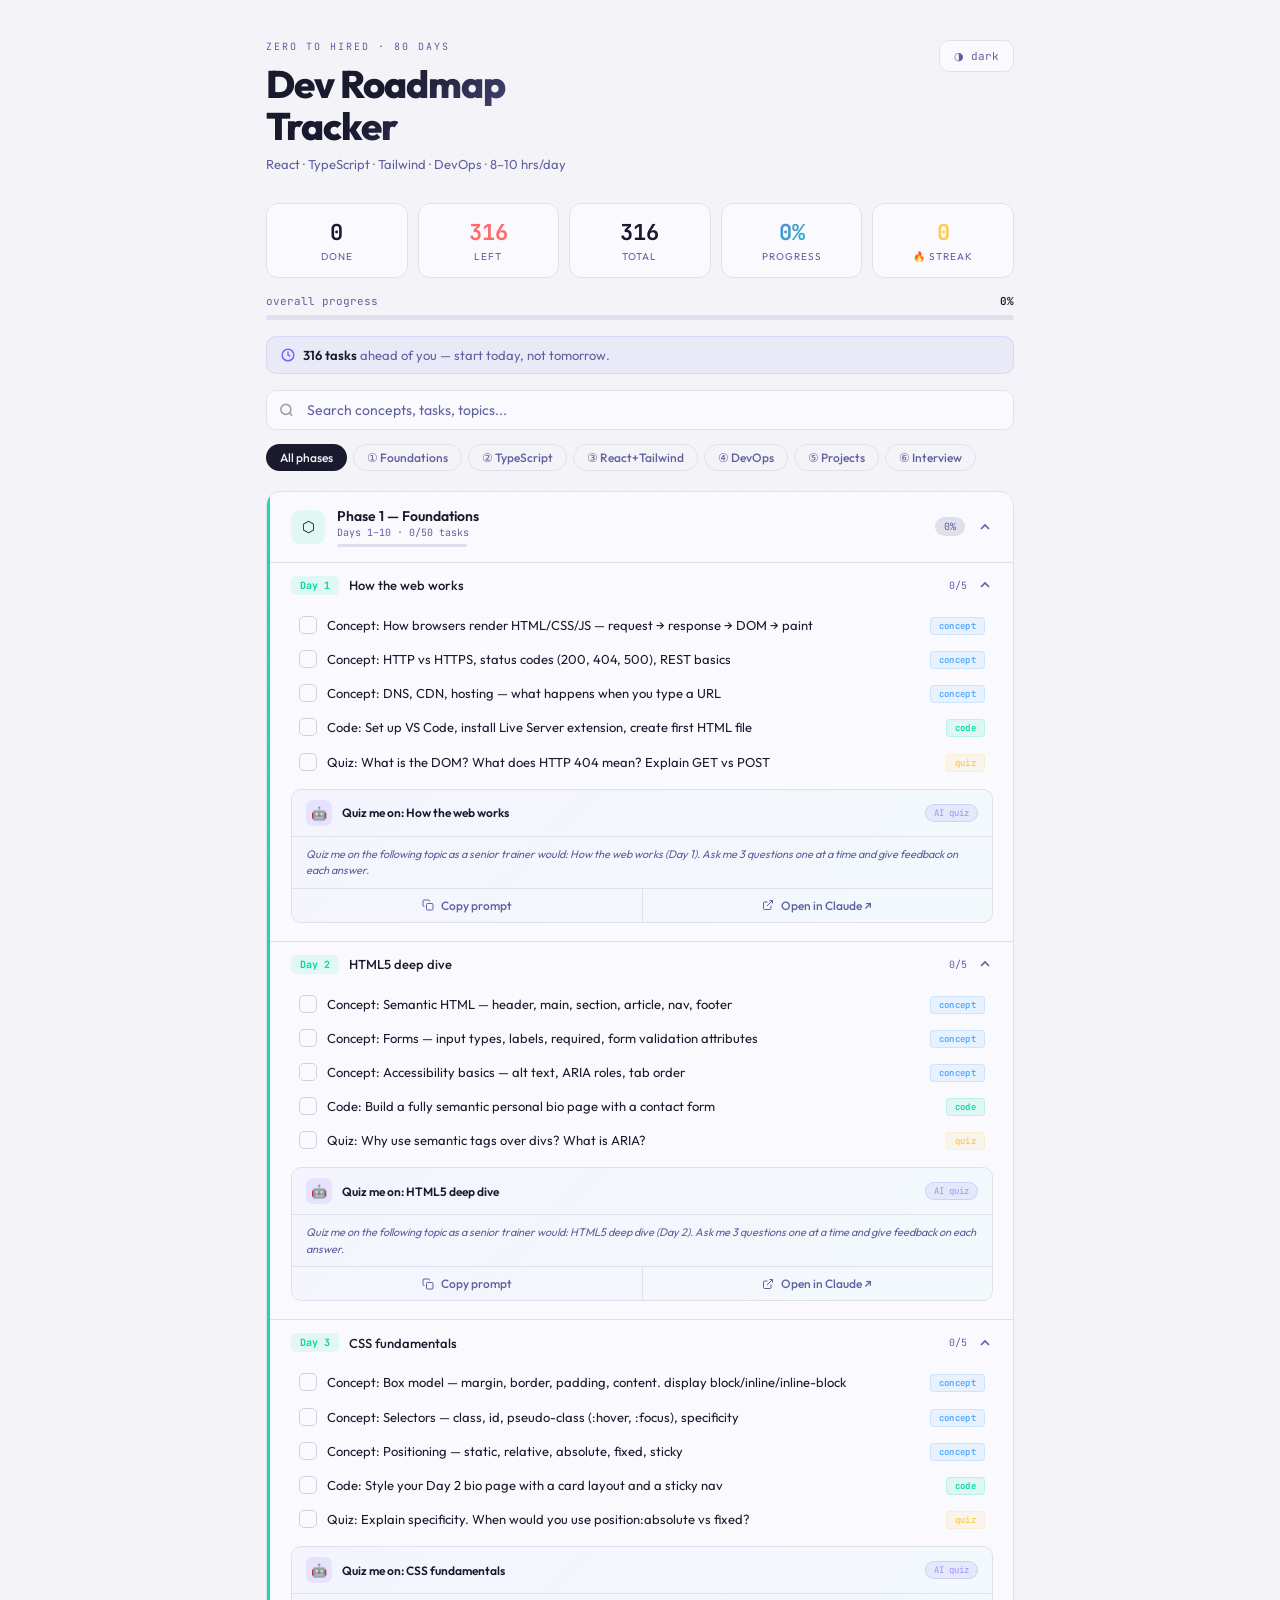
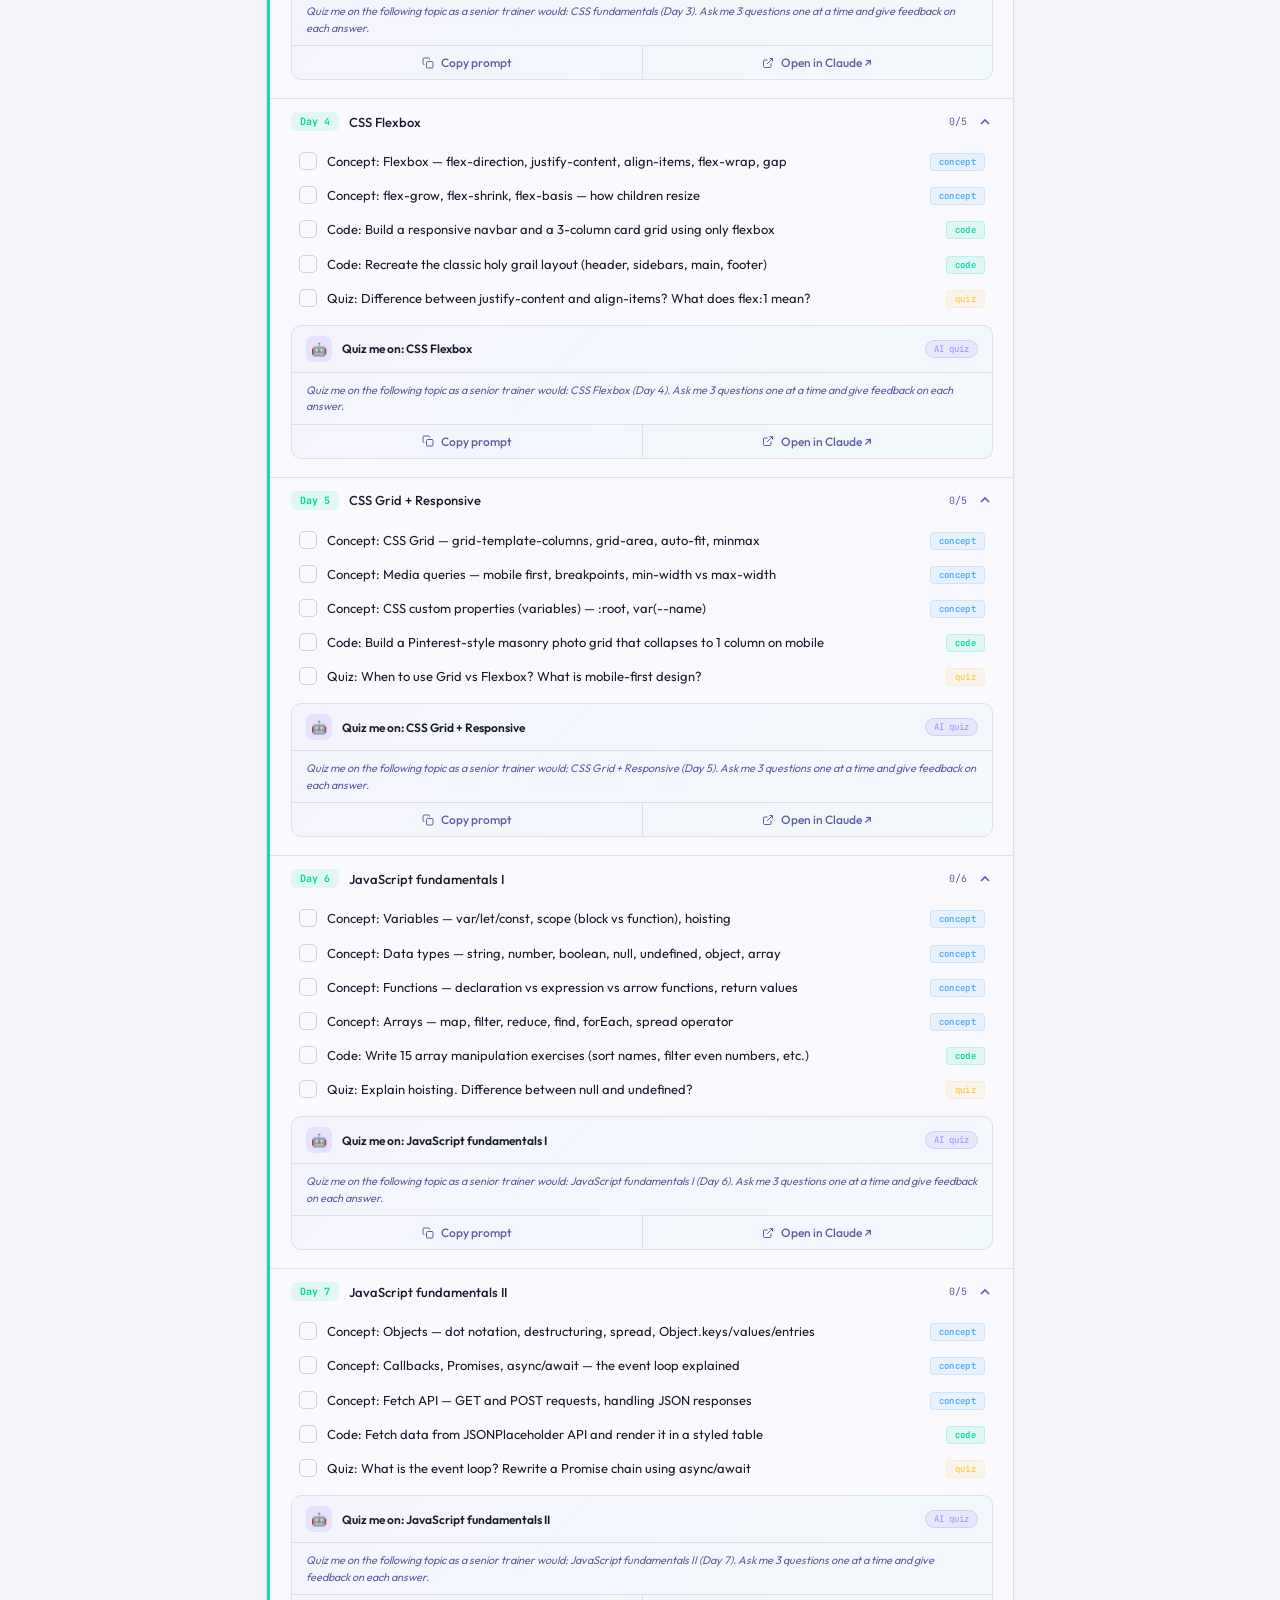
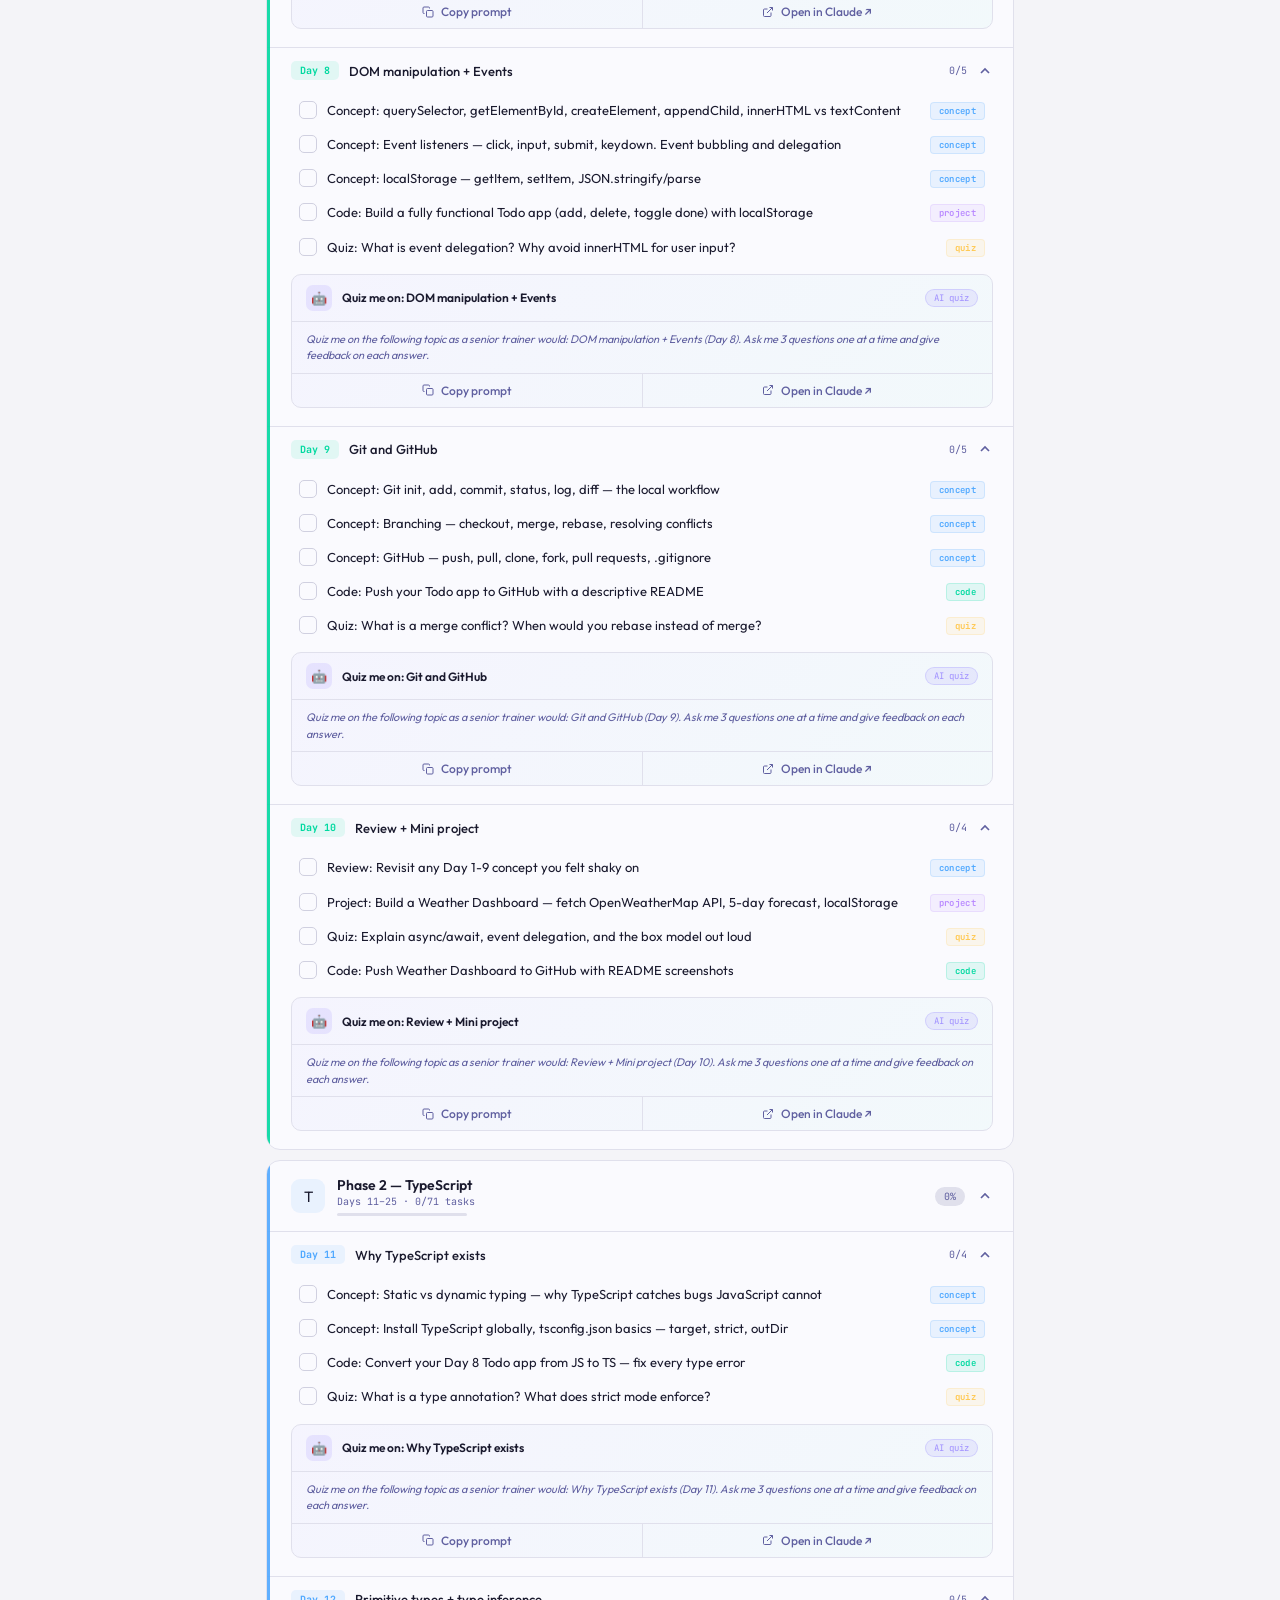
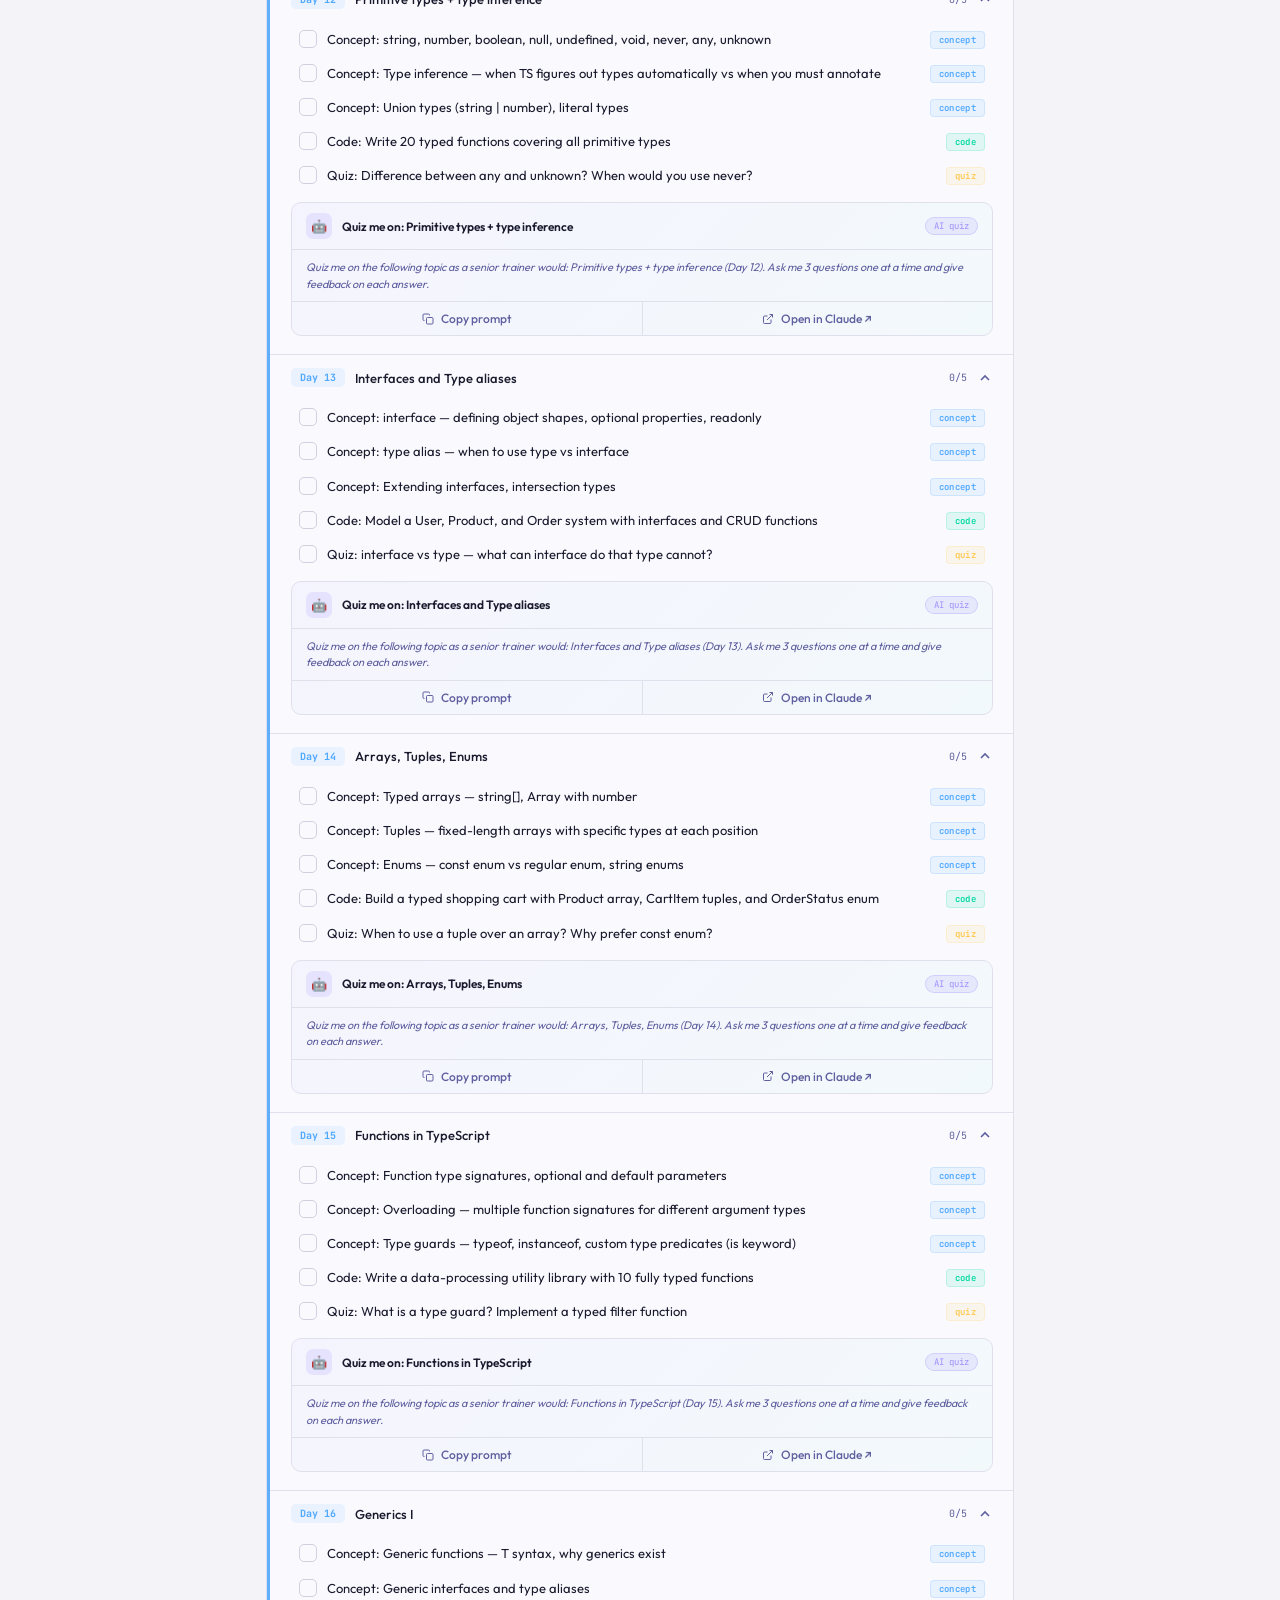
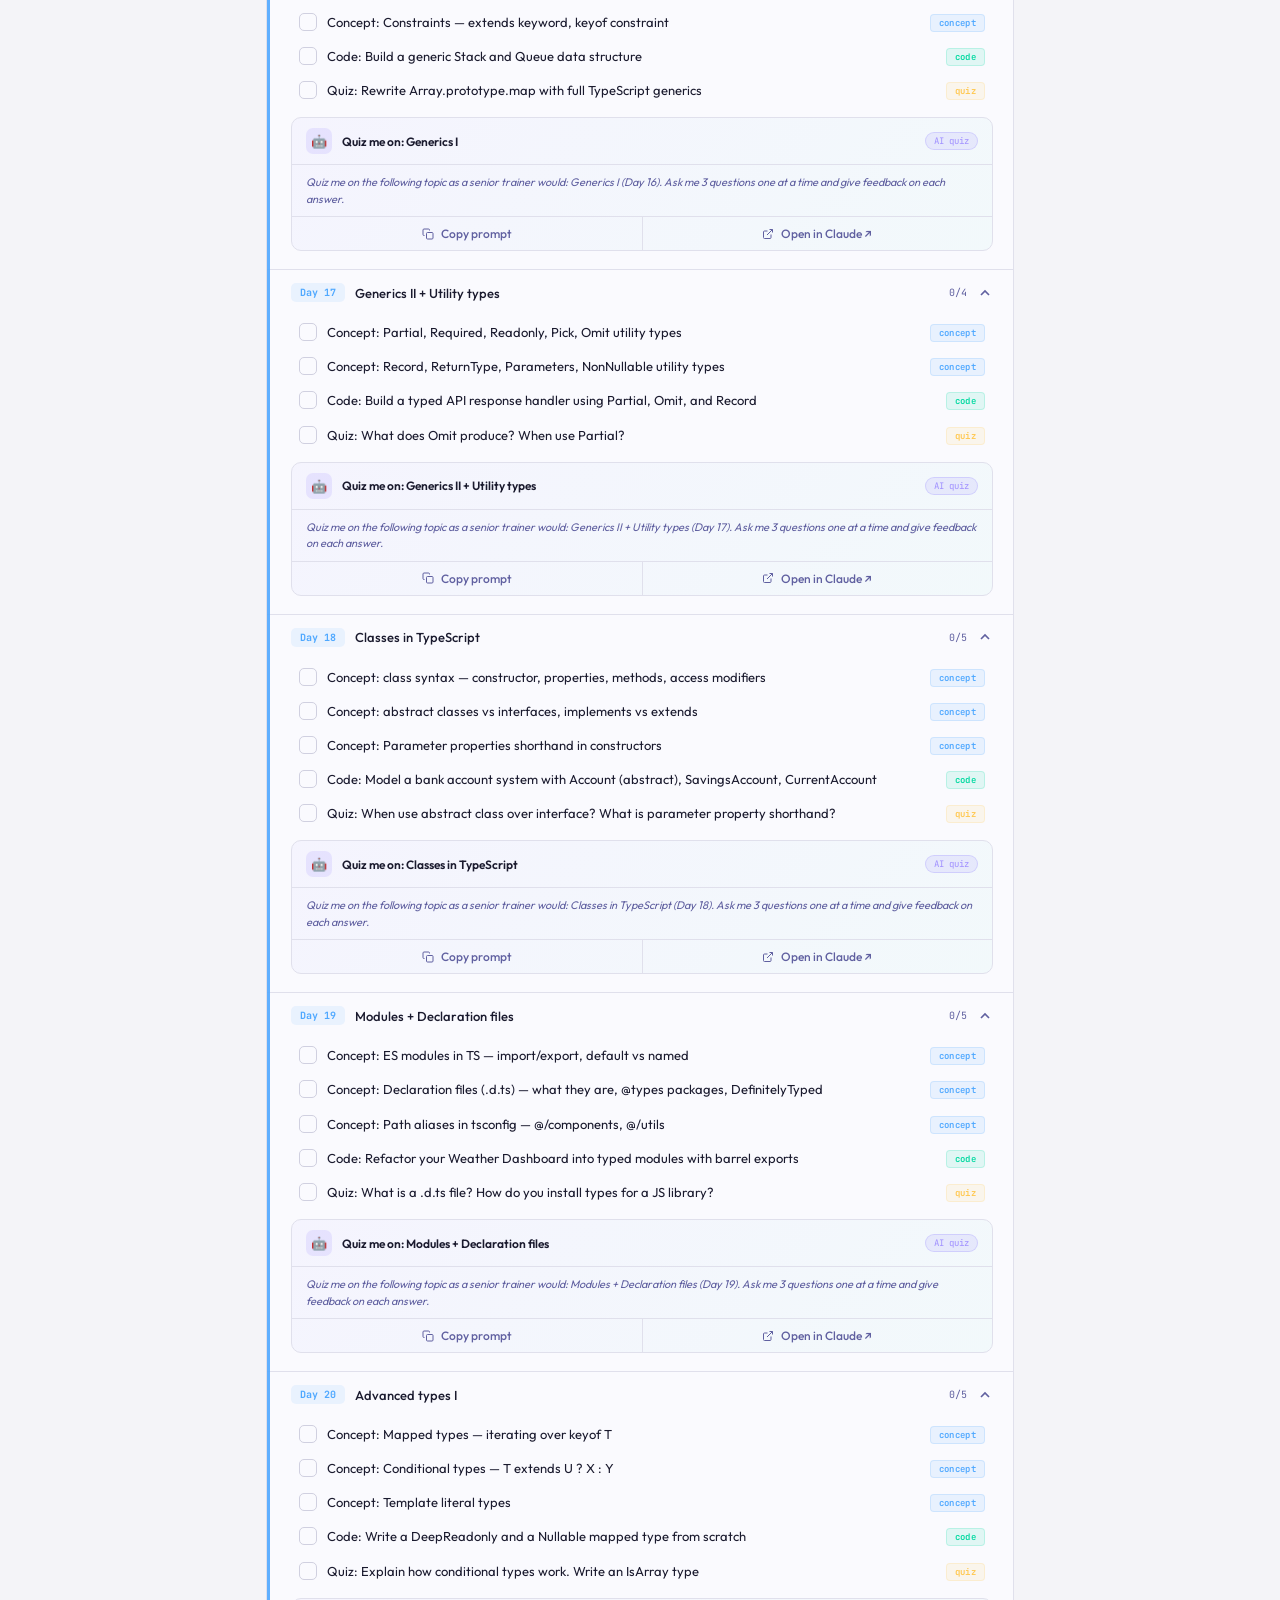
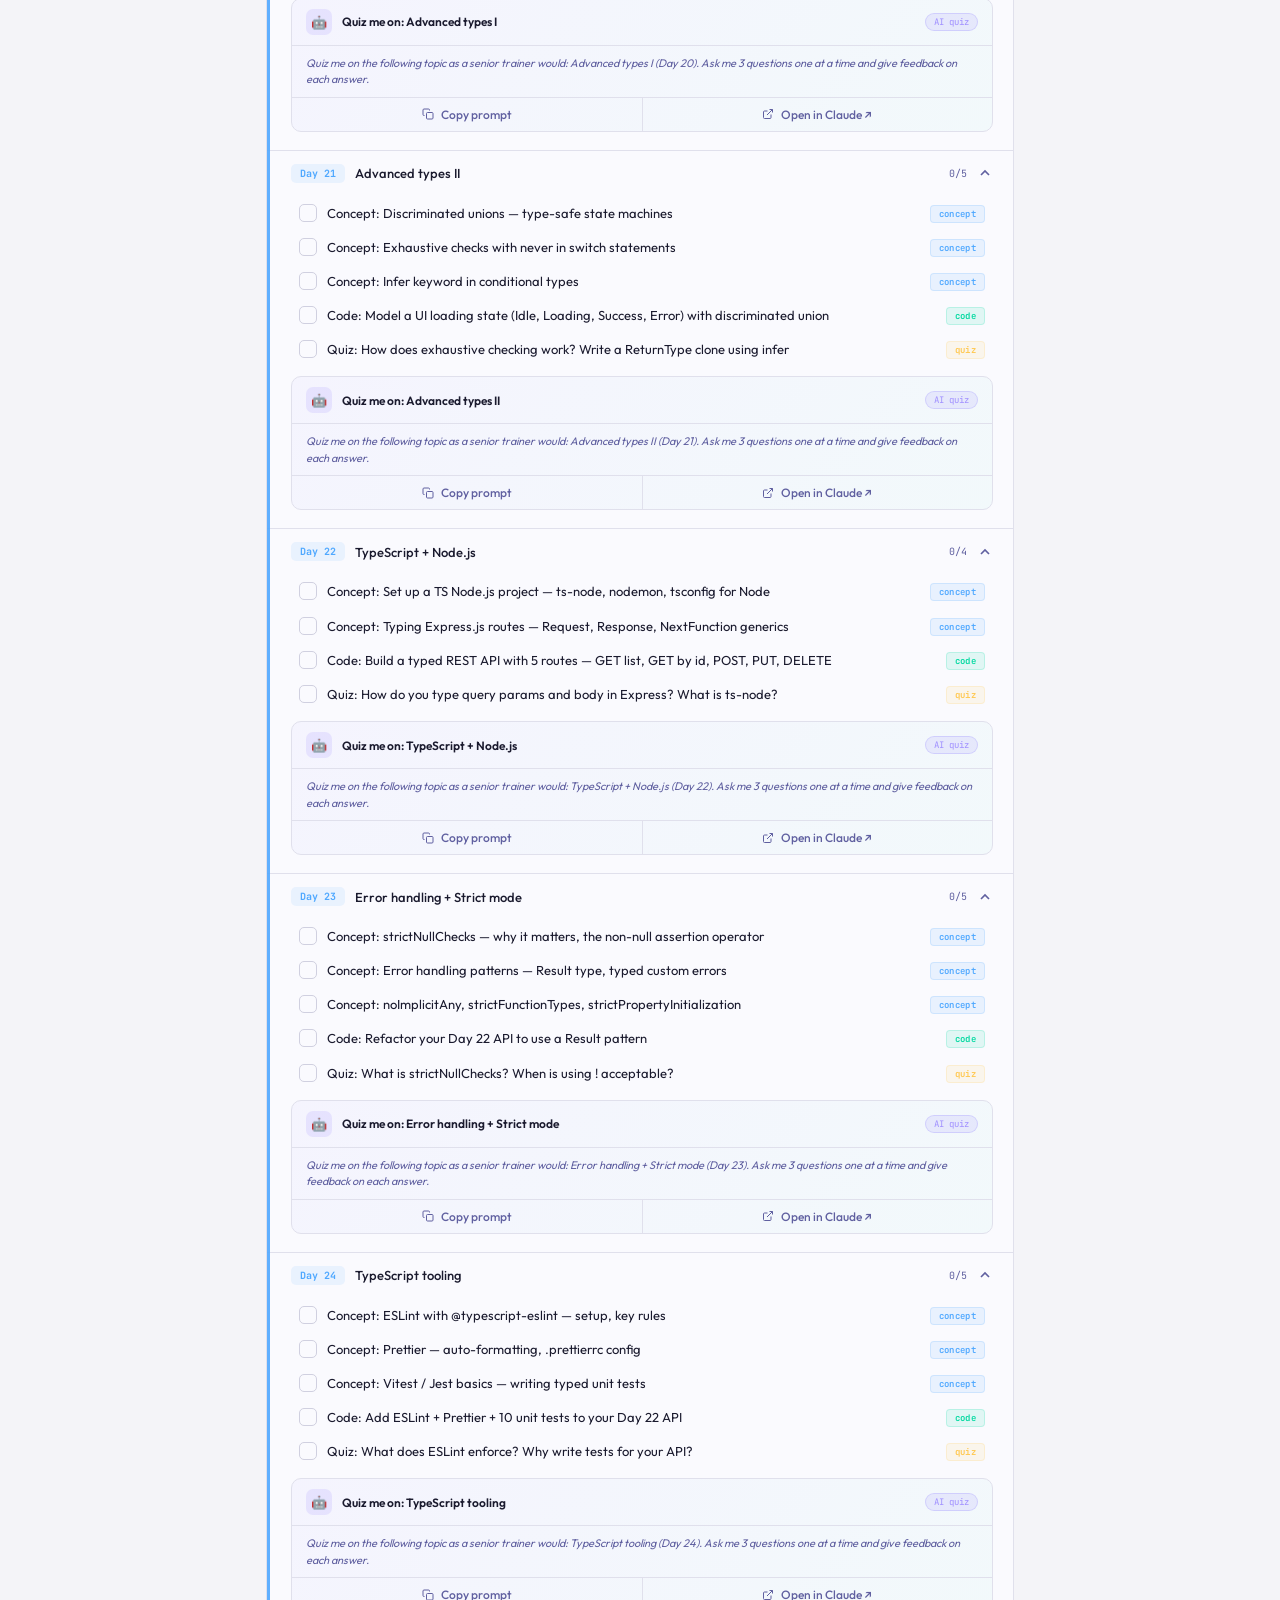
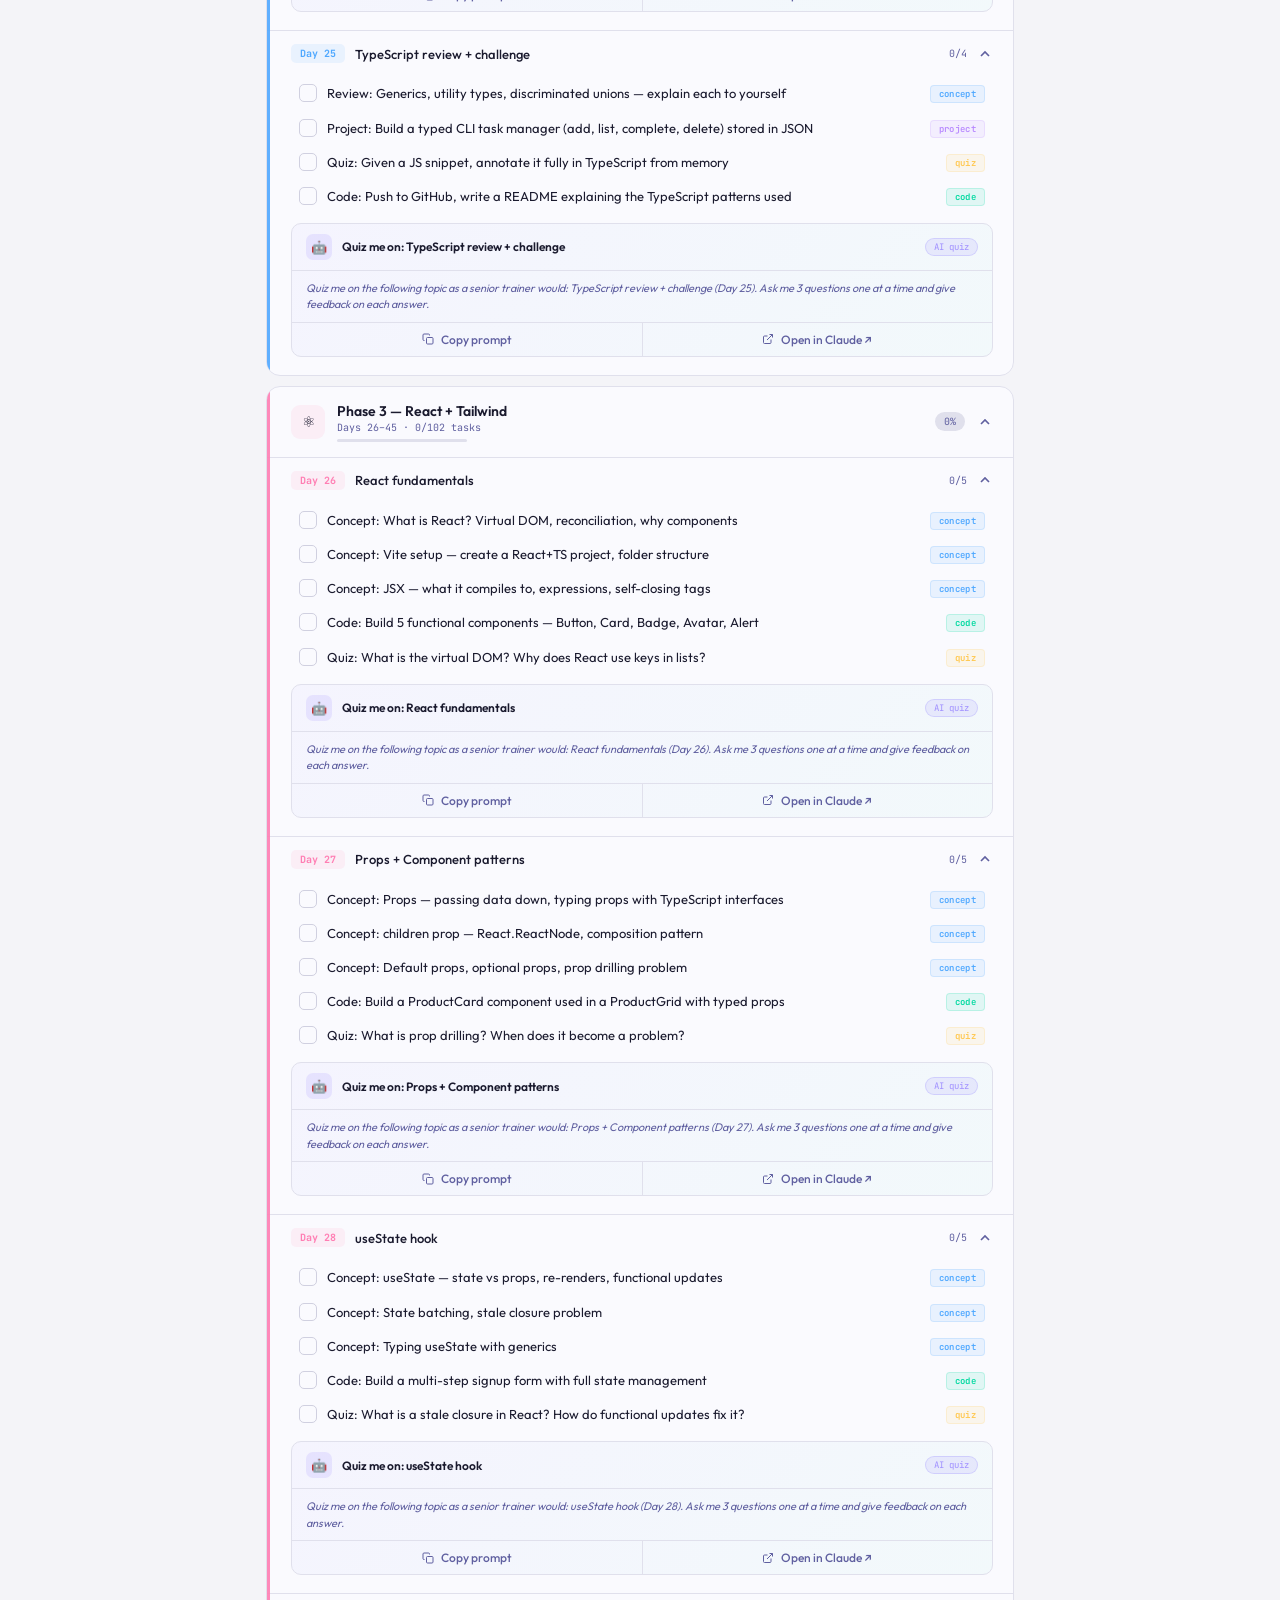
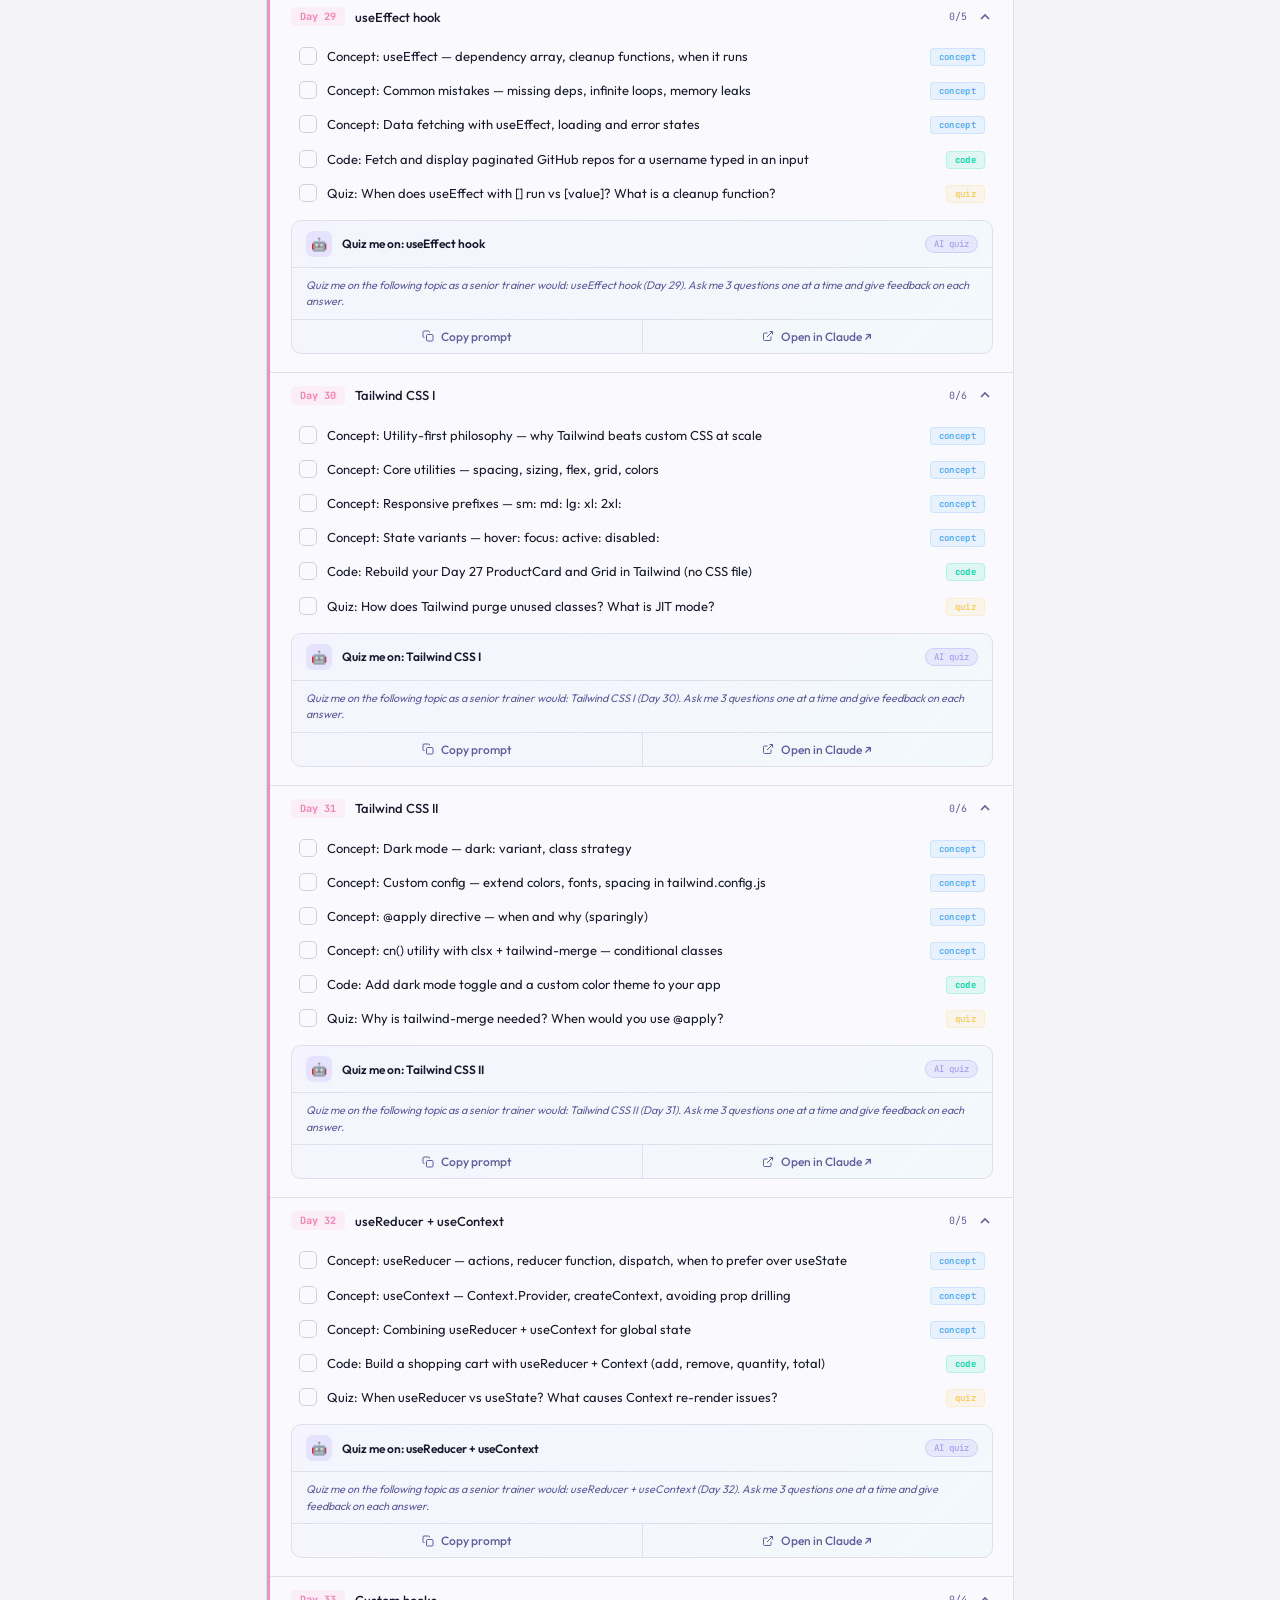
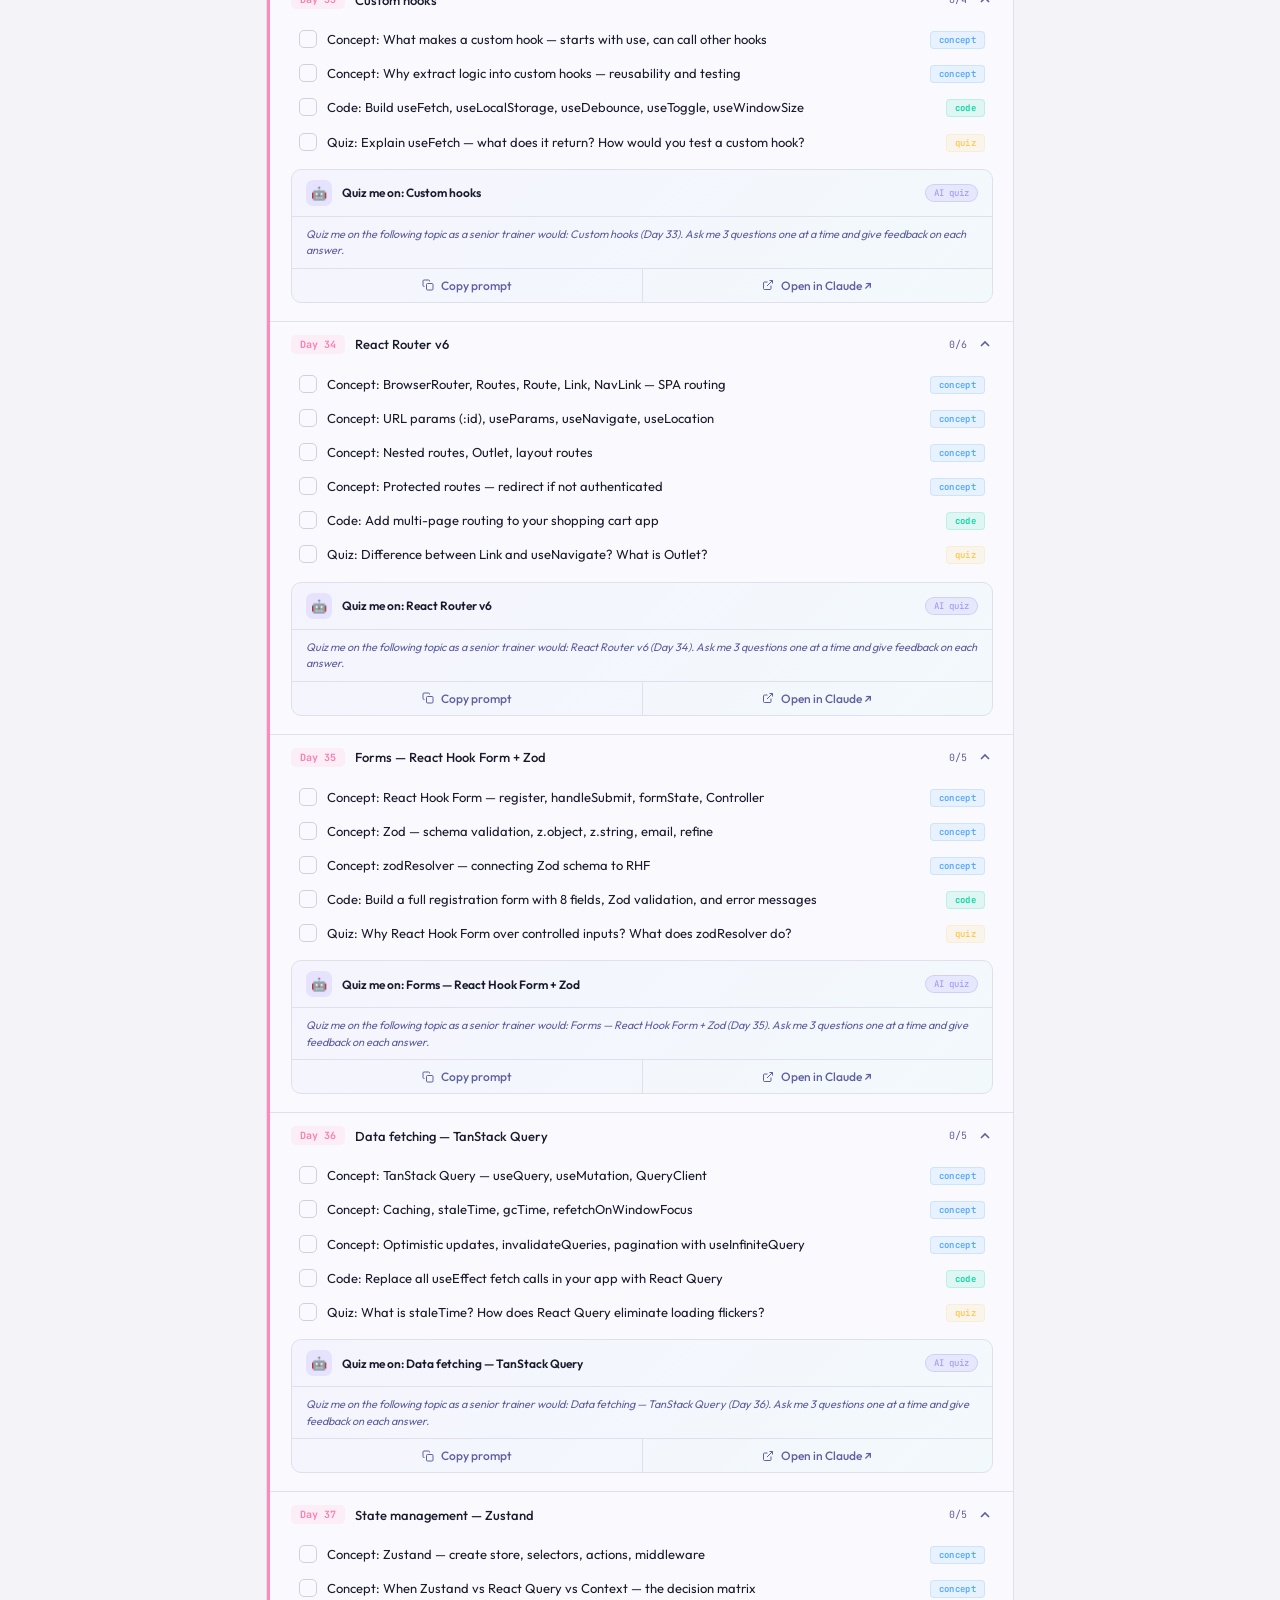
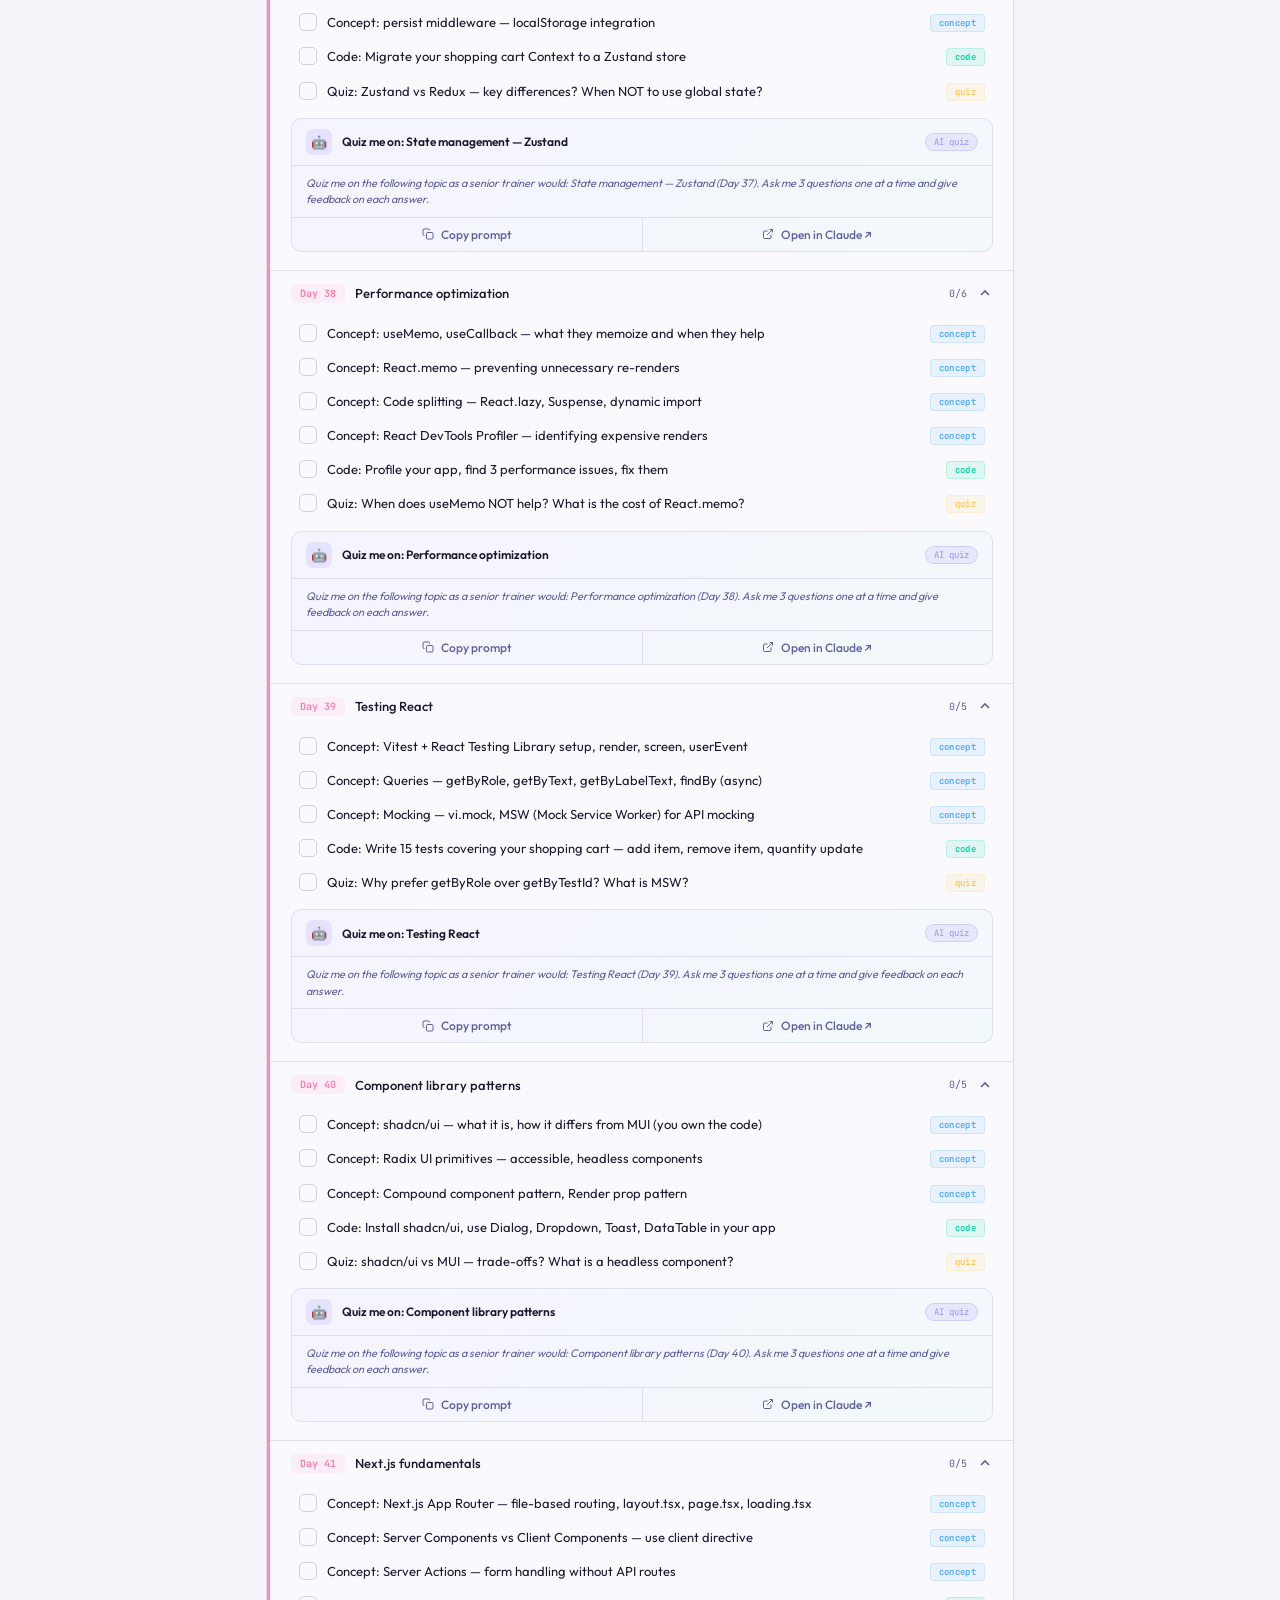
<file: index.html>
<!DOCTYPE html>
<html lang="en">
<head>
<meta charset="UTF-8"/>
<meta name="viewport" content="width=device-width, initial-scale=1.0"/>
<title>80-Day Dev Roadmap Tracker</title>
<link rel="preconnect" href="https://fonts.googleapis.com"/>
<link rel="preconnect" href="https://fonts.gstatic.com" crossorigin/>
<link href="https://fonts.googleapis.com/css2?family=JetBrains+Mono:wght@400;500;600;700&family=Outfit:wght@300;400;500;600;700;800&display=swap" rel="stylesheet"/>
<link rel="stylesheet" href="./css/style.css"/>
</head>
<body>

<!-- Top progress strip -->
<div id="top-strip"></div>

<div class="wrap">

  <!-- ── Header ── -->
  <div style="display:flex;align-items:flex-start;justify-content:space-between;margin-bottom:28px;gap:16px;">
    <div>
      <div class="header-eyebrow">Zero to Hired · 80 Days</div>
      <h1 class="header-title">Dev Roadmap<br/>Tracker</h1>
      <p class="header-sub">React · TypeScript · Tailwind · DevOps · 8–10 hrs/day</p>
    </div>
    <button id="theme-btn" class="theme-btn" onclick="toggleTheme()">◑ dark</button>
  </div>

  <!-- ── Stats — 5 cards ── -->
  <div class="stats-grid">
    <div class="stat-card">
      <div class="stat-num" id="s-done">0</div>
      <div class="stat-lbl">Done</div>
    </div>
    <div class="stat-card">
      <div class="stat-num" style="color:#ff6b6b;" id="s-left">0</div>
      <div class="stat-lbl">Left</div>
    </div>
    <div class="stat-card">
      <div class="stat-num" id="s-total">0</div>
      <div class="stat-lbl">Total</div>
    </div>
    <div class="stat-card">
      <div class="stat-num" style="background:linear-gradient(135deg,#7864ff,#00d9a0);-webkit-background-clip:text;-webkit-text-fill-color:transparent;background-clip:text;" id="s-pct">0%</div>
      <div class="stat-lbl">Progress</div>
    </div>
    <div class="stat-card">
      <div class="stat-num" style="color:#ffc850;" id="s-streak">0</div>
      <div class="stat-lbl">🔥 Streak</div>
    </div>
  </div>

  <!-- ── Overall progress bar ── -->
  <div style="margin-bottom:16px;">
    <div class="prog-row">
      <span class="prog-label">overall progress</span>
      <span class="prog-pct" id="prog-lbl">0%</span>
    </div>
    <div class="prog-bar">
      <div id="prog"></div>
    </div>
  </div>

  <!-- ── Tasks left banner ── -->
  <div class="left-banner" id="left-banner">
    <svg width="14" height="14" viewBox="0 0 24 24" fill="none" stroke="#7864ff" stroke-width="2.5">
      <circle cx="12" cy="12" r="10"/><polyline points="12 6 12 12 16 14"/>
    </svg>
    <span id="left-msg">Loading...</span>
  </div>

  <!-- ── Search ── -->
  <div class="search-wrap">
    <svg class="search-icon" width="15" height="15" viewBox="0 0 24 24" fill="none" stroke="currentColor" stroke-width="2.5">
      <circle cx="11" cy="11" r="8"/><path d="m21 21-4.35-4.35"/>
    </svg>
    <input type="text" class="search-input" placeholder="Search concepts, tasks, topics..." id="search"/>
  </div>

  <!-- ── Phase tabs ── -->
  <div class="tab-row" id="tabs">
    <button class="tab-pill active" data-phase="all">All phases</button>
    <button class="tab-pill" data-phase="0">① Foundations</button>
    <button class="tab-pill" data-phase="1">② TypeScript</button>
    <button class="tab-pill" data-phase="2">③ React+Tailwind</button>
    <button class="tab-pill" data-phase="3">④ DevOps</button>
    <button class="tab-pill" data-phase="4">⑤ Projects</button>
    <button class="tab-pill" data-phase="5">⑥ Interview</button>
  </div>

  <!-- ── Phases rendered here by JS ── -->
  <div id="phases-wrap"></div>

  <!-- ── Reset ── -->
  <div style="text-align:center;margin-top:28px;">
    <button class="reset-btn" onclick="if(confirm('Reset ALL progress? Cannot be undone.')) resetAll()">
      ↺ reset all progress
    </button>
  </div>

</div>

  <script src="./js/app.js"></script>
</body>
</html>
</file>
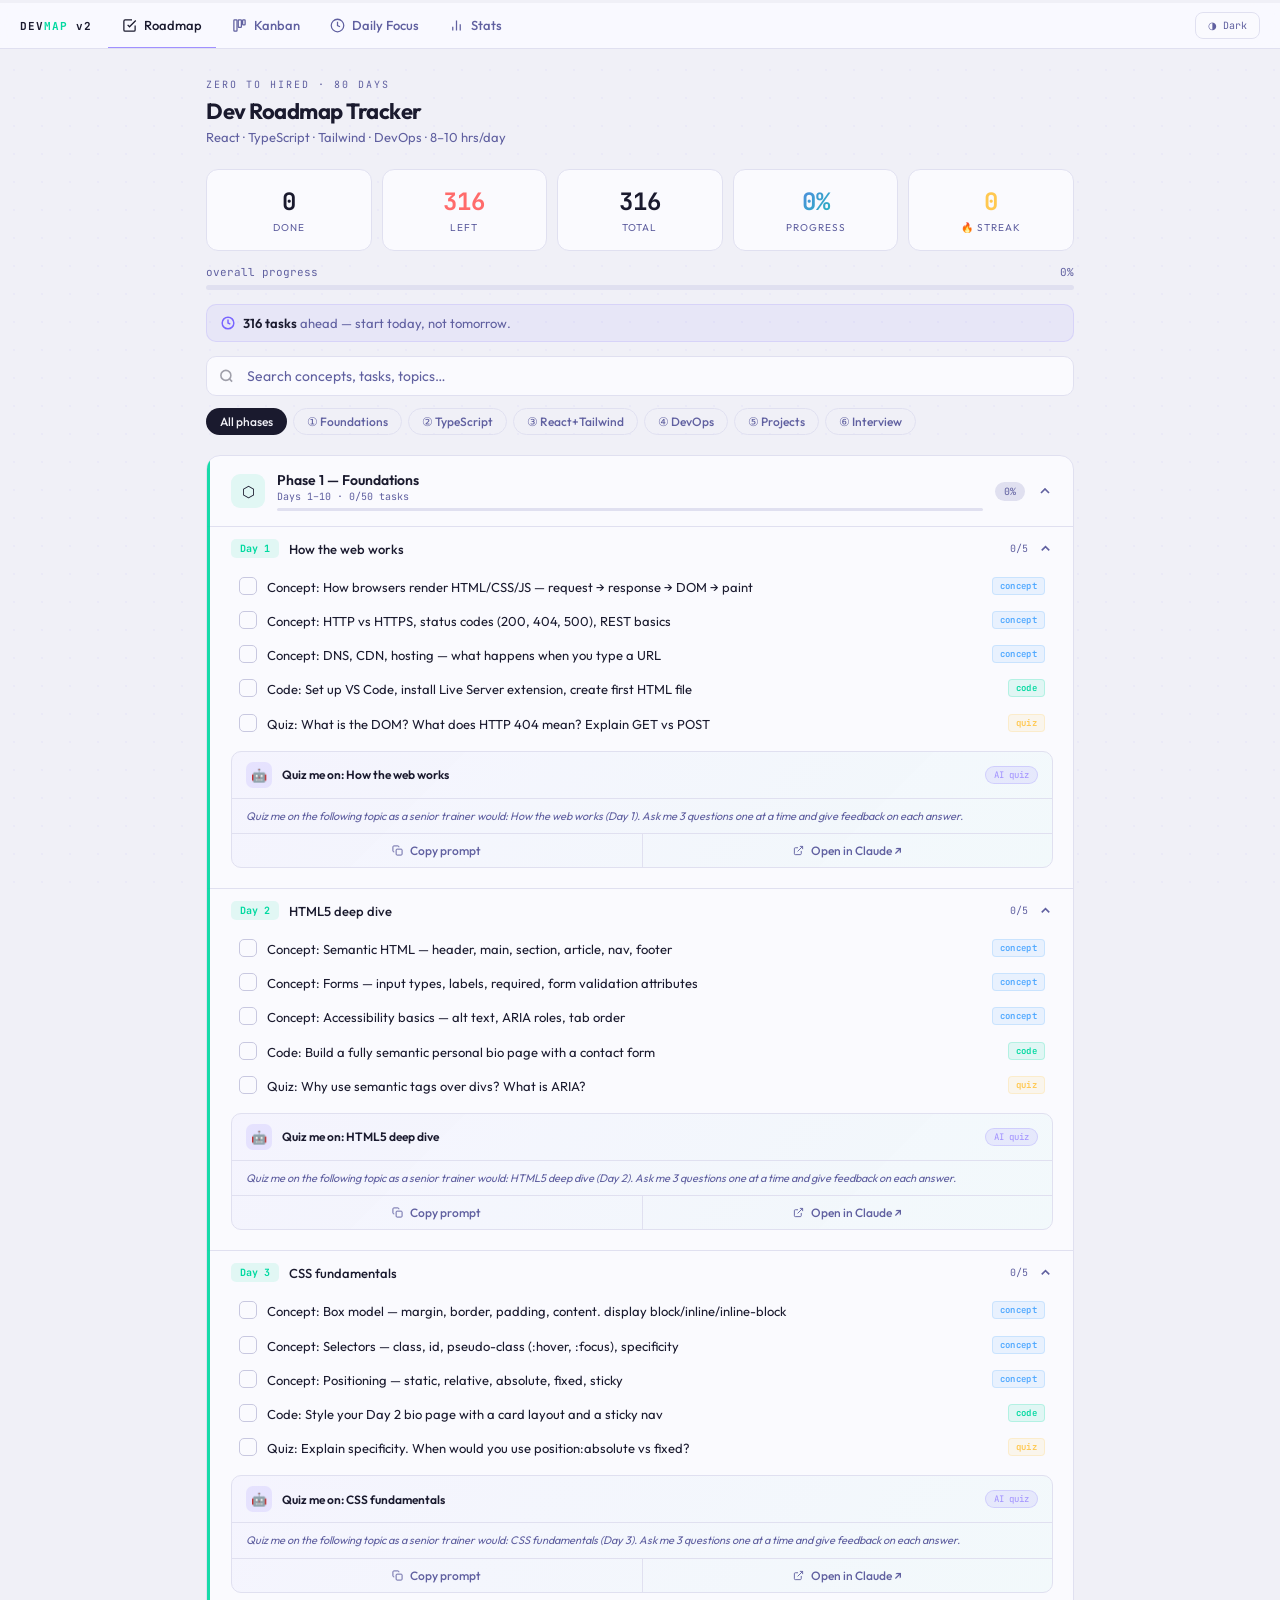
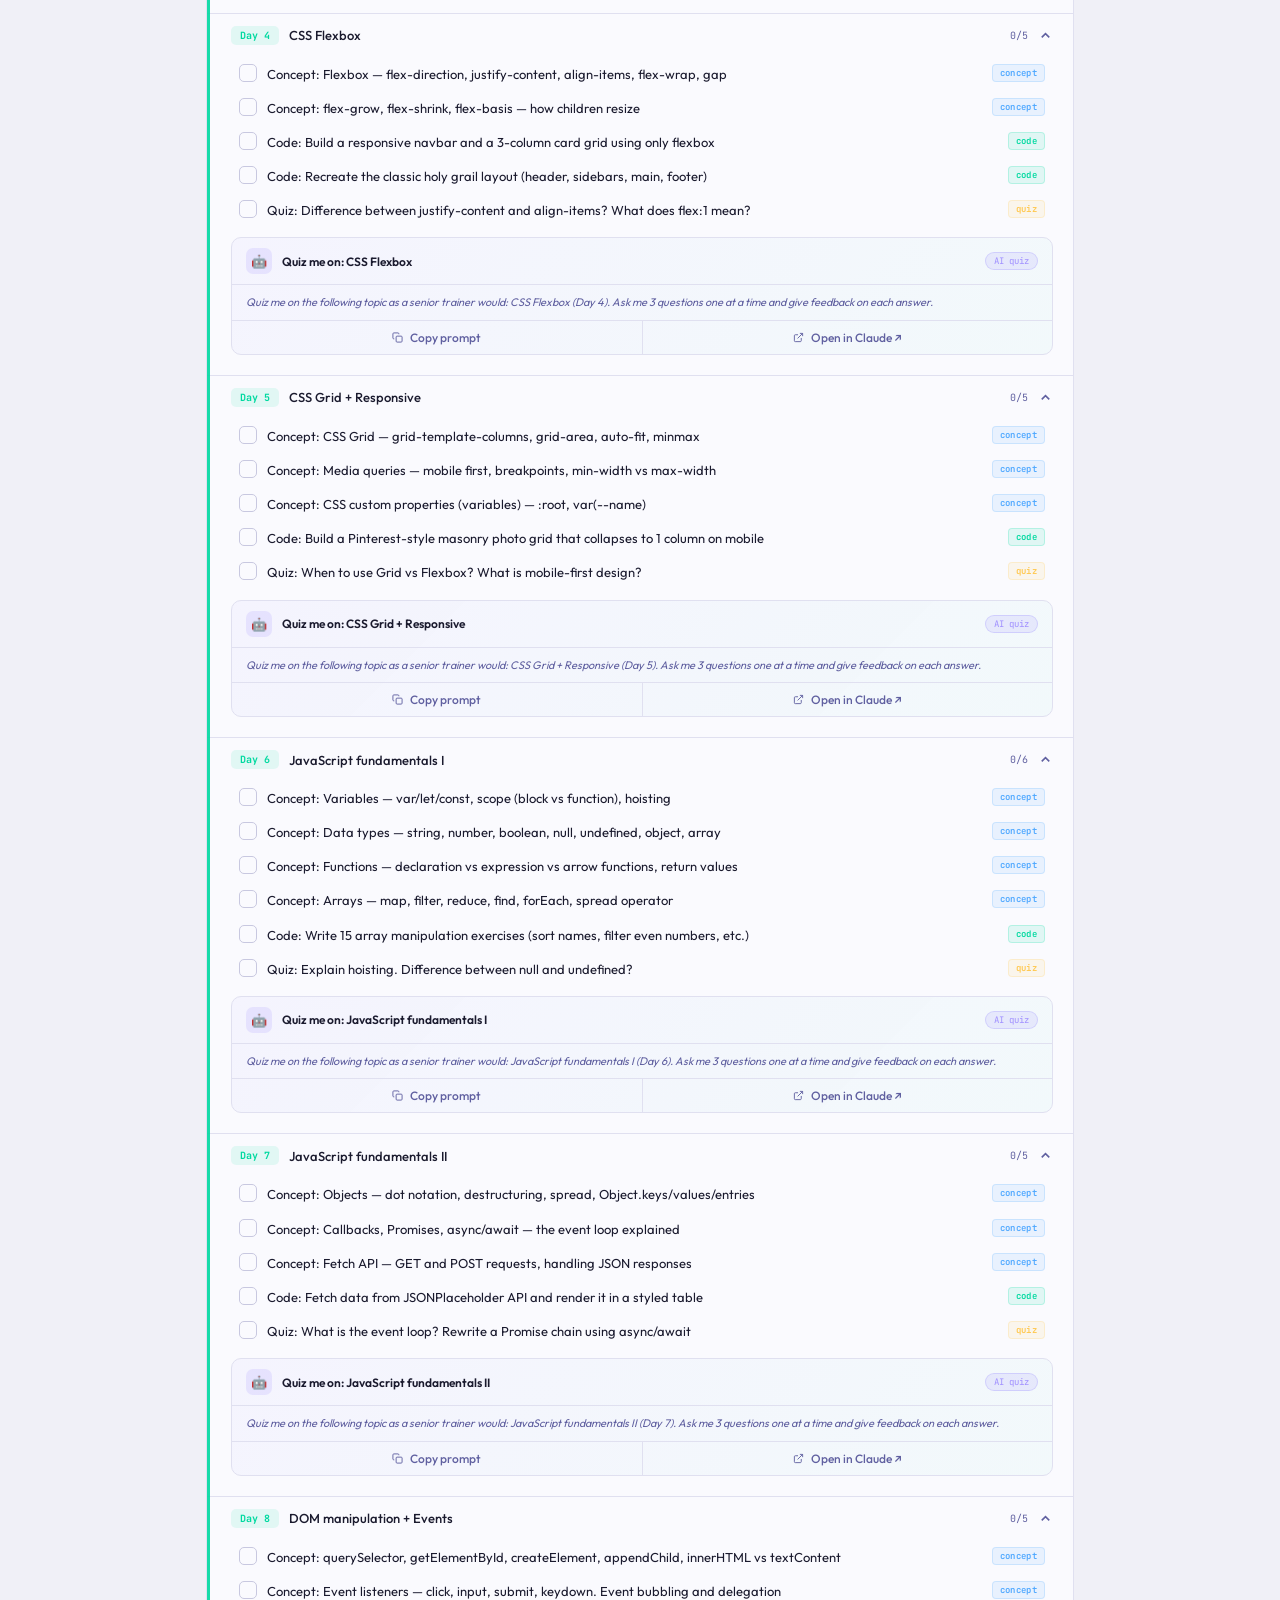
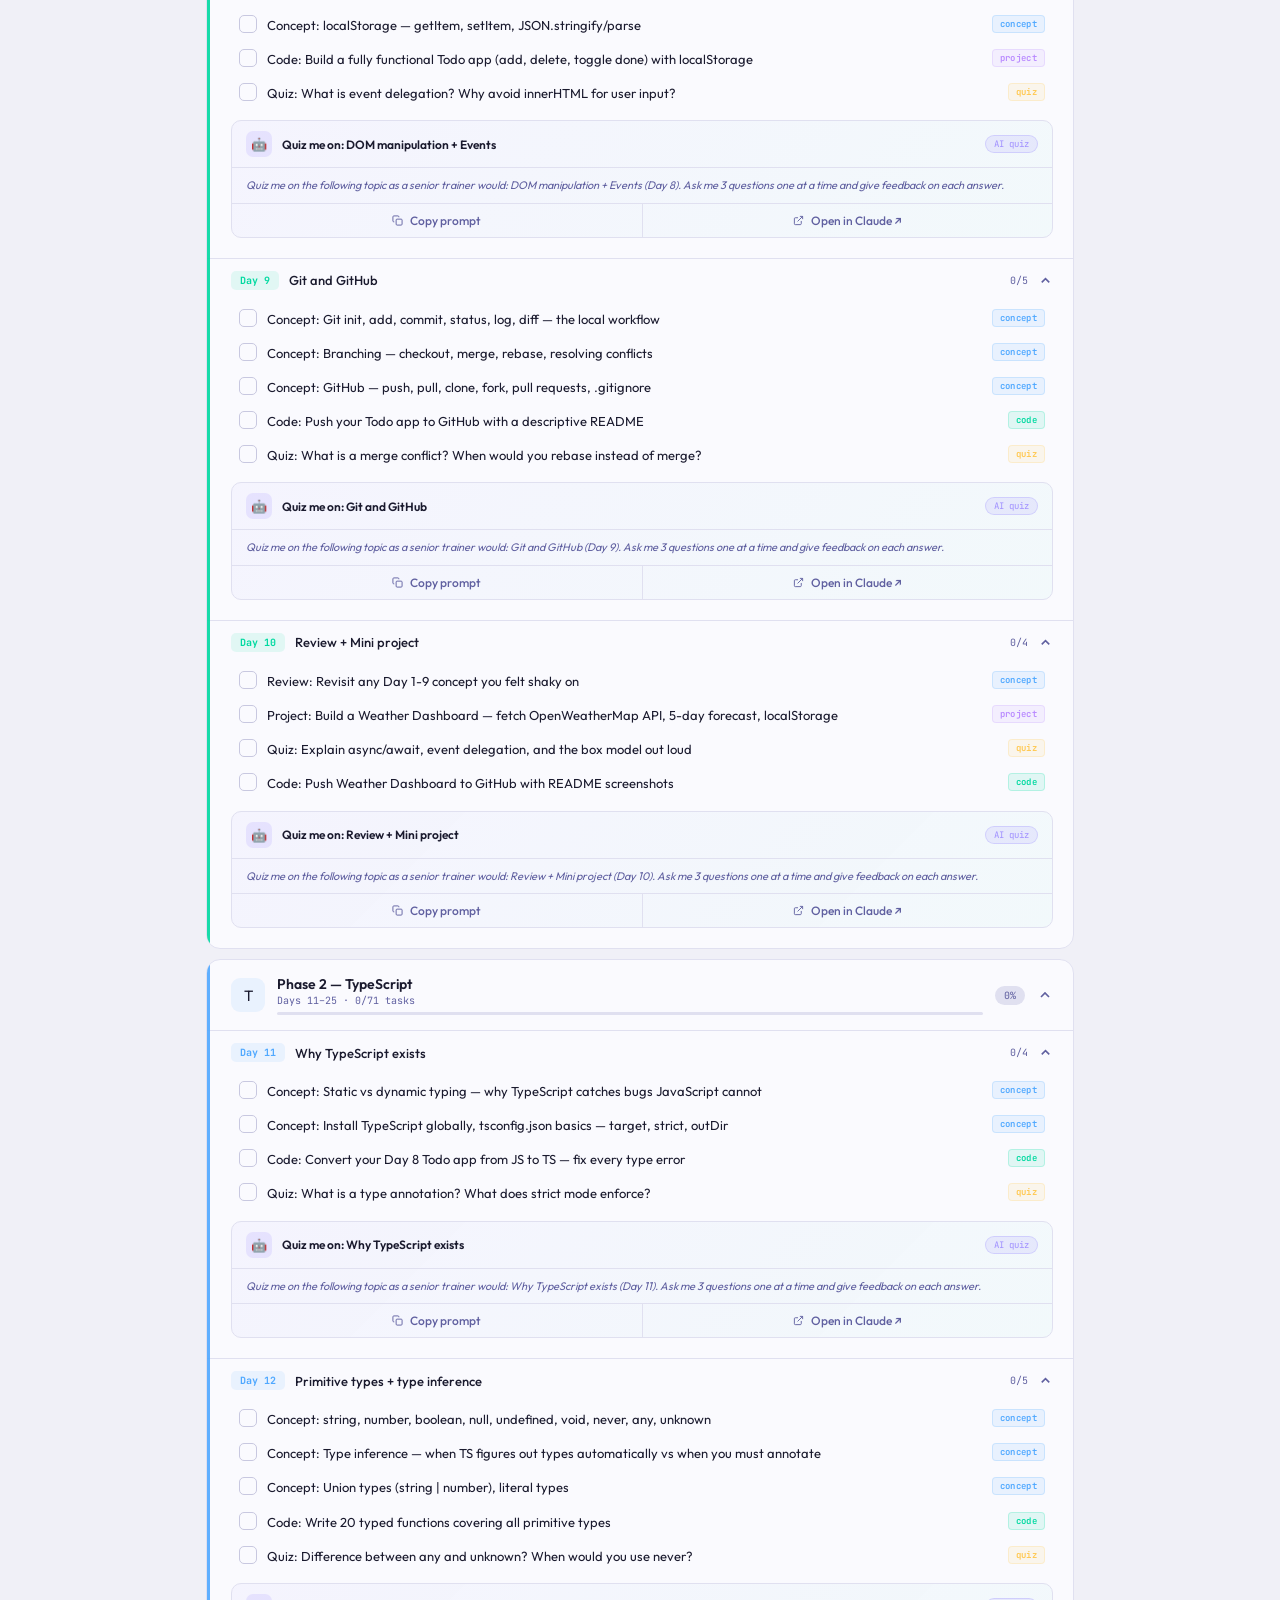
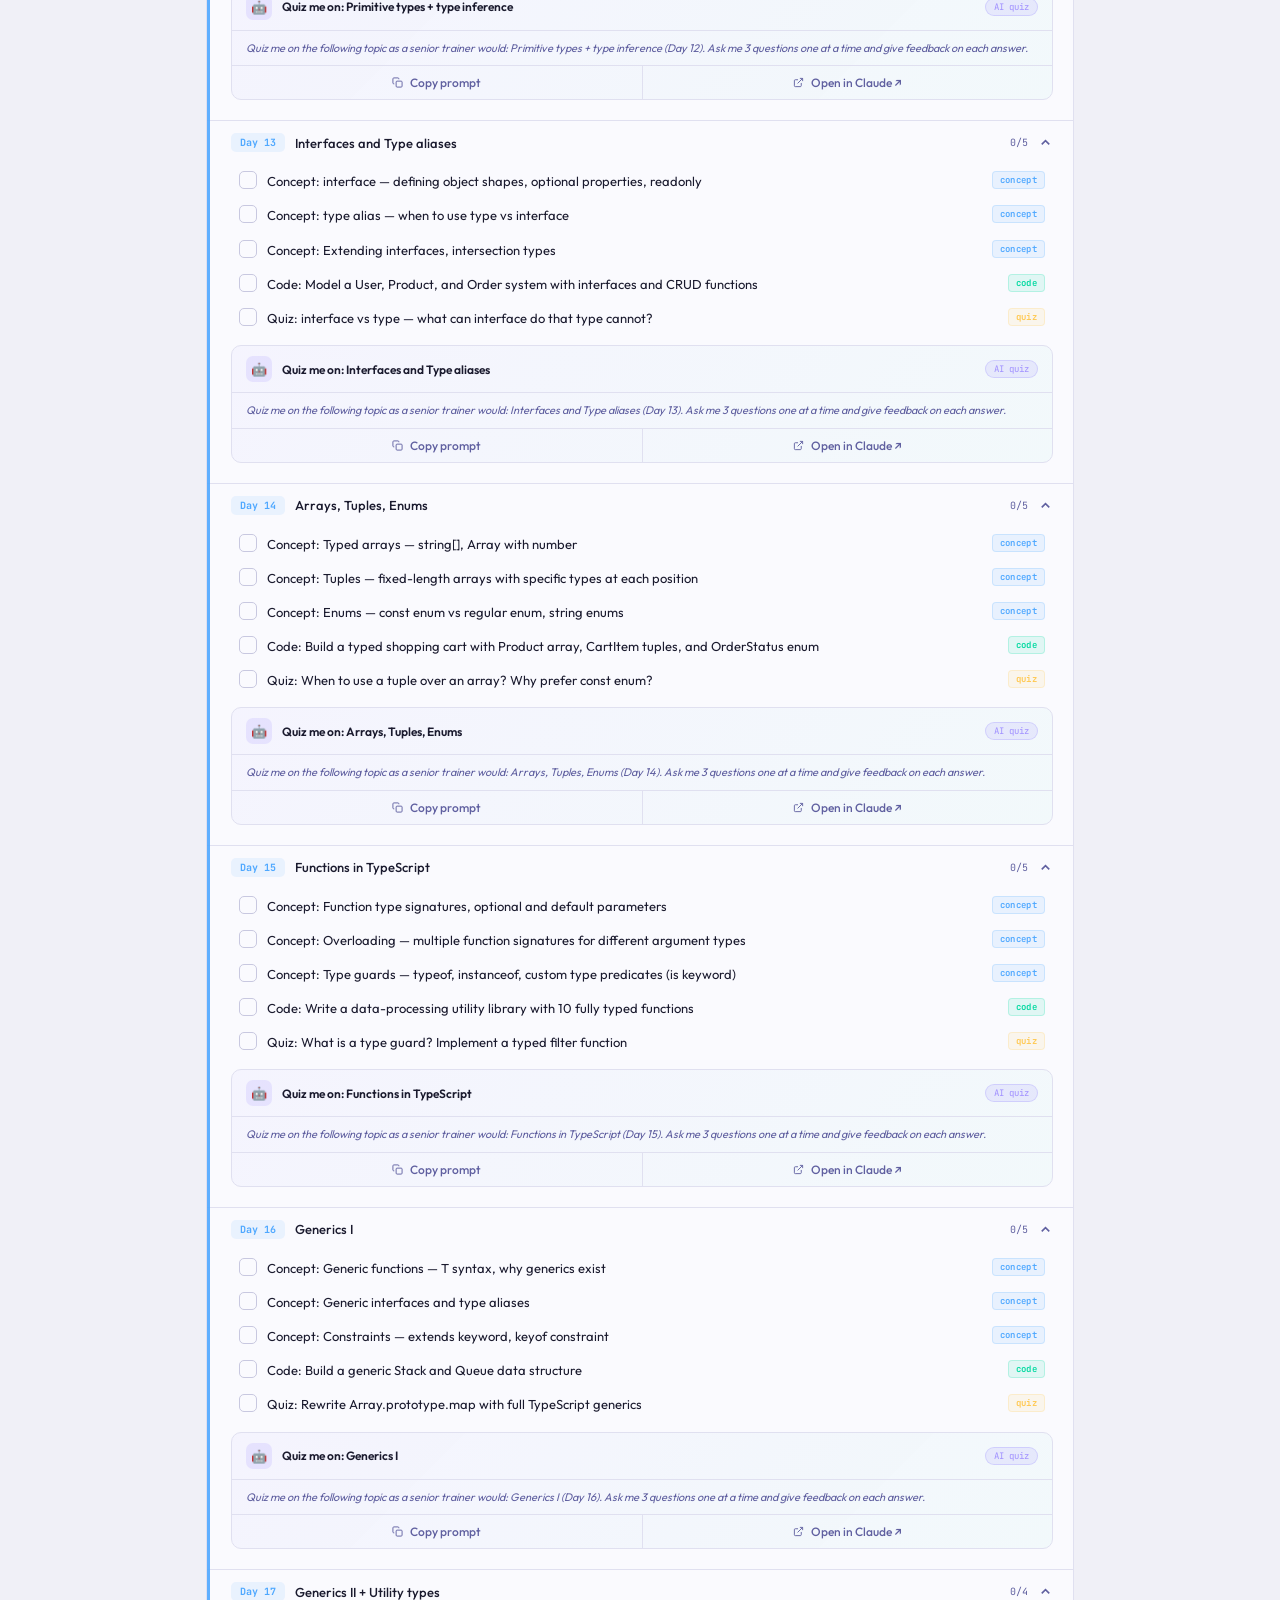
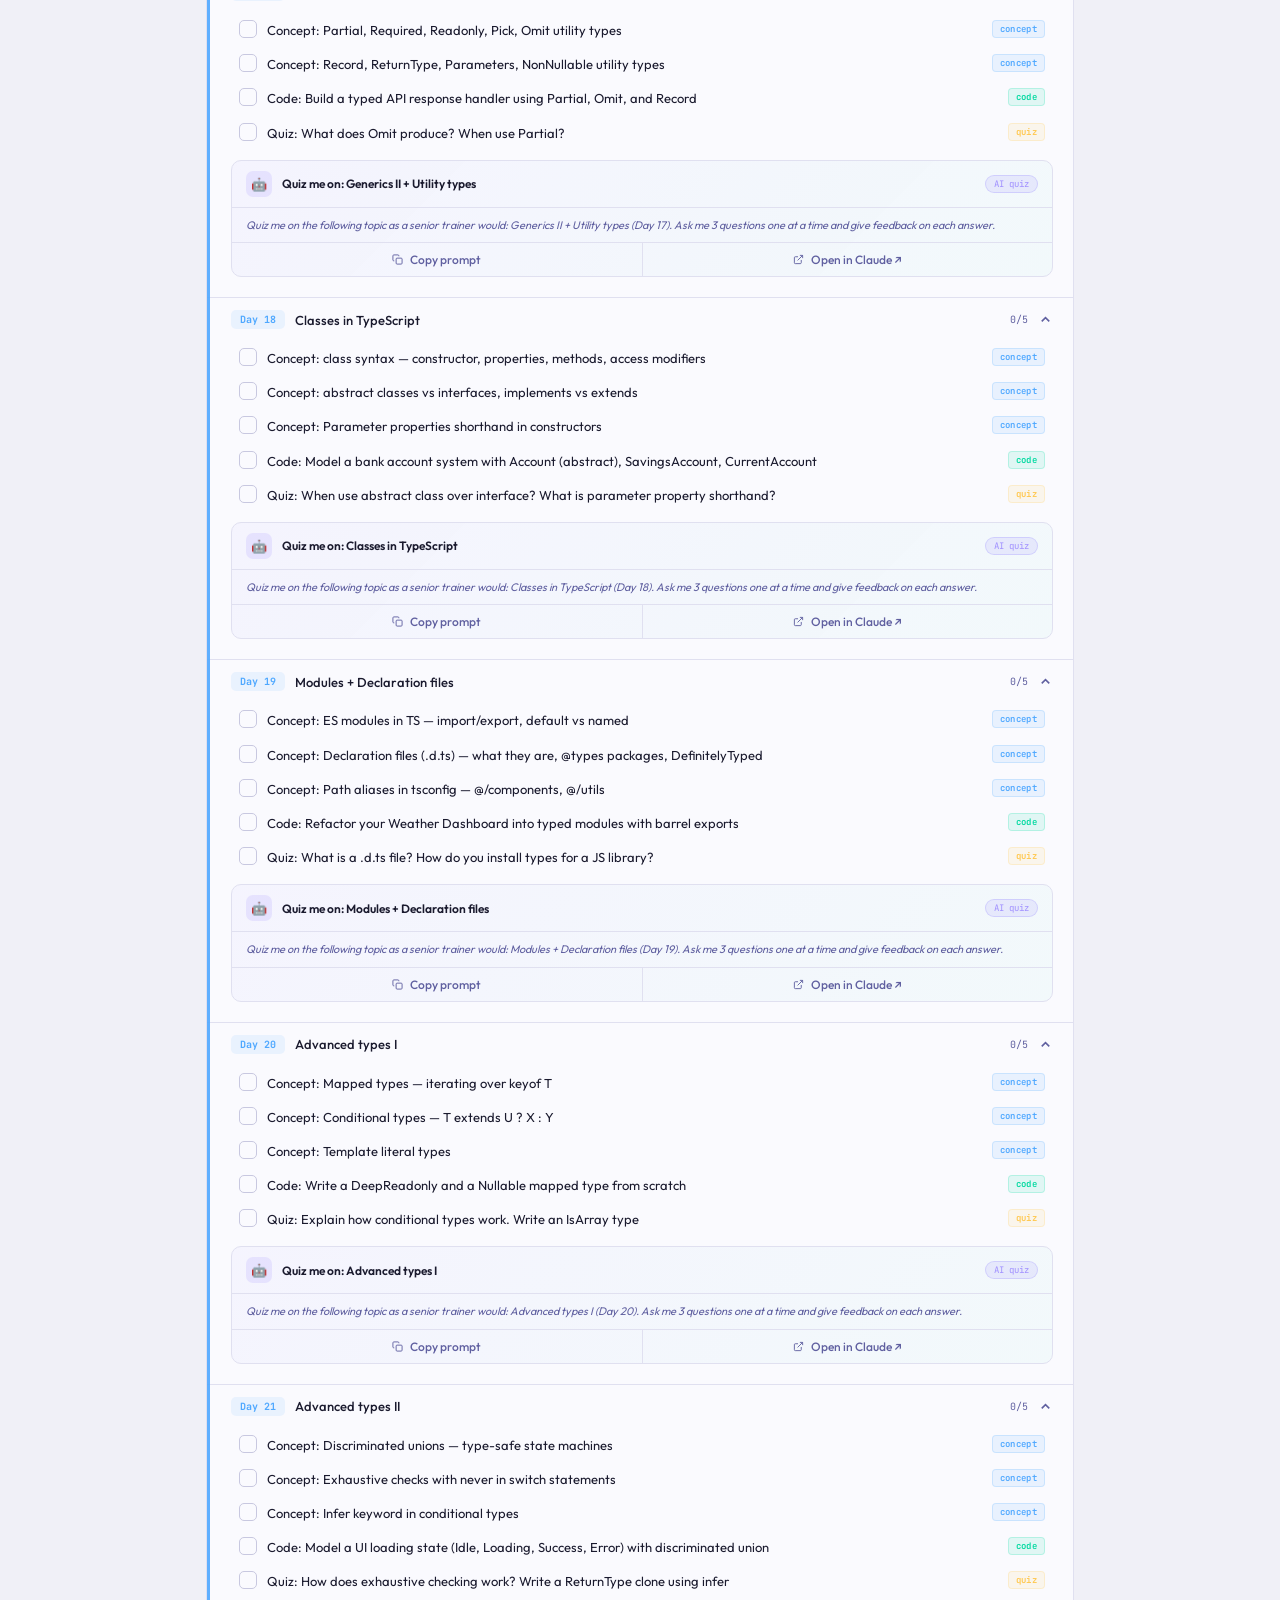
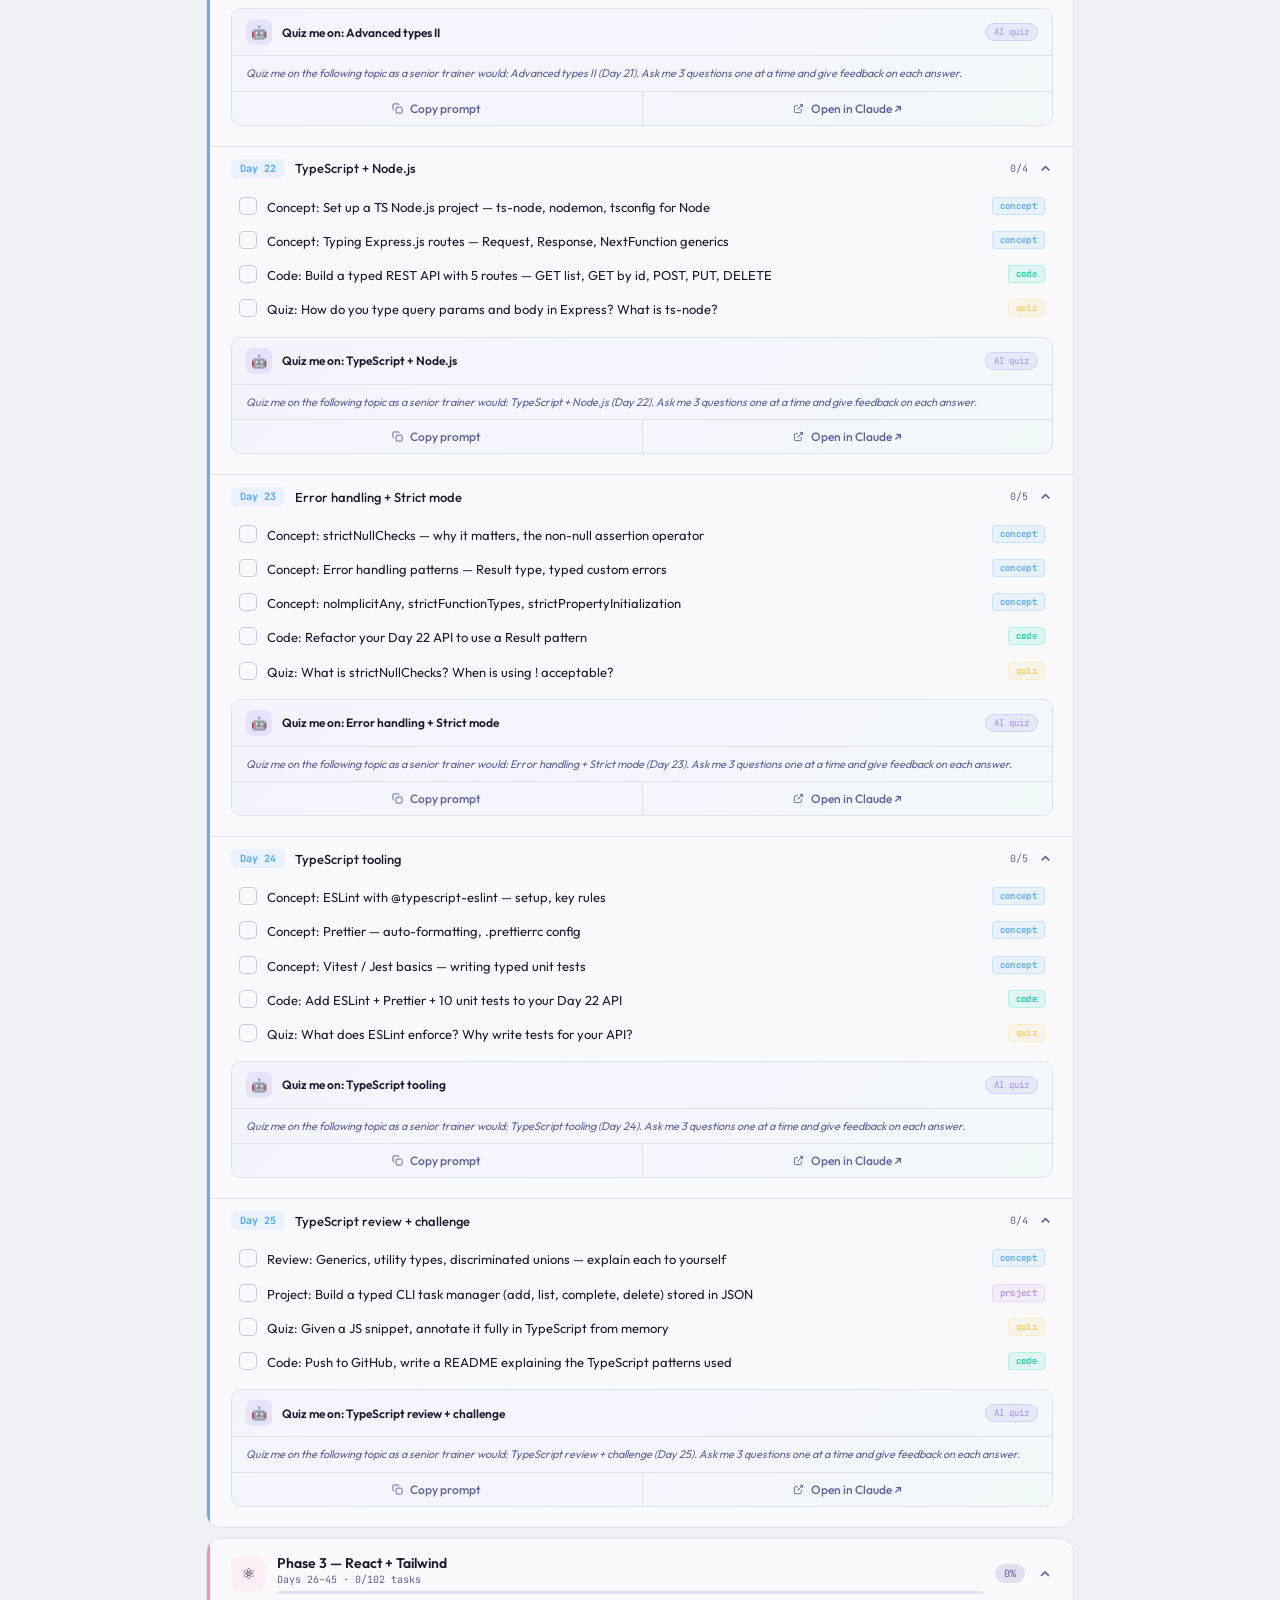
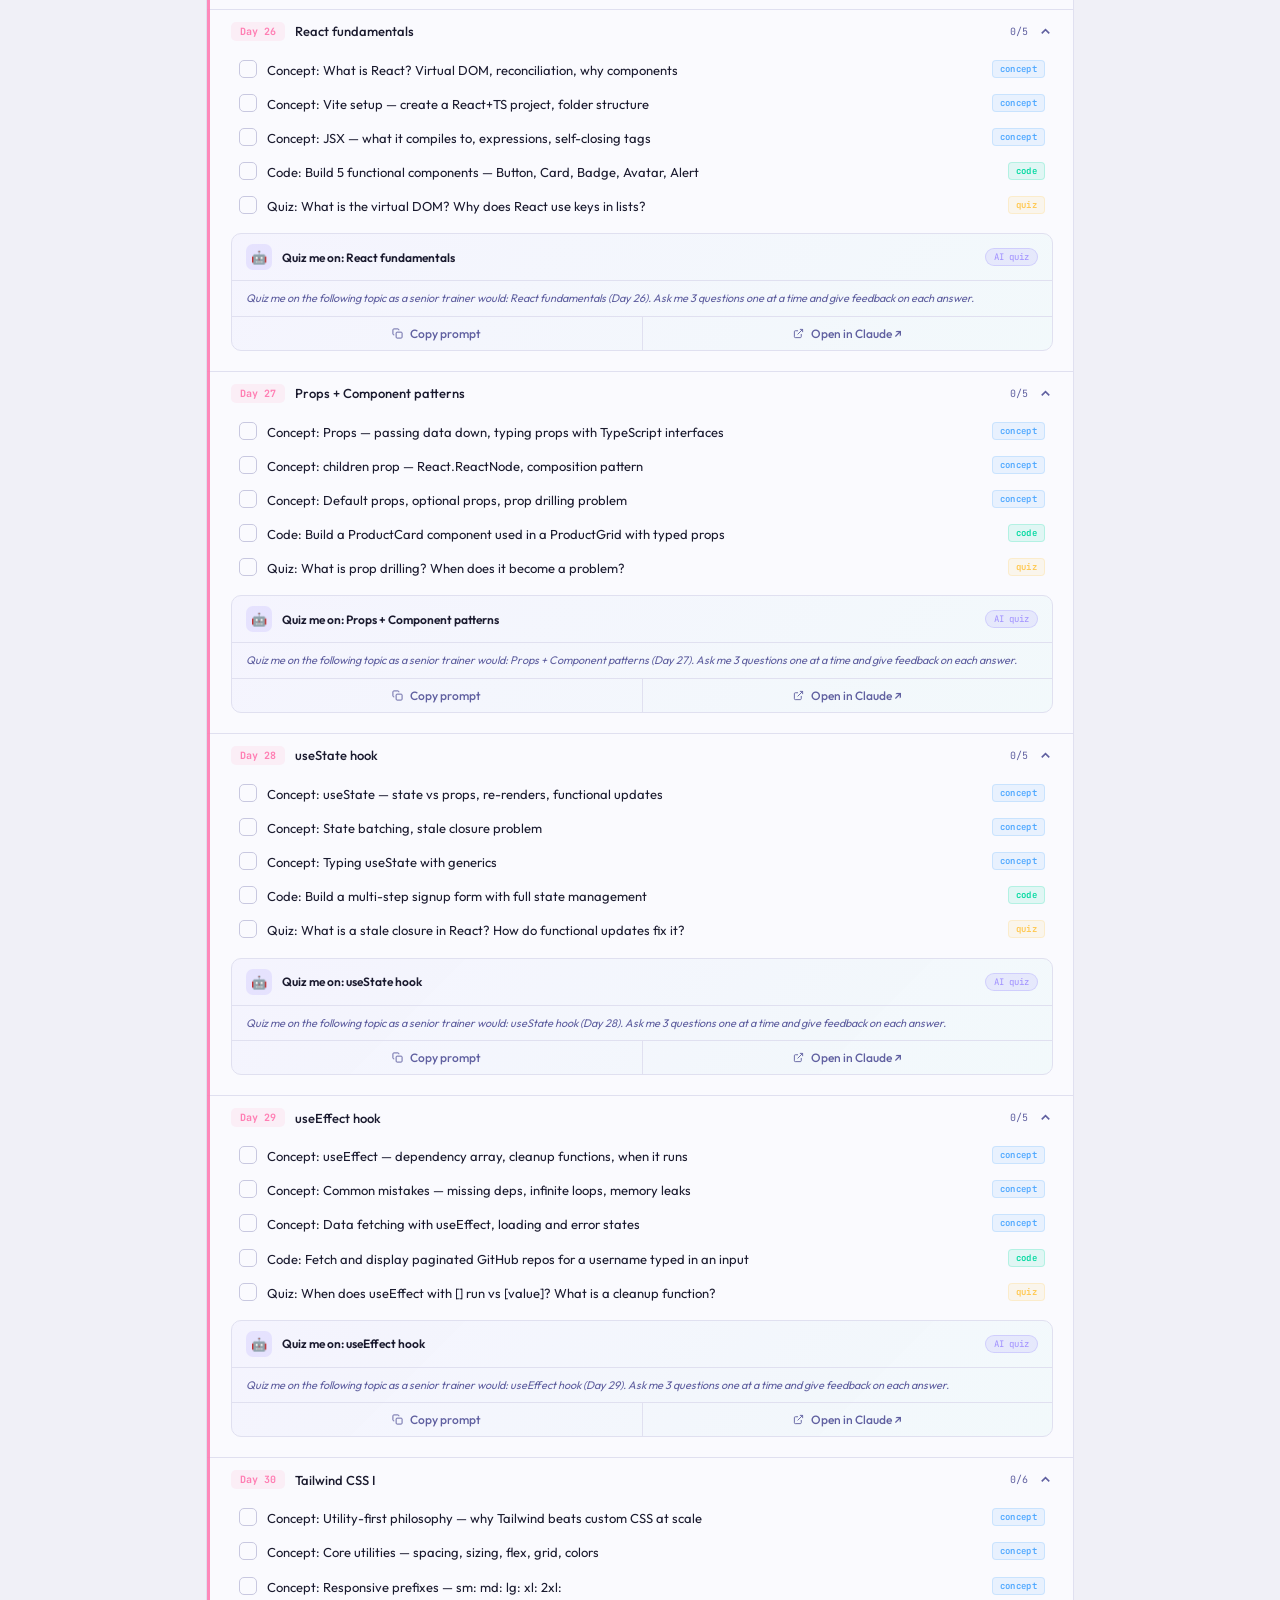
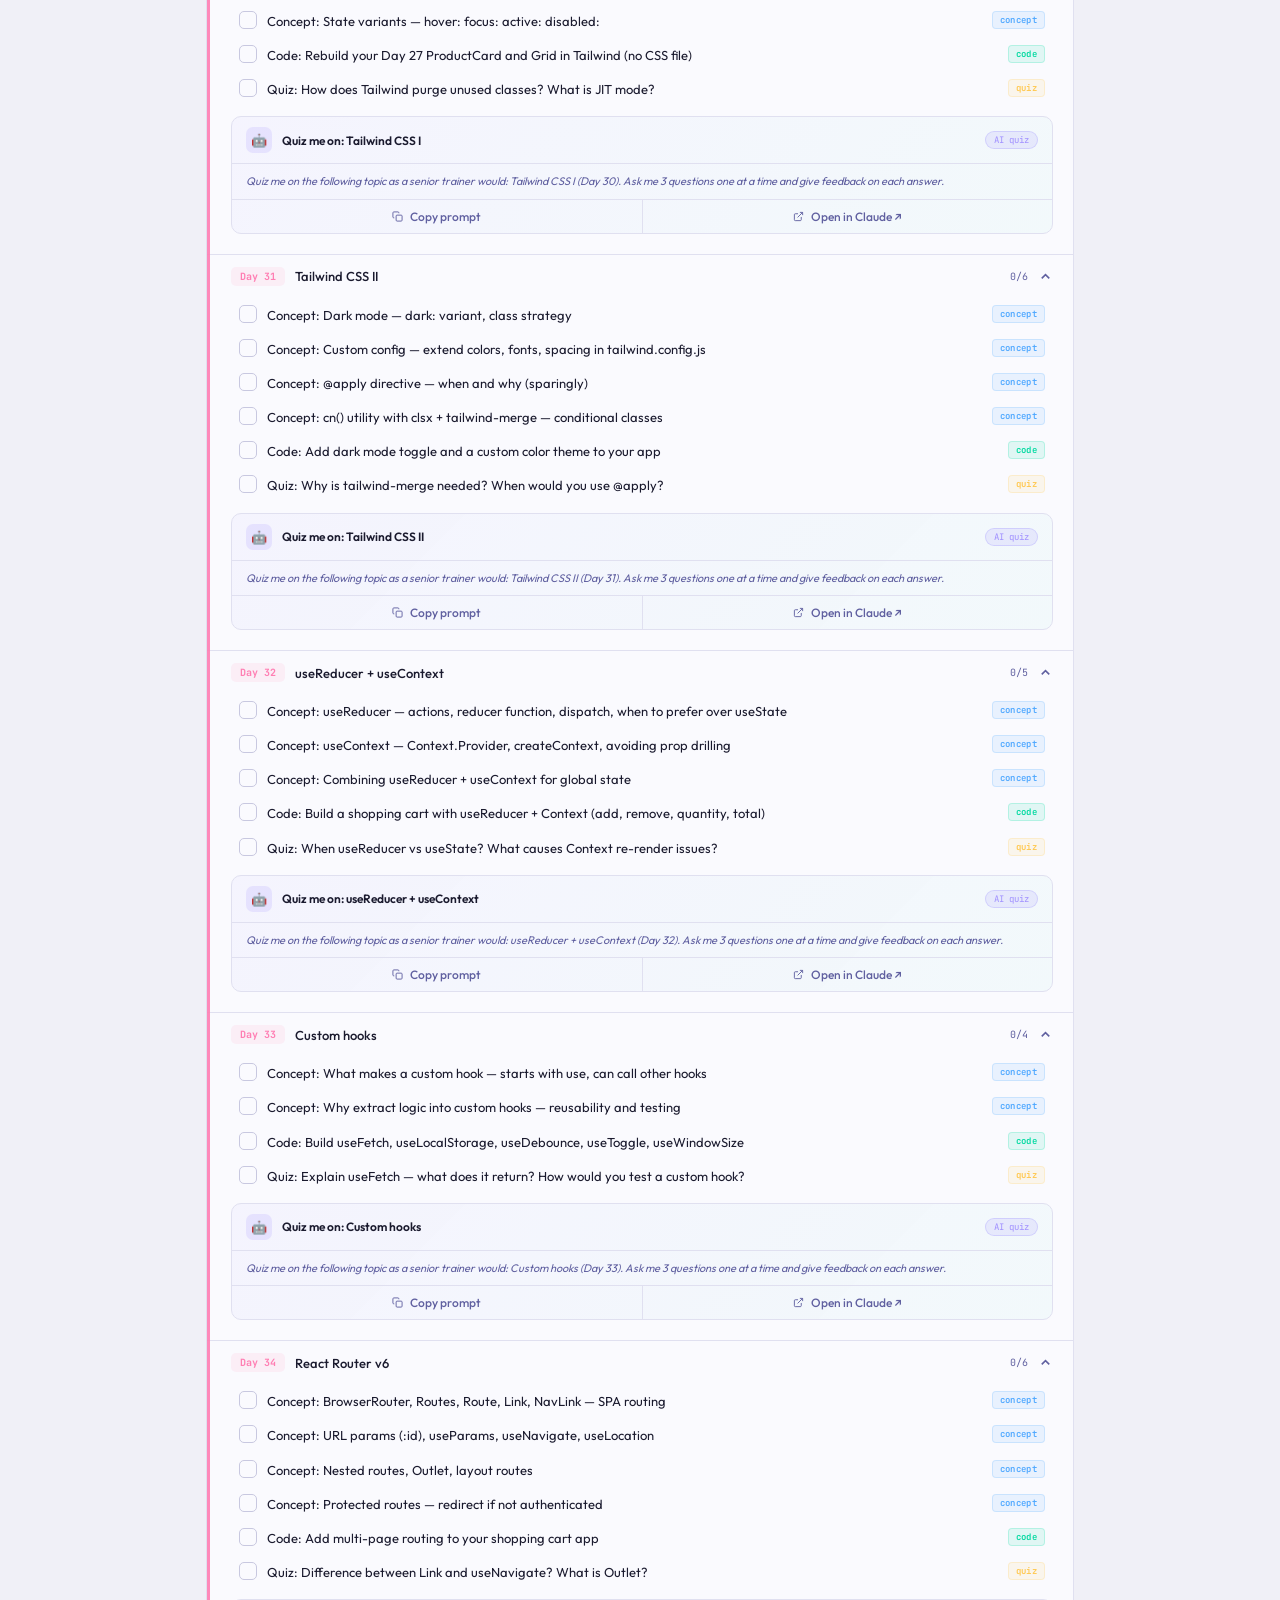
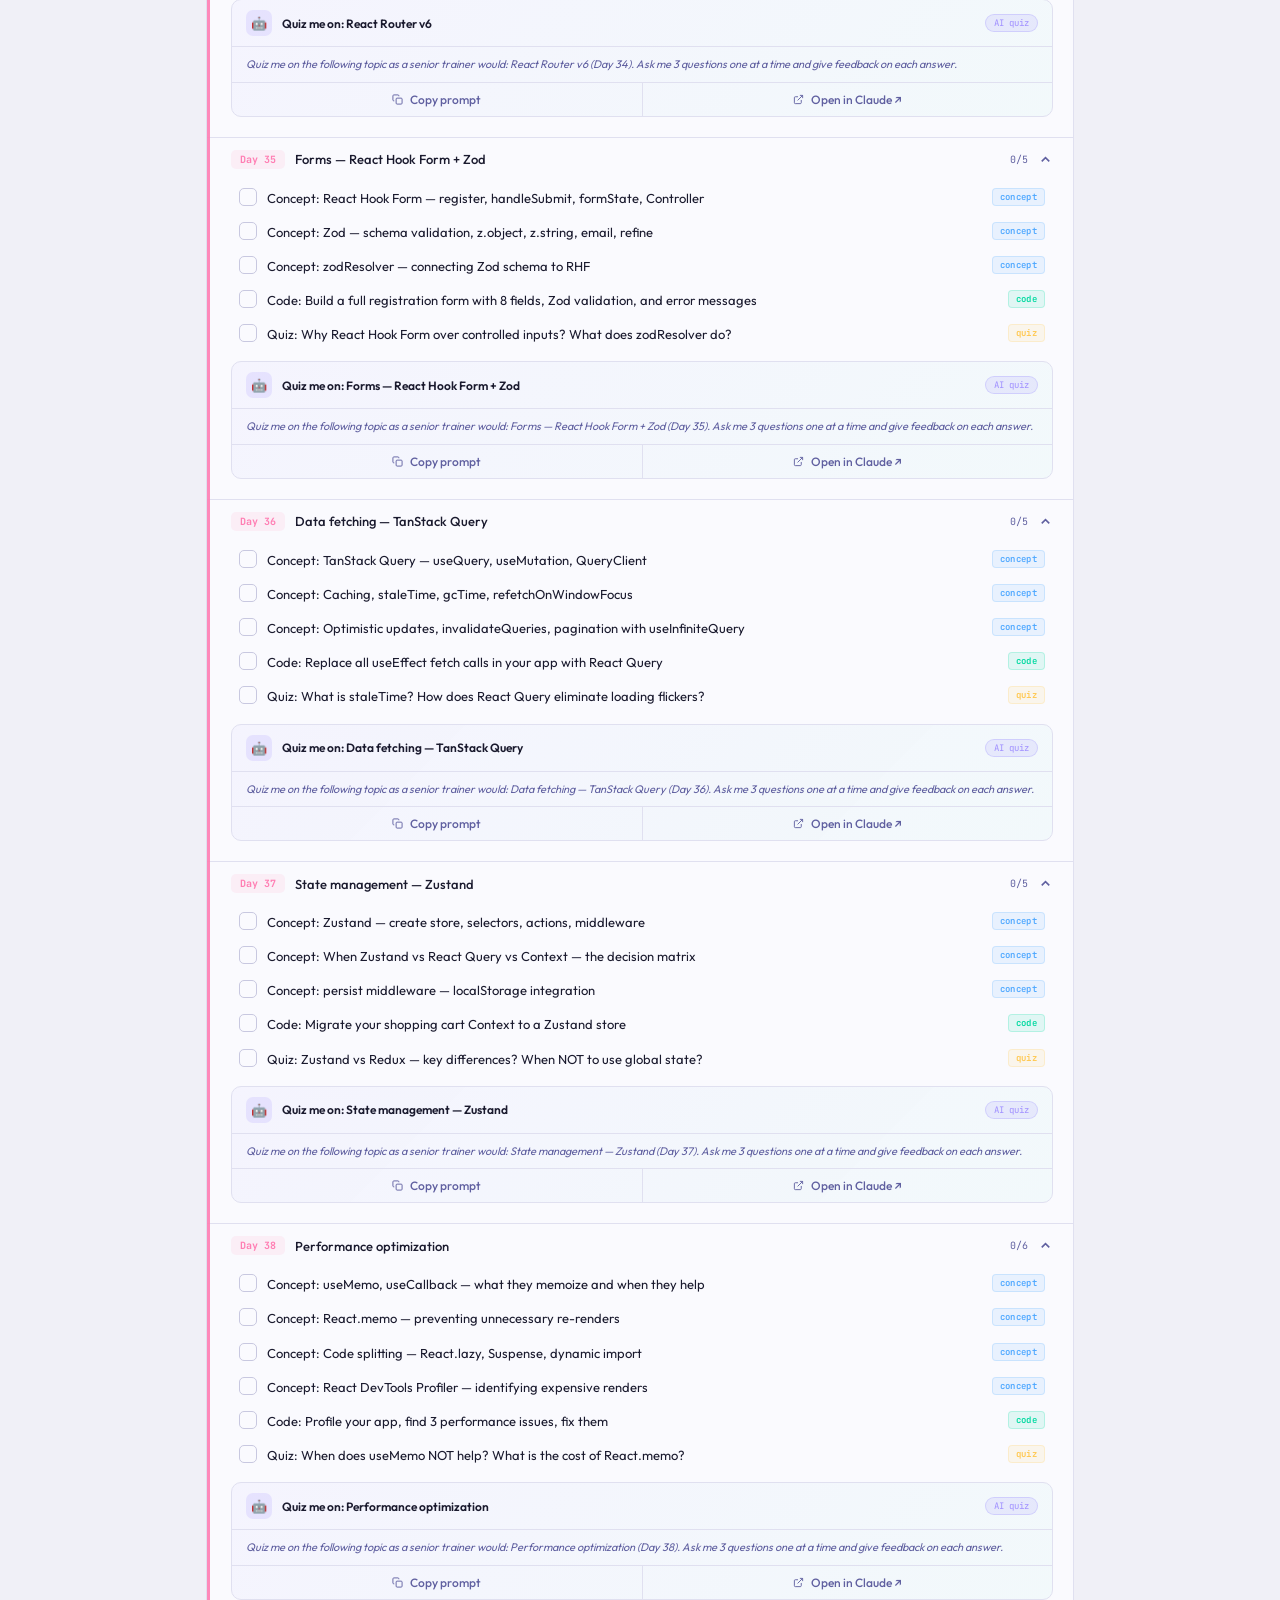
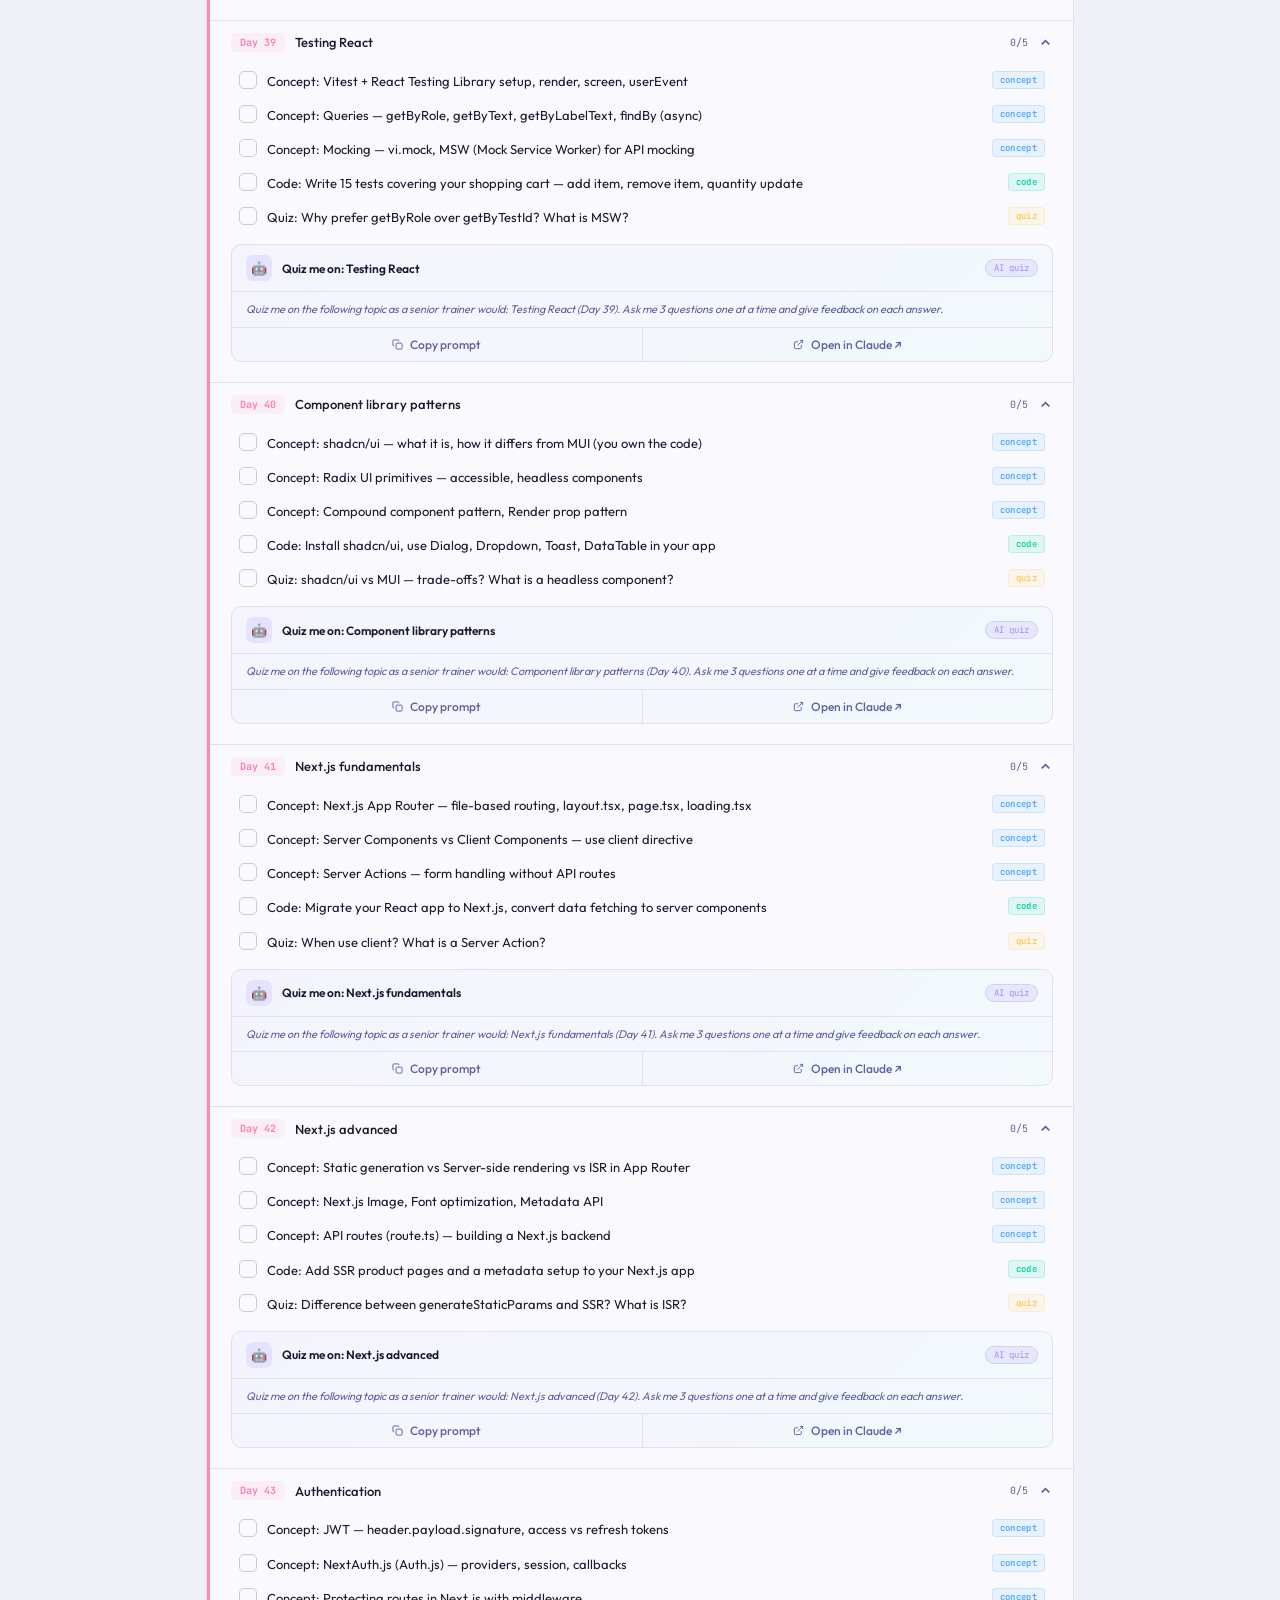
<file: V2/index.html>
<!DOCTYPE html>
<html lang="en">
<head>
<meta charset="UTF-8"/>
<meta name="viewport" content="width=device-width, initial-scale=1.0"/>
<title>Dev Roadmap v2 — 80 Days</title>
<link rel="preconnect" href="https://fonts.googleapis.com"/>
<link rel="preconnect" href="https://fonts.gstatic.com" crossorigin/>
<link href="https://fonts.googleapis.com/css2?family=JetBrains+Mono:wght@400;500;600;700&family=Outfit:wght@300;400;500;600;700;800&display=swap" rel="stylesheet"/>
<link rel="stylesheet" href="css/style.css"/>
</head>
<body>
<div id="top-strip"></div>
<div id="app-shell">

  <!-- ══ NAV ══ -->
  <nav id="nav">
    <div class="nav-brand">DEV<span>MAP</span> v2</div>
    <div class="nav-tabs">
      <button class="nav-tab active" data-view="roadmap">
        <svg viewBox="0 0 24 24" fill="none" stroke="currentColor" stroke-width="2"><path d="M9 11l3 3L22 4"/><path d="M21 12v7a2 2 0 01-2 2H5a2 2 0 01-2-2V5a2 2 0 012-2h11"/></svg>
        Roadmap
      </button>
      <button class="nav-tab" data-view="kanban">
        <svg viewBox="0 0 24 24" fill="none" stroke="currentColor" stroke-width="2"><rect x="3" y="3" width="5" height="18" rx="1"/><rect x="10" y="3" width="5" height="12" rx="1"/><rect x="17" y="3" width="4" height="8" rx="1"/></svg>
        Kanban
      </button>
      <button class="nav-tab" data-view="focus">
        <svg viewBox="0 0 24 24" fill="none" stroke="currentColor" stroke-width="2"><circle cx="12" cy="12" r="10"/><polyline points="12 6 12 12 16 14"/></svg>
        Daily Focus
      </button>
      <button class="nav-tab" data-view="stats">
        <svg viewBox="0 0 24 24" fill="none" stroke="currentColor" stroke-width="2"><line x1="18" y1="20" x2="18" y2="10"/><line x1="12" y1="20" x2="12" y2="4"/><line x1="6" y1="20" x2="6" y2="14"/></svg>
        Stats
      </button>
    </div>
    <div class="nav-right">
      <button id="theme-btn" class="btn-sm">◑ Dark</button>
    </div>
  </nav>

  <!-- ══════════════════════════════════════════
       VIEW 1 — ROADMAP
  ══════════════════════════════════════════ -->
  <div id="view-roadmap" class="view active">
    <div class="page-wrap">

      <!-- Header -->
      <div style="margin-bottom:24px;">
        <div class="section-eyebrow">Zero to Hired · 80 Days</div>
        <h1 class="section-title" style="background:linear-gradient(135deg,var(--text) 50%,var(--sub));-webkit-background-clip:text;-webkit-text-fill-color:transparent;background-clip:text;">Dev Roadmap Tracker</h1>
        <p class="section-sub">React · TypeScript · Tailwind · DevOps · 8–10 hrs/day</p>
      </div>

      <!-- Stats -->
      <div style="display:grid;grid-template-columns:repeat(5,1fr);gap:10px;margin-bottom:14px;">
        <div class="stat-card"><div class="stat-num" id="s-done">0</div><div class="stat-lbl">Done</div></div>
        <div class="stat-card"><div class="stat-num" style="color:#ff6b6b;" id="s-left">0</div><div class="stat-lbl">Left</div></div>
        <div class="stat-card"><div class="stat-num" id="s-total">0</div><div class="stat-lbl">Total</div></div>
        <div class="stat-card"><div class="stat-num" style="background:linear-gradient(135deg,#7864ff,#00d9a0);-webkit-background-clip:text;-webkit-text-fill-color:transparent;background-clip:text;" id="s-pct">0%</div><div class="stat-lbl">Progress</div></div>
        <div class="stat-card"><div class="stat-num" style="color:#ffc850;" id="s-streak">0</div><div class="stat-lbl">🔥 Streak</div></div>
      </div>

      <!-- Progress bar -->
      <div style="margin-bottom:14px;">
        <div style="display:flex;justify-content:space-between;font-family:var(--mono);font-size:11px;color:var(--sub);margin-bottom:6px;">
          <span>overall progress</span><span id="prog-lbl">0%</span>
        </div>
        <div class="prog-bar"><div class="prog-fill" style="width:0%"></div></div>
      </div>

      <!-- Banner -->
      <div class="left-banner" style="margin-bottom:14px;">
        <svg width="14" height="14" viewBox="0 0 24 24" fill="none" stroke="#7864ff" stroke-width="2.5"><circle cx="12" cy="12" r="10"/><polyline points="12 6 12 12 16 14"/></svg>
        <span id="left-msg">Loading…</span>
      </div>

      <!-- Search -->
      <div style="position:relative;margin-bottom:12px;">
        <svg style="position:absolute;left:13px;top:50%;transform:translateY(-50%);opacity:.4;pointer-events:none;" width="15" height="15" viewBox="0 0 24 24" fill="none" stroke="currentColor" stroke-width="2.5"><circle cx="11" cy="11" r="8"/><path d="m21 21-4.35-4.35"/></svg>
        <input type="text" id="search" class="search-input" placeholder="Search concepts, tasks, topics…"/>
      </div>

      <!-- Phase filter tabs -->
      <div style="display:flex;gap:6px;flex-wrap:wrap;margin-bottom:20px;" id="phase-tabs">
        <button class="tab-pill active" data-phase="all">All phases</button>
        <button class="tab-pill" data-phase="0">① Foundations</button>
        <button class="tab-pill" data-phase="1">② TypeScript</button>
        <button class="tab-pill" data-phase="2">③ React+Tailwind</button>
        <button class="tab-pill" data-phase="3">④ DevOps</button>
        <button class="tab-pill" data-phase="4">⑤ Projects</button>
        <button class="tab-pill" data-phase="5">⑥ Interview</button>
      </div>

      <!-- Phases -->
      <div id="roadmap-wrap"></div>

      <!-- Reset -->
      <div style="text-align:center;margin-top:28px;">
        <button class="reset-btn" id="reset-btn">↺ reset all progress</button>
      </div>
    </div>
  </div>

  <!-- ══════════════════════════════════════════
       VIEW 2 — KANBAN
  ══════════════════════════════════════════ -->
  <div id="view-kanban" class="view">
    <div class="page-wrap wide">
      <div style="margin-bottom:20px;">
        <div class="section-eyebrow">Progress at a Glance</div>
        <h2 class="section-title">Kanban Board</h2>
        <p class="section-sub">Each card = one day. Click a card to jump to that day in the Roadmap.</p>
      </div>

      <!-- Kanban phase filter -->
      <div class="kanban-filter" id="kb-filter">
        <button class="kanban-filter-btn active" data-phase="all">All phases</button>
        <button class="kanban-filter-btn" data-phase="0">⬡ Foundations</button>
        <button class="kanban-filter-btn" data-phase="1">T TypeScript</button>
        <button class="kanban-filter-btn" data-phase="2">⚛ React+Tailwind</button>
        <button class="kanban-filter-btn" data-phase="3">☁ DevOps</button>
        <button class="kanban-filter-btn" data-phase="4">◈ Projects</button>
        <button class="kanban-filter-btn" data-phase="5">◉ Interview</button>
      </div>

      <div class="kanban-wrap" id="kanban-wrap"></div>
    </div>
  </div>

  <!-- ══════════════════════════════════════════
       VIEW 3 — DAILY FOCUS
  ══════════════════════════════════════════ -->
  <div id="view-focus" class="view">
    <div class="page-wrap">
      <div style="margin-bottom:20px;">
        <div class="section-eyebrow">Stay in the Zone</div>
        <h2 class="section-title">Daily Focus</h2>
        <p class="section-sub">One day at a time. The tracker auto-selects your next incomplete day.</p>
      </div>

      <!-- Hero card -->
      <div class="focus-hero" id="focus-hero">
        <div class="focus-day-tag" id="focus-day-tag">Day 1</div>
        <div class="focus-title" id="focus-title">Loading…</div>
        <div style="display:flex;gap:28px;margin:14px 0 18px;flex-wrap:wrap;">
          <div class="focus-stat"><div class="focus-stat-num" id="focus-done-num" style="font-family:var(--mono);font-size:22px;font-weight:700;">0</div><div style="font-size:10px;color:var(--sub);text-transform:uppercase;letter-spacing:.8px;margin-top:2px;">Done</div></div>
          <div class="focus-stat"><div class="focus-stat-num" id="focus-left-num" style="font-family:var(--mono);font-size:22px;font-weight:700;">0</div><div style="font-size:10px;color:var(--sub);text-transform:uppercase;letter-spacing:.8px;margin-top:2px;">Left</div></div>
          <div class="focus-stat"><div class="focus-stat-num" id="focus-pct-num" style="font-family:var(--mono);font-size:22px;font-weight:700;">0%</div><div style="font-size:10px;color:var(--sub);text-transform:uppercase;letter-spacing:.8px;margin-top:2px;">Progress</div></div>
        </div>
        <div class="prog-bar"><div class="prog-fill" id="focus-prog" style="width:0%;"></div></div>
      </div>

      <!-- Day navigation -->
      <div class="focus-nav" id="focus-nav"></div>

      <!-- Task list for selected day -->
      <div class="focus-tasks-card">
        <div class="focus-tasks-hdr">
          <svg width="15" height="15" viewBox="0 0 24 24" fill="none" stroke="var(--purple)" stroke-width="2.5"><polyline points="9 11 12 14 22 4"/><path d="M21 12v7a2 2 0 01-2 2H5a2 2 0 01-2-2V5a2 2 0 012-2h11"/></svg>
          <span class="focus-tasks-title">Today's Tasks</span>
          <span class="focus-tasks-count" id="focus-tasks-count">0/0 done</span>
        </div>
        <div style="padding:6px 8px 10px;" id="focus-tasks-body"></div>
      </div>

      <!-- Time blocks guide -->
      <div class="focus-time-blocks">
        <div class="time-block">
          <div class="time-block-icon">🌅</div>
          <div class="time-block-title">Morning (2 hrs)</div>
          <div class="time-block-sub">Read all concept tasks first. No coding yet. Build mental model before touching keyboard.</div>
        </div>
        <div class="time-block">
          <div class="time-block-icon">💻</div>
          <div class="time-block-title">Midday (4–5 hrs)</div>
          <div class="time-block-sub">Code the exercises. Try from memory first, look things up only when truly stuck.</div>
        </div>
        <div class="time-block">
          <div class="time-block-icon">🌙</div>
          <div class="time-block-title">Evening (2–3 hrs)</div>
          <div class="time-block-sub">Quiz yourself out loud. Review weak spots. Push code to GitHub. Every. Single. Day.</div>
        </div>
      </div>
    </div>
  </div>

  <!-- ══════════════════════════════════════════
       VIEW 4 — STATS DASHBOARD
  ══════════════════════════════════════════ -->
  <div id="view-stats" class="view">
    <div class="page-wrap">
      <div style="margin-bottom:20px;">
        <div class="section-eyebrow">Your Progress</div>
        <h2 class="section-title">Stats Dashboard</h2>
        <p class="section-sub">Phase breakdown · Task types · Heatmap · Streak calendar</p>
      </div>

      <!-- Quick stats row -->
      <div style="display:grid;grid-template-columns:repeat(5,1fr);gap:10px;margin-bottom:20px;">
        <div class="stat-card"><div class="stat-num" id="s-done2">0</div><div class="stat-lbl">Done</div></div>
        <div class="stat-card"><div class="stat-num" style="color:#ff6b6b;" id="s-left2">0</div><div class="stat-lbl">Left</div></div>
        <div class="stat-card"><div class="stat-num" id="s-total2">0</div><div class="stat-lbl">Total</div></div>
        <div class="stat-card"><div class="stat-num" style="background:linear-gradient(135deg,#7864ff,#00d9a0);-webkit-background-clip:text;-webkit-text-fill-color:transparent;background-clip:text;" id="s-pct2">0%</div><div class="stat-lbl">Progress</div></div>
        <div class="stat-card"><div class="stat-num" style="color:#ffc850;" id="s-streak2">0</div><div class="stat-lbl">🔥 Streak</div></div>
      </div>

      <!-- Rendered by JS -->
      <div class="dash-grid" id="stats-wrap"></div>
    </div>
  </div>

</div><!-- end #app-shell -->

<script src="js/data.js"></script>
<script src="js/app.js"></script>
</body>
</html>
</file>
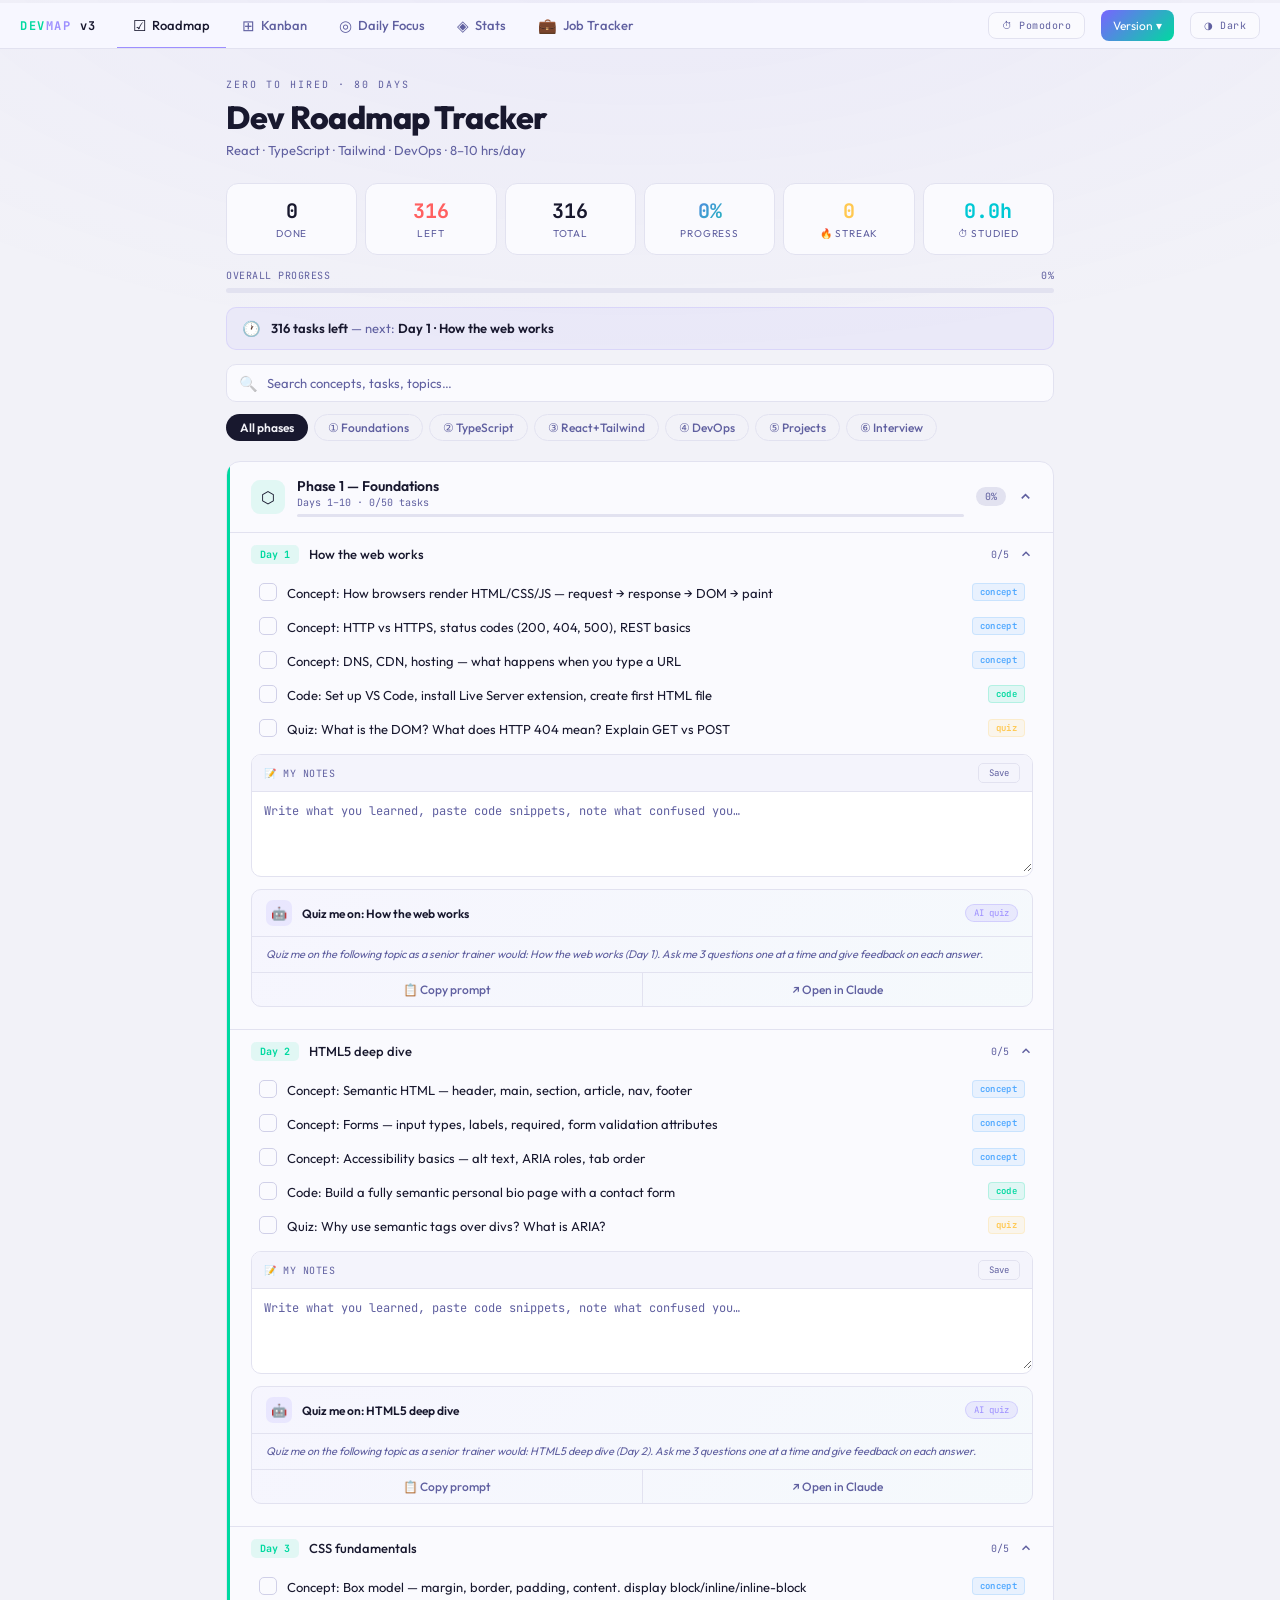
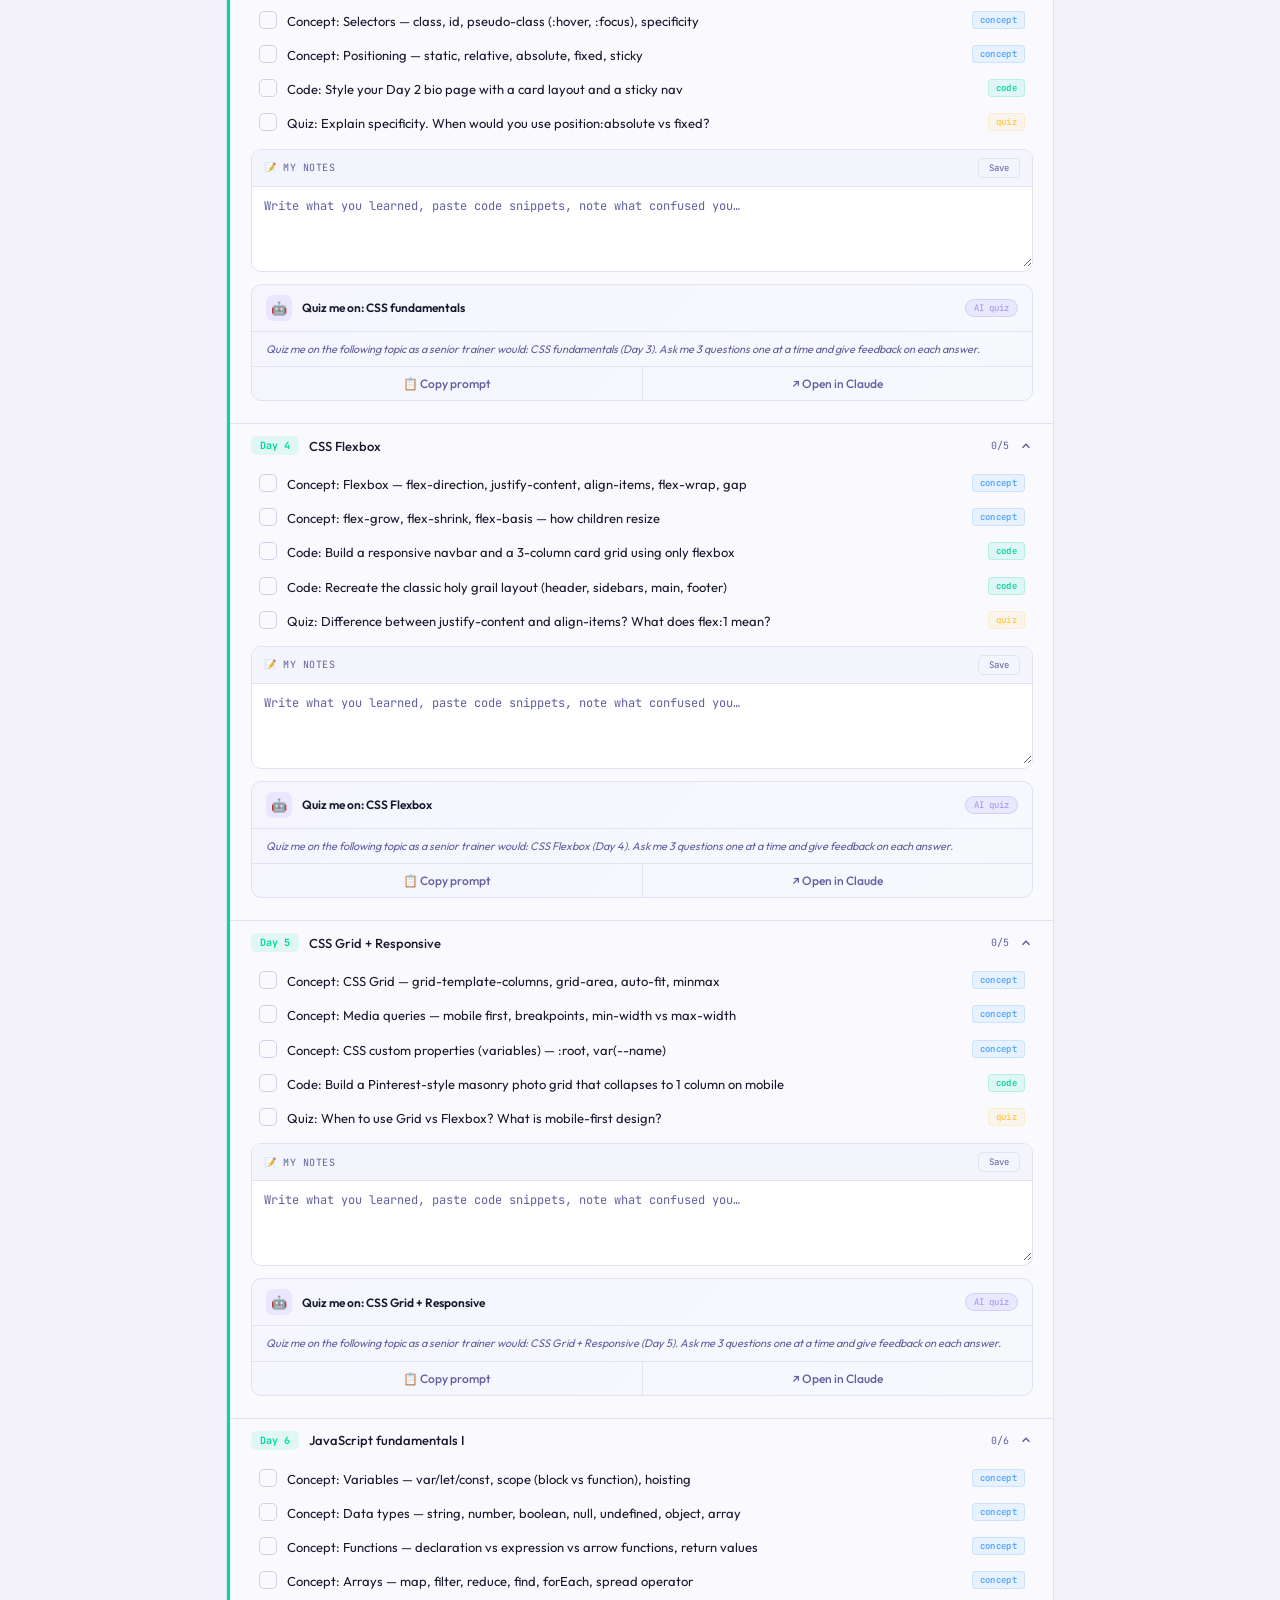
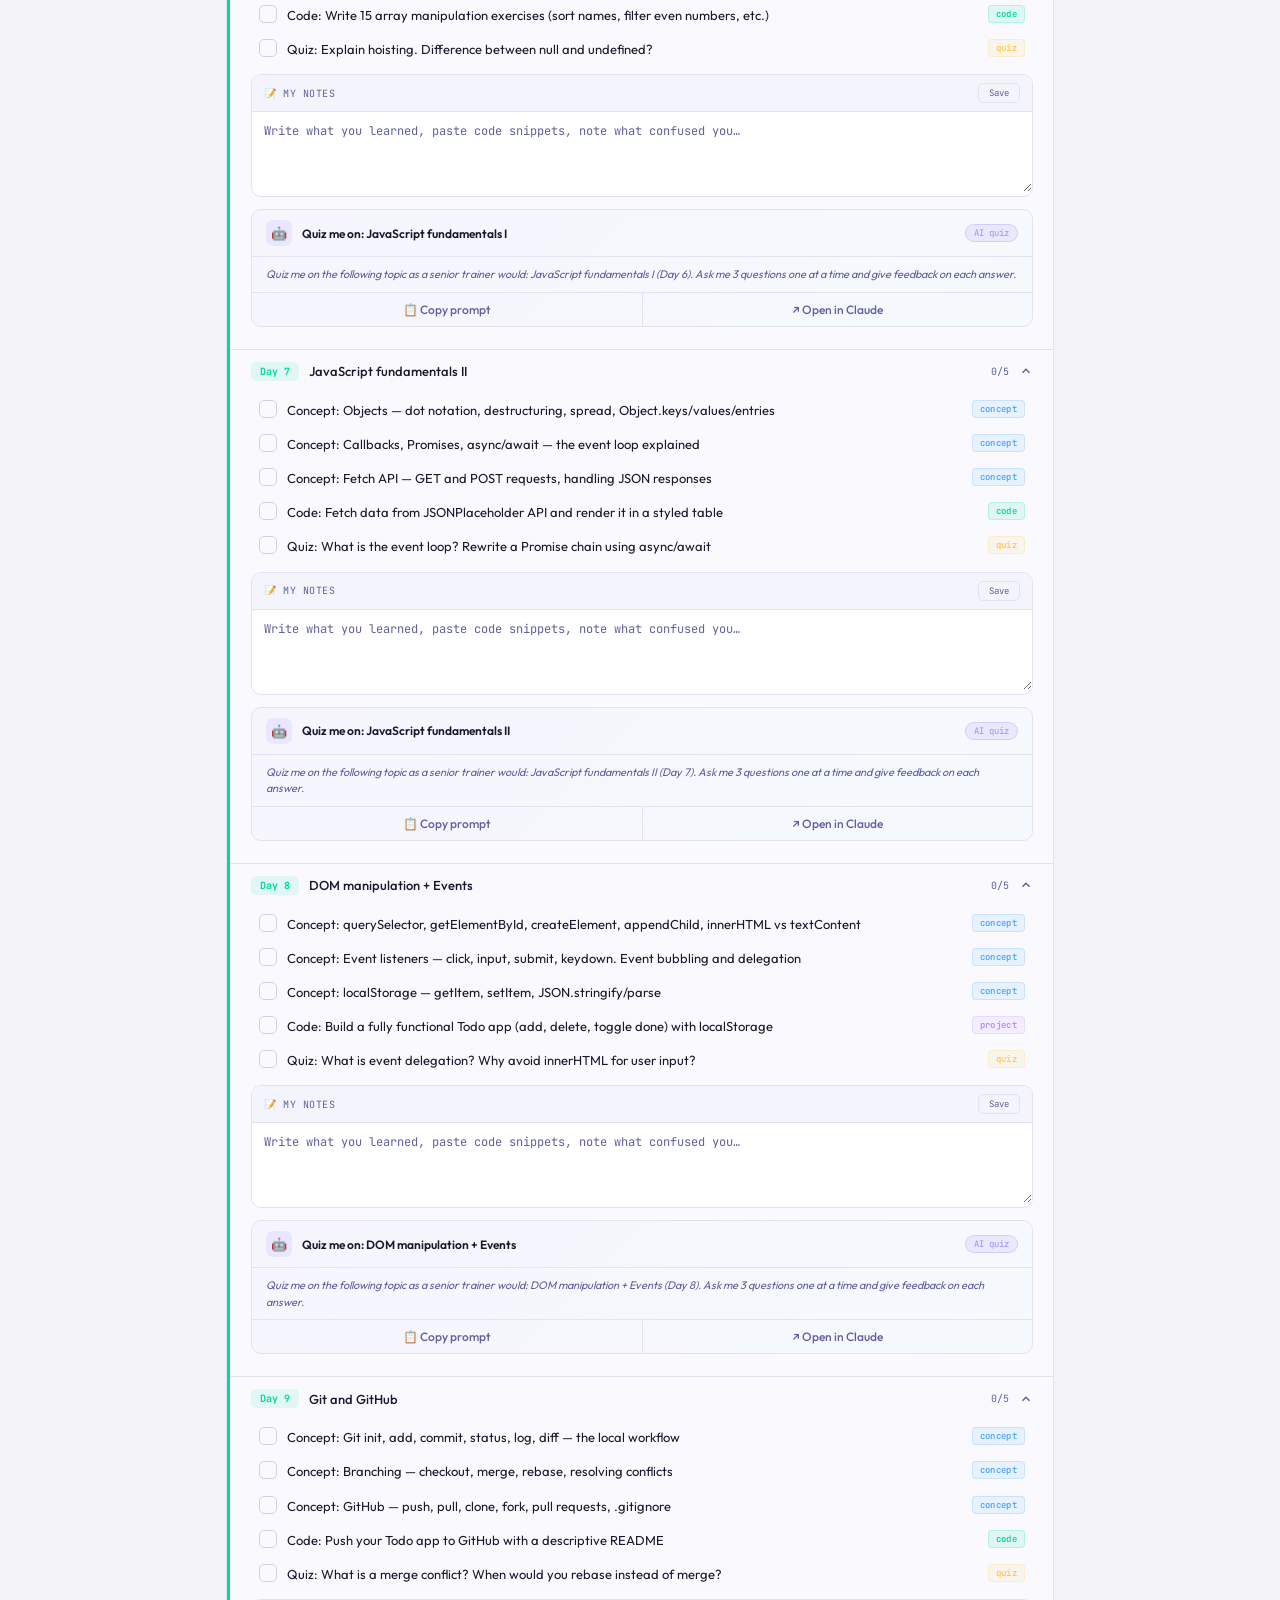
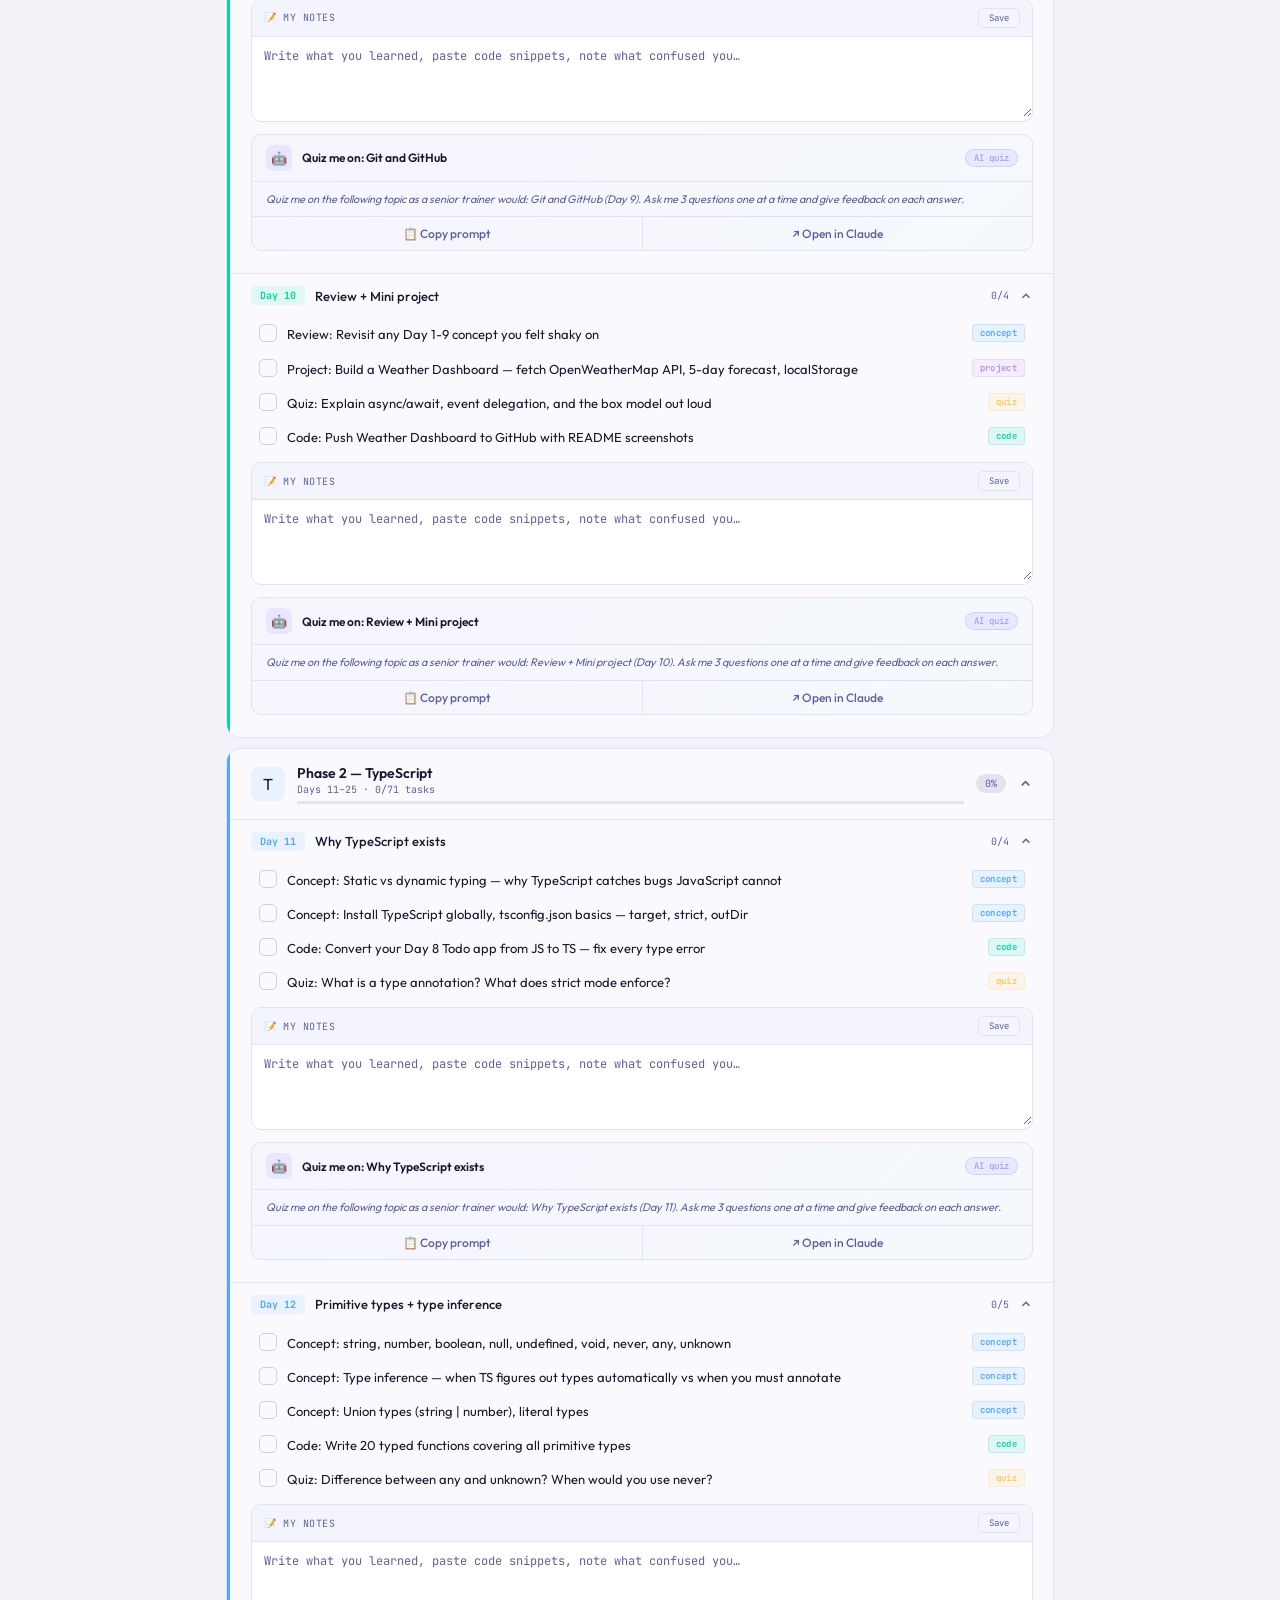
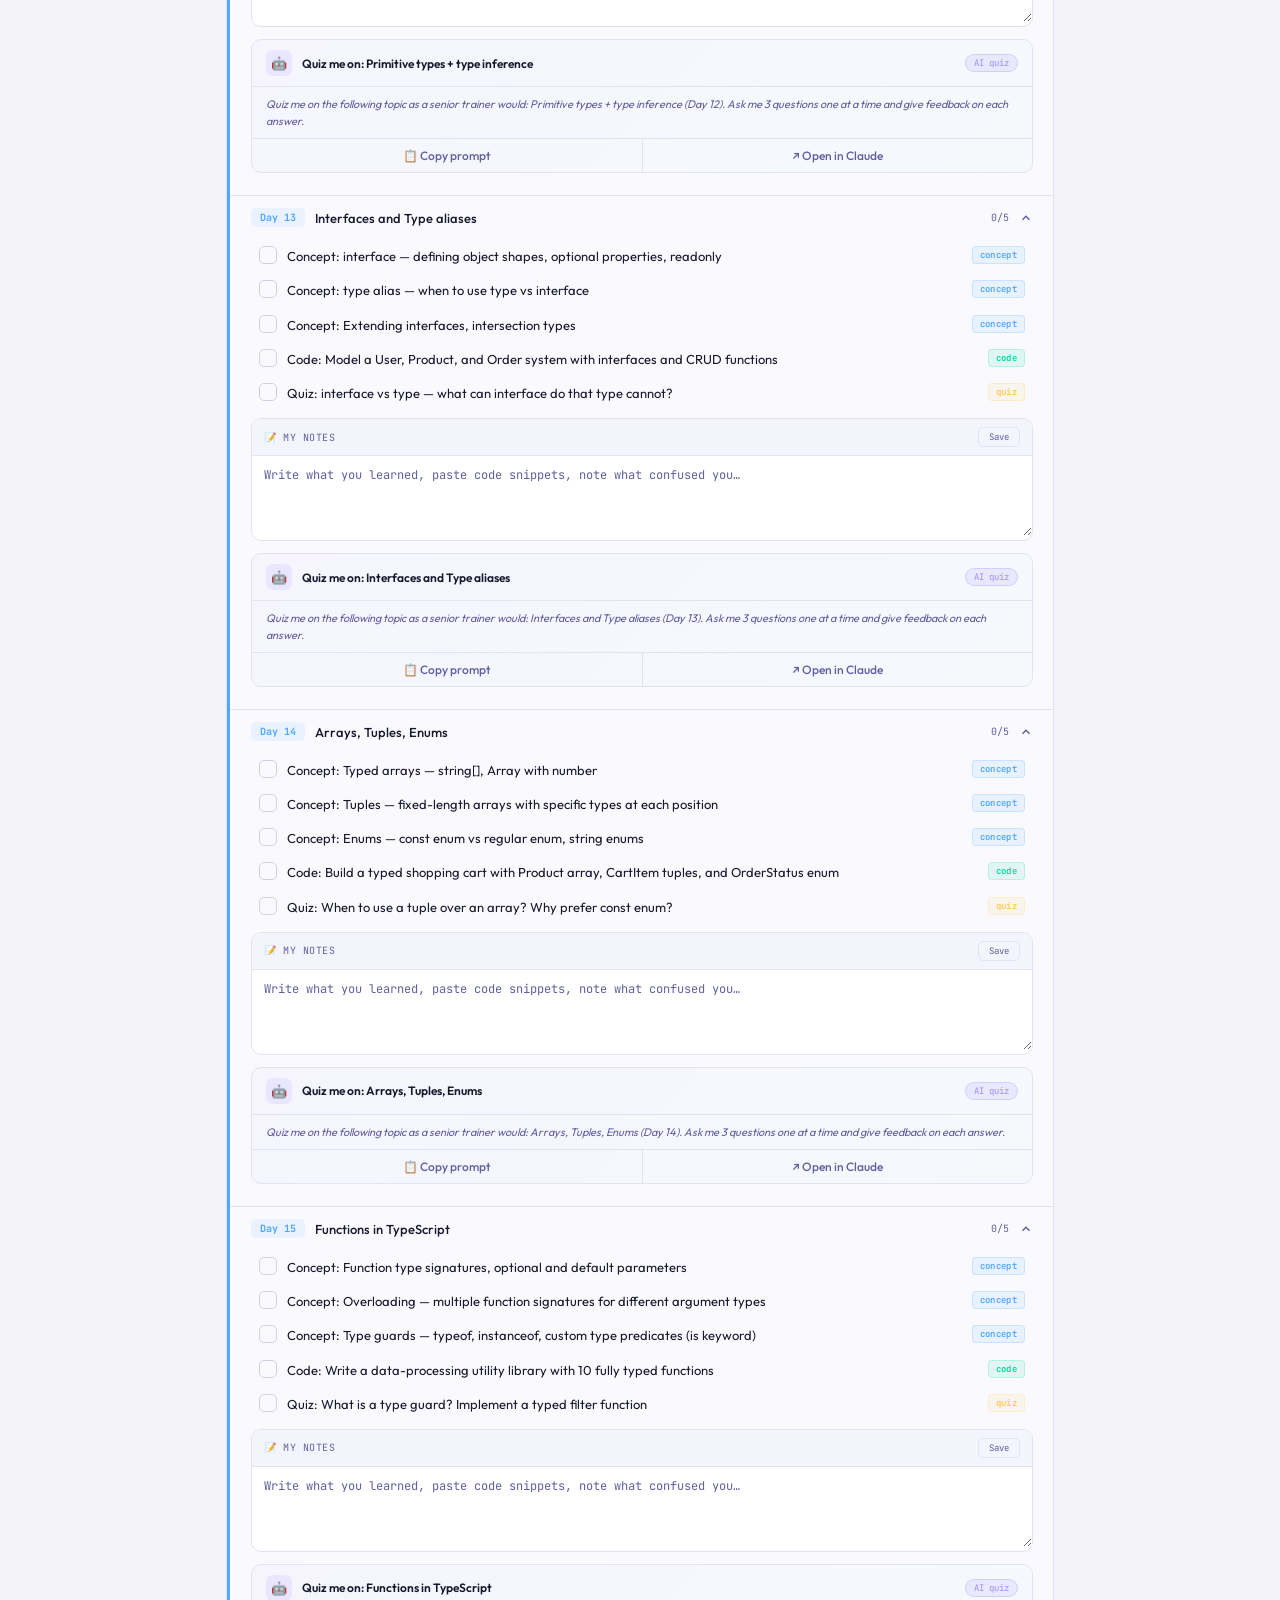
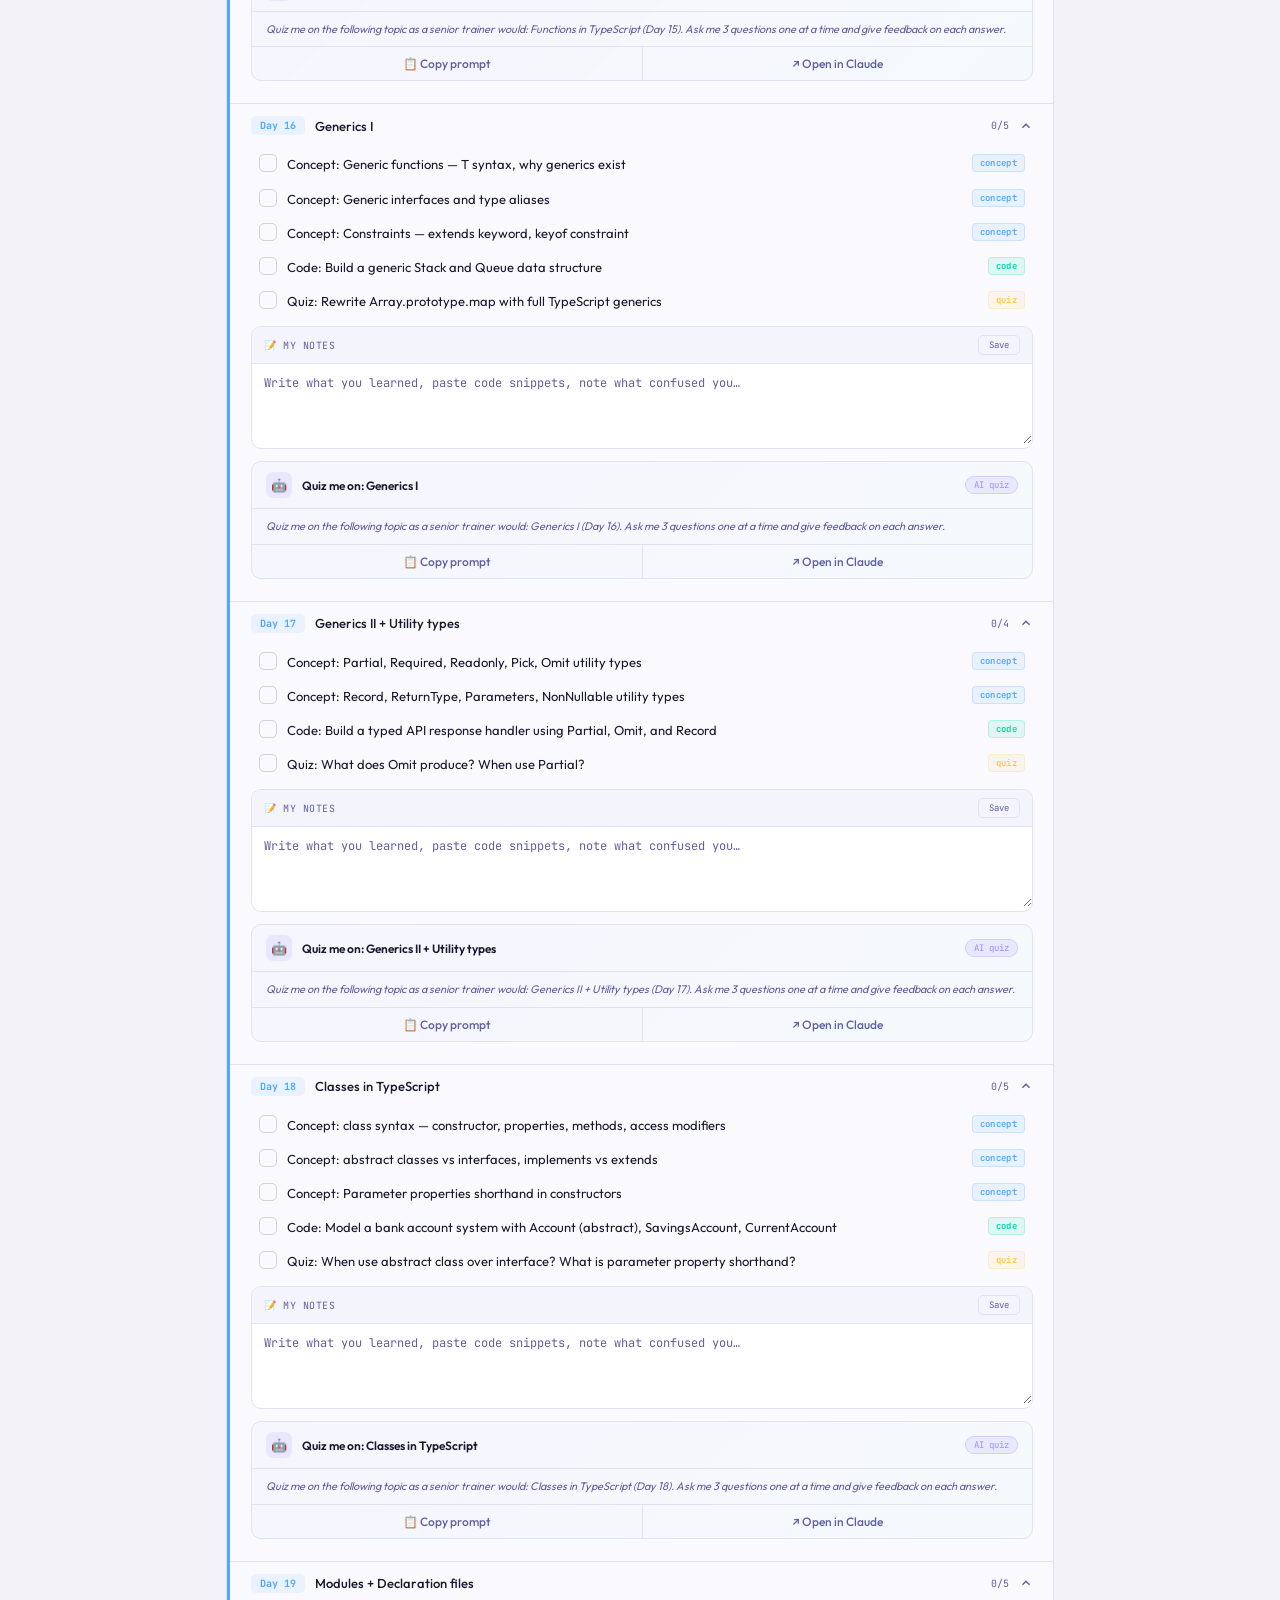
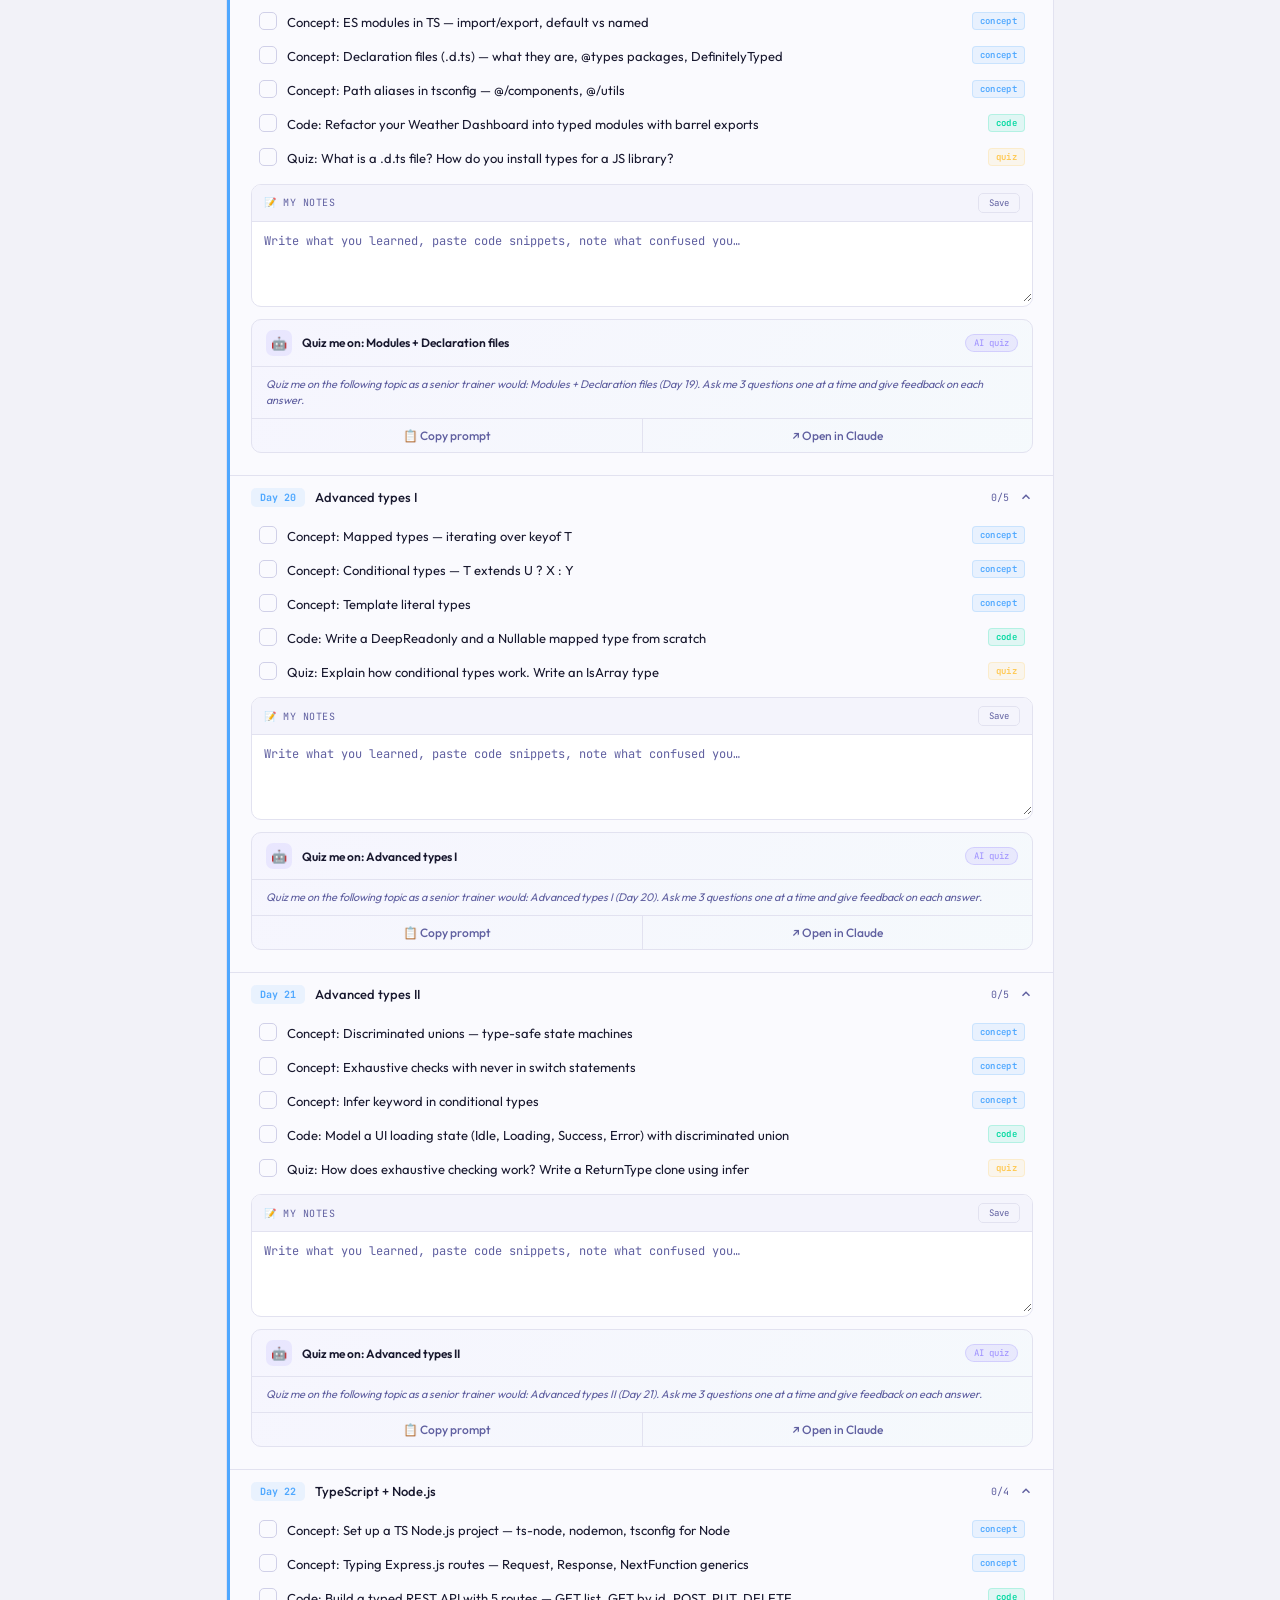
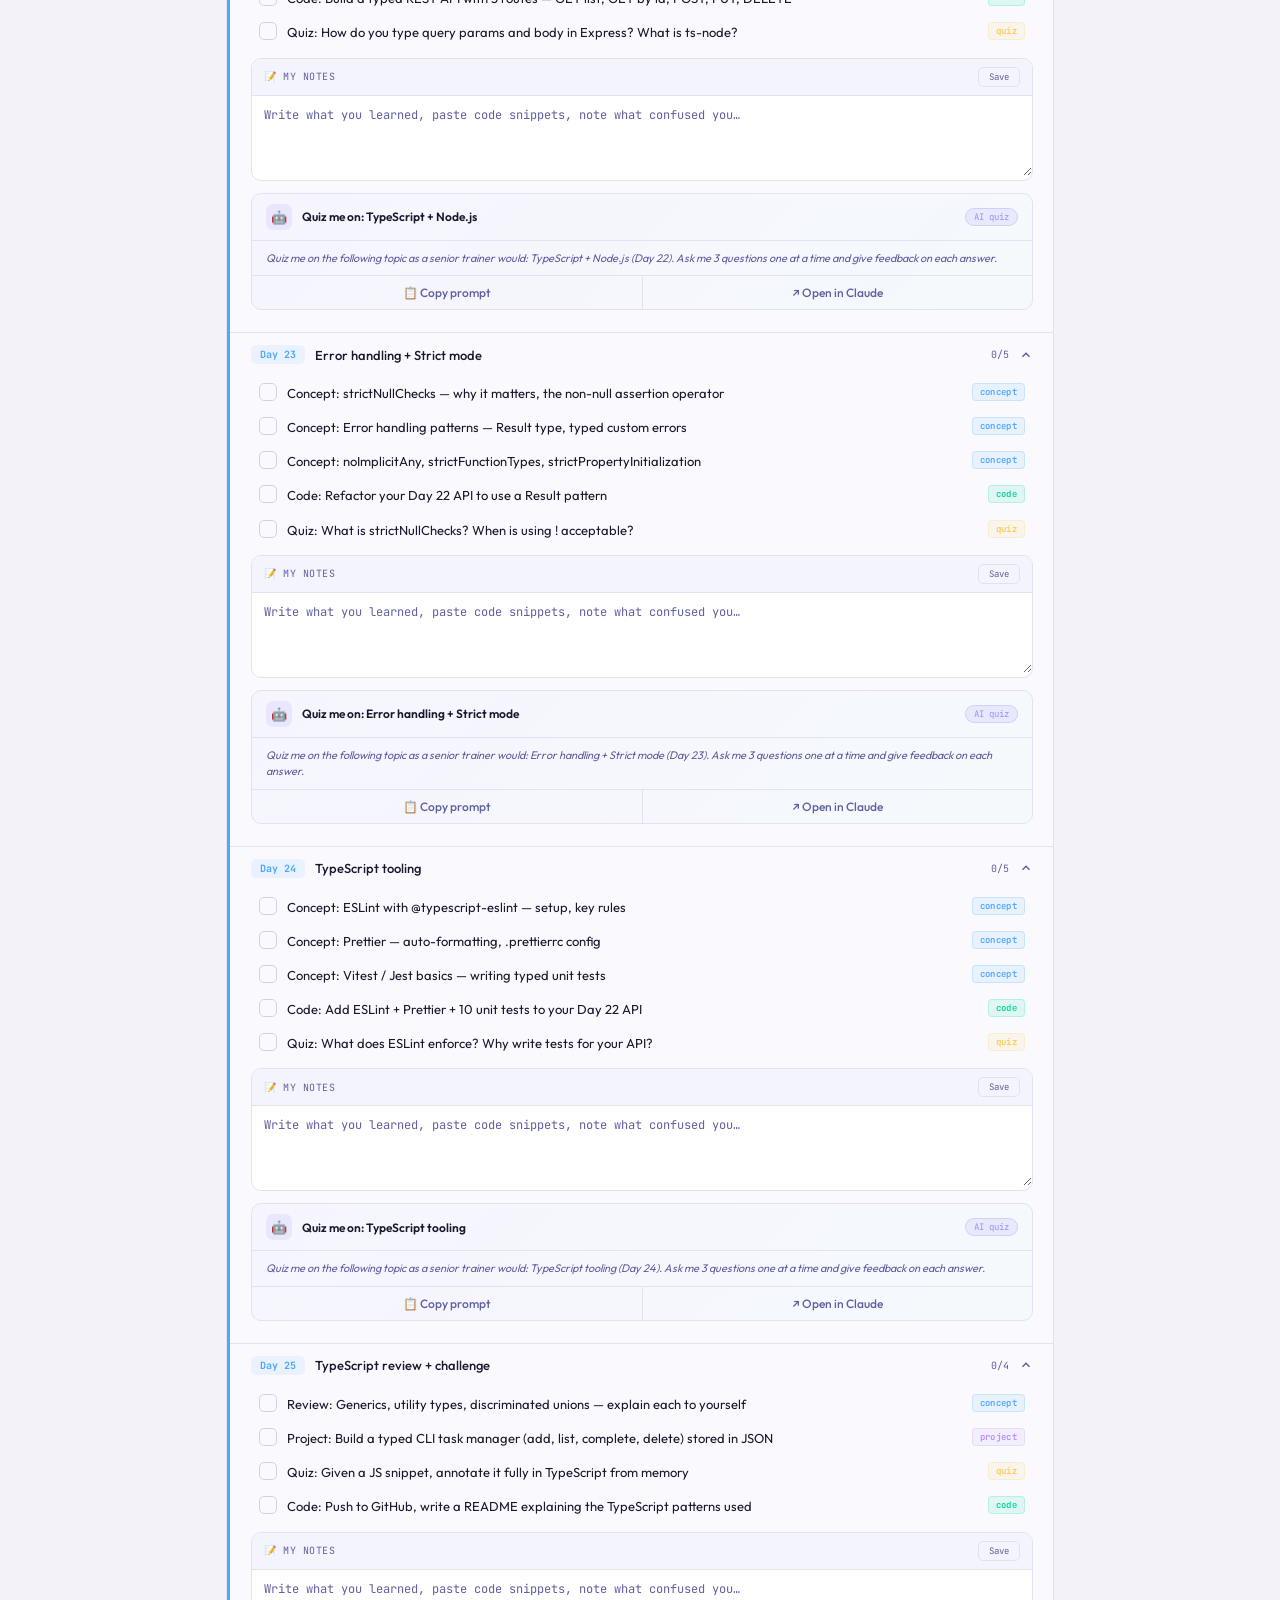
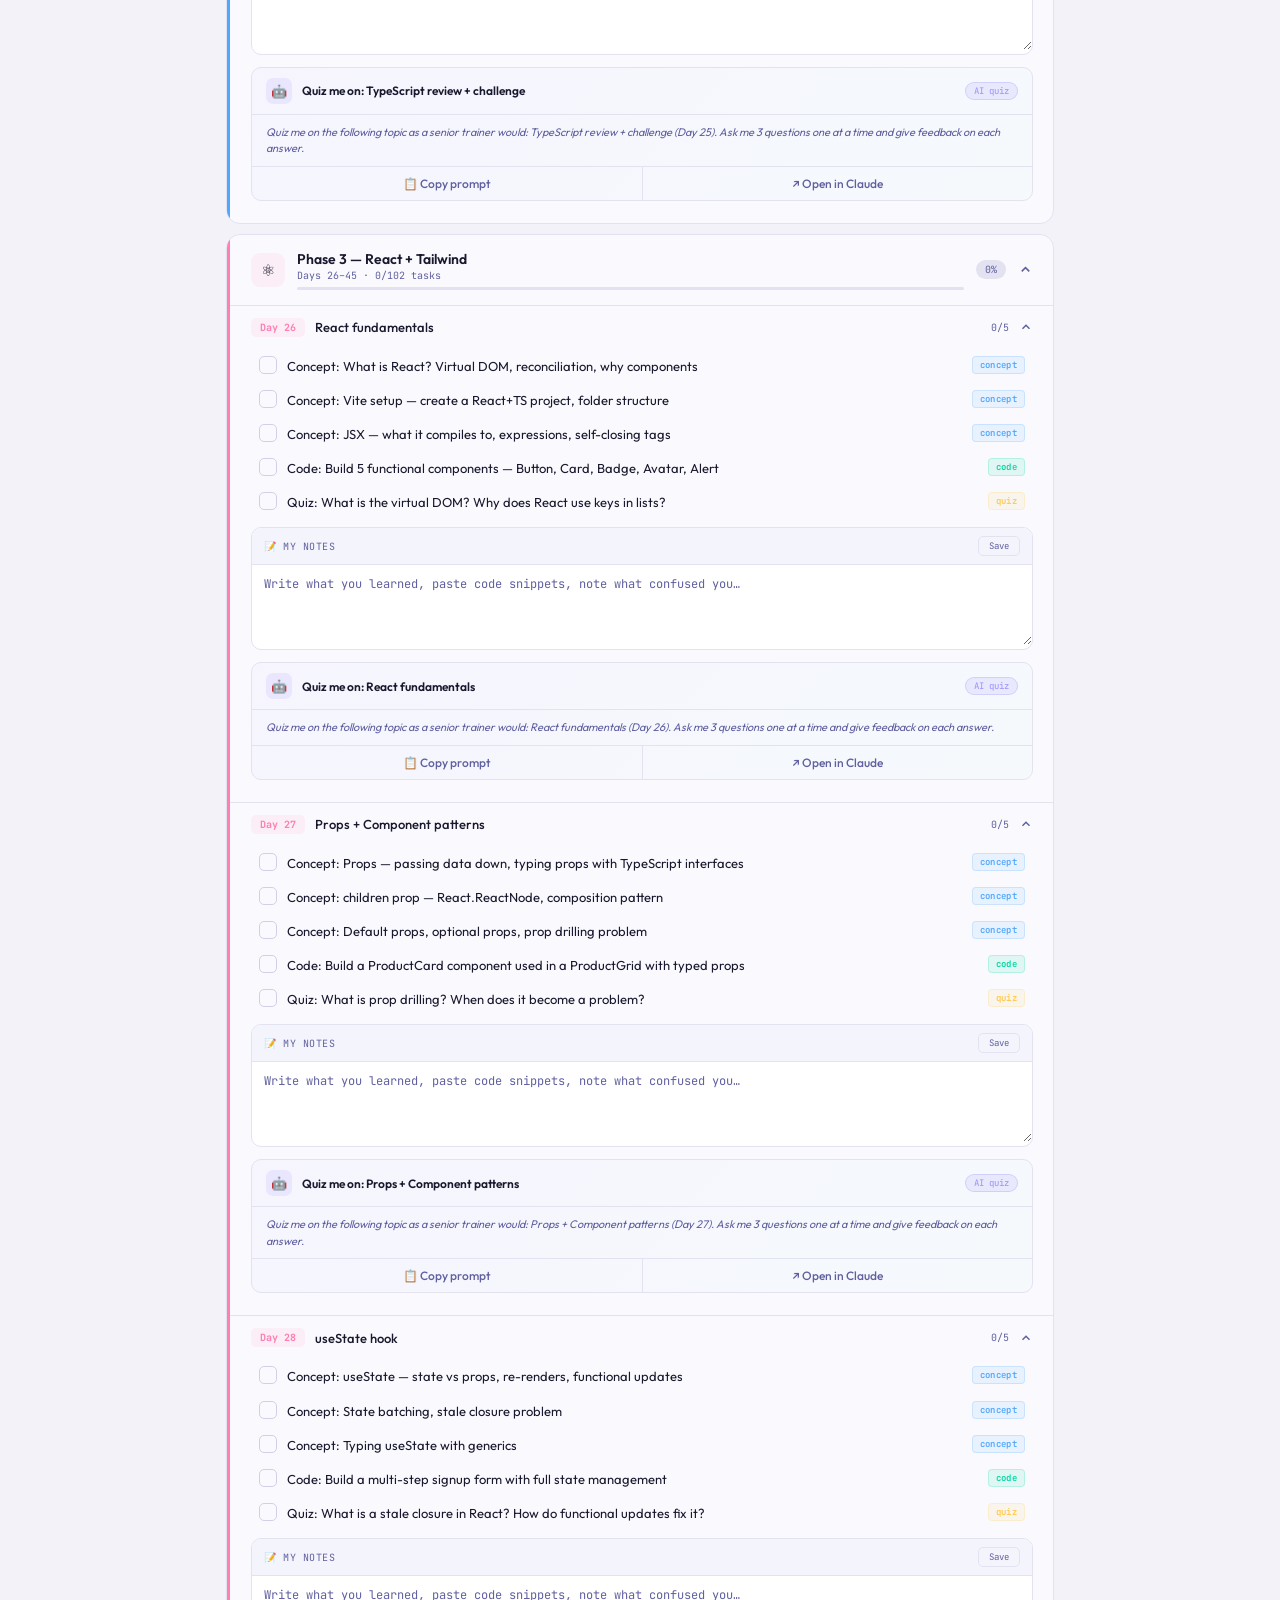
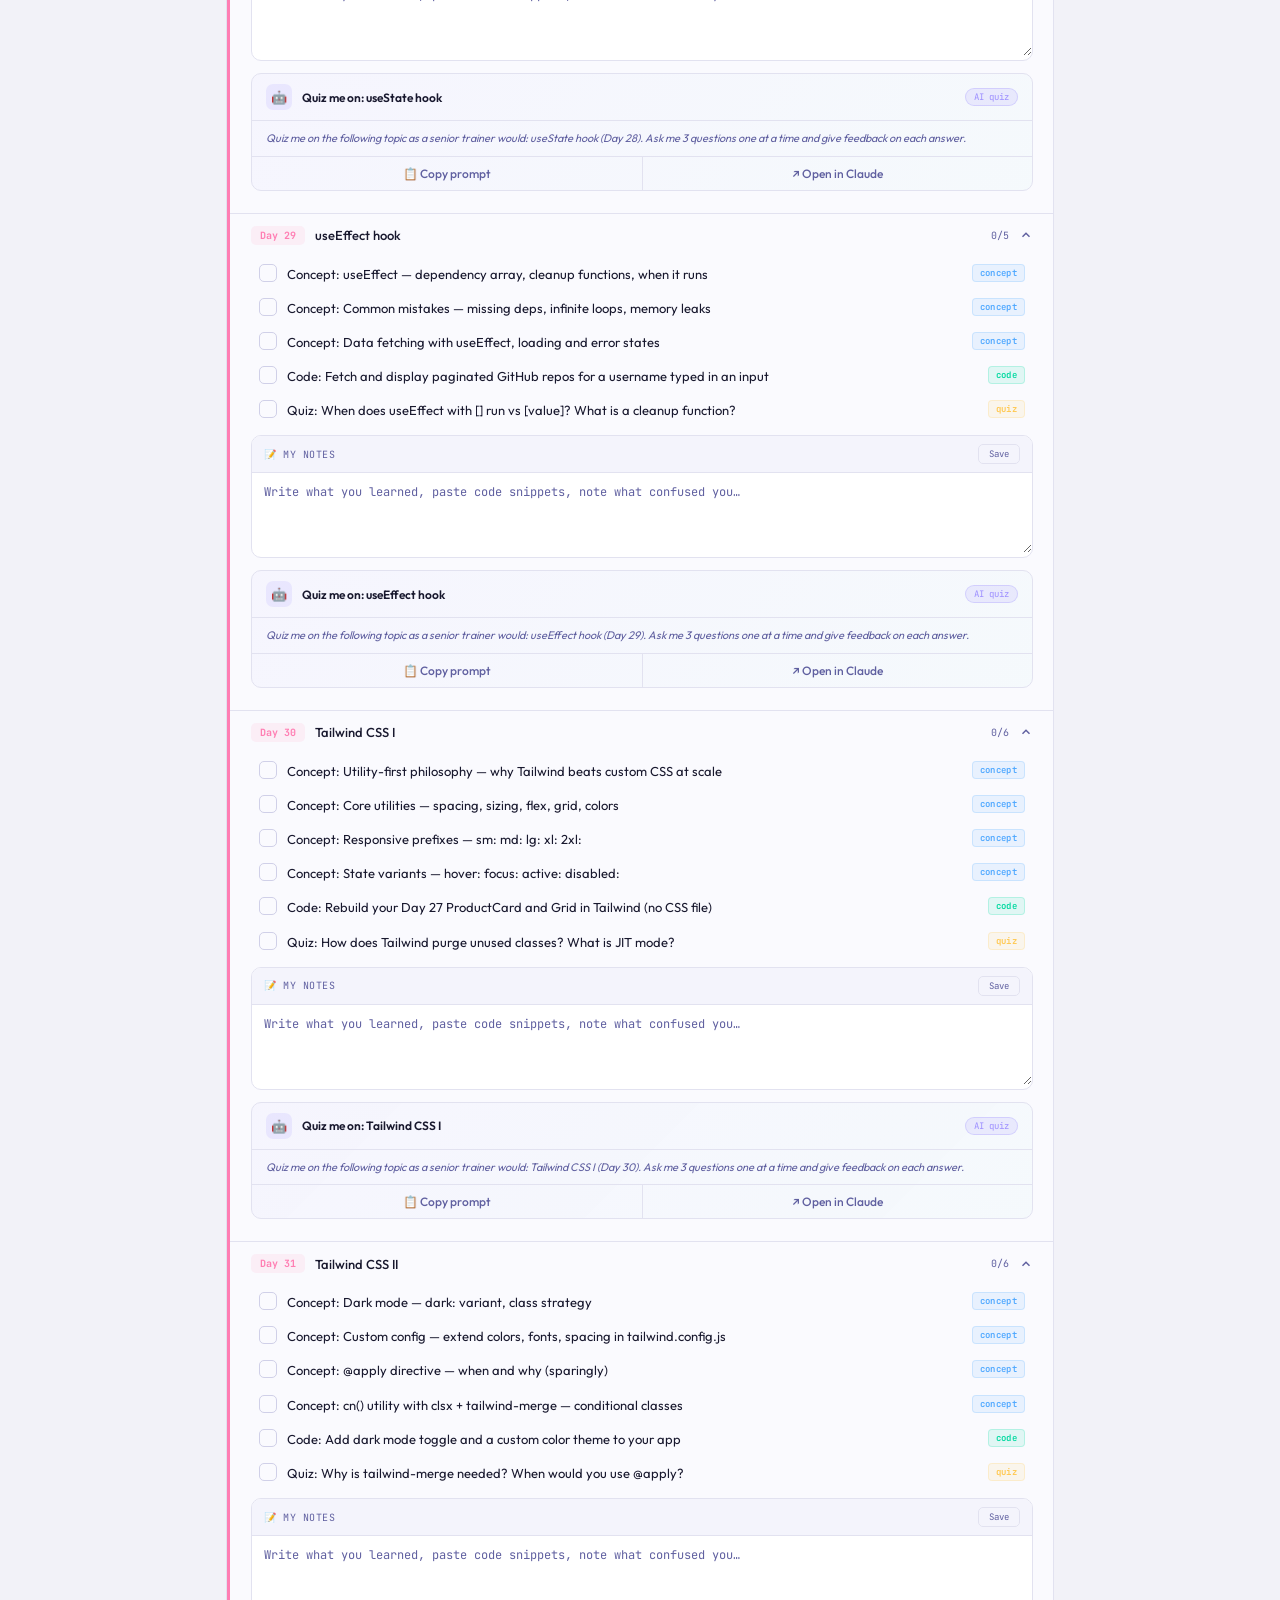
<file: v3/index.html>
<!DOCTYPE html>
<html lang="en">
<head>
<meta charset="UTF-8"/>
<meta name="viewport" content="width=device-width,initial-scale=1.0"/>
<meta name="theme-color" content="#07070e"/>
<title>Dev Roadmap v3 — Zero to Hired</title>
<link rel="preconnect" href="https://fonts.googleapis.com"/>
<link rel="preconnect" href="https://fonts.gstatic.com" crossorigin/>
<link href="https://fonts.googleapis.com/css2?family=JetBrains+Mono:wght@400;500;600;700&family=Outfit:wght@300;400;500;600;700;800&display=swap" rel="stylesheet"/>
<link rel="manifest" href="manifest.json"/>
<link rel="stylesheet" href="css/style.css"/>
</head>
<body>
  
<div id="top-strip"></div>

<!-- ═══════════ NAV ═══════════ -->
<nav id="nav">
  <div class="nav-brand"><span class="g">DEV</span><span class="p">MAP</span> v3</div>
  <div class="nav-tabs">
    <button class="nav-tab active" data-view="roadmap"><span class="ico">☑</span> Roadmap</button>
    <button class="nav-tab" data-view="kanban"><span class="ico">⊞</span> Kanban</button>
    <button class="nav-tab" data-view="focus"><span class="ico">◎</span> Daily Focus</button>
    <button class="nav-tab" data-view="stats"><span class="ico">◈</span> Stats</button>
    <button class="nav-tab" data-view="jobs"><span class="ico">💼</span> Job Tracker</button>
  </div>
  <div class="nav-right">
    <button class="nav-btn" id="pomo-nav-btn">⏱ Pomodoro</button>
    <div id="version-switcher">
      <button id="version-btn">Version ▾</button>
      <div id="version-menu" class="hidden"></div>
    </div>
    <button class="nav-btn" id="theme-btn">◑ Dark</button>
  </div>
</nav>

<!-- ═══════════ POMODORO MODAL ═══════════ -->
<div class="pomo-modal" id="pomo-modal">
  <div class="pomo-box" style="position:relative;">
    <button class="pomo-close" id="pomo-close">✕</button>
    <div style="font-size:15px;font-weight:700;margin-bottom:16px;text-align:center;">⏱ Pomodoro Timer</div>
    <div class="pomo-mode-row">
      <button class="pomo-mode-btn active" data-mode="focus">Focus 25m</button>
      <button class="pomo-mode-btn" data-mode="short">Break 5m</button>
      <button class="pomo-mode-btn" data-mode="long">Long 15m</button>
    </div>
    <div class="pomo-ring">
      <svg class="pomo-svg" width="160" height="160" viewBox="0 0 160 160">
        <circle class="pomo-track" cx="80" cy="80" r="54"/>
        <circle class="pomo-prog" id="pomo-prog" cx="80" cy="80" r="54"/>
      </svg>
      <div class="pomo-time">
        <div class="pomo-time-num" id="pomo-num">25:00</div>
        <div class="pomo-time-lbl" id="pomo-lbl">FOCUS</div>
      </div>
    </div>
    <div class="pomo-controls">
      <button class="pomo-ctrl-btn reset" id="pomo-reset">↺</button>
      <button class="pomo-ctrl-btn main" id="pomo-play">▶</button>
    </div>
    <div class="pomo-sessions" id="pomo-sessions">Sessions today: 0 · 0.0 hrs studied</div>
  </div>
</div>

<!-- ═══════════ ADD JOB MODAL ═══════════ -->
<div class="job-modal" id="job-modal">
  <div class="job-modal-box">
    <button class="pomo-close" onclick="closeAddJob()">✕</button>
    <div class="jm-title">+ Add Job Application</div>
    <div class="jm-field">
      <label class="jm-label">Company *</label>
      <input class="jm-input" id="jm-company" placeholder="e.g. Infosys, Freshworks, Startup XYZ"/>
    </div>
    <div class="jm-field">
      <label class="jm-label">Role *</label>
      <input class="jm-input" id="jm-role" placeholder="e.g. Frontend Developer, React Developer"/>
    </div>
    <div class="jm-field">
      <label class="jm-label">Source</label>
      <select class="jm-select" id="jm-source">
        <option>LinkedIn</option><option>Naukri</option><option>Wellfound</option>
        <option>Company site</option><option>Referral</option><option>Other</option>
      </select>
    </div>
    <div class="jm-field">
      <label class="jm-label">Notes</label>
      <input class="jm-input" id="jm-notes" placeholder="Salary range, tech stack, recruiter name…"/>
    </div>
    <div class="jm-actions">
      <button class="jm-cancel" id="jm-cancel">Cancel</button>
      <button class="jm-save" id="jm-save">Save Application</button>
    </div>
  </div>
</div>

<!-- ═══════════════════════════════════════
     VIEW 1 — ROADMAP
═══════════════════════════════════════ -->
<div id="view-roadmap" class="view active">
  <div class="wrap">
    <div style="margin-bottom:22px;">
      <div class="eyebrow">Zero to Hired · 80 Days</div>
      <h1 class="page-title">Dev Roadmap Tracker</h1>
      <p class="page-sub">React · TypeScript · Tailwind · DevOps · 8–10 hrs/day</p>
    </div>
    <div class="stats-row">
      <div class="sc"><div class="sc-num" data-stat="done">0</div><div class="sc-lbl">Done</div></div>
      <div class="sc"><div class="sc-num" style="color:var(--red)" data-stat="left">0</div><div class="sc-lbl">Left</div></div>
      <div class="sc"><div class="sc-num" data-stat="total">0</div><div class="sc-lbl">Total</div></div>
      <div class="sc"><div class="sc-num" style="background:linear-gradient(135deg,#7864ff,#00d9a0);-webkit-background-clip:text;-webkit-text-fill-color:transparent;background-clip:text;" data-stat="pct">0%</div><div class="sc-lbl">Progress</div></div>
      <div class="sc"><div class="sc-num" style="color:var(--amber)" data-stat="streak">0</div><div class="sc-lbl">🔥 Streak</div></div>
      <div class="sc"><div class="sc-num" style="color:var(--teal)" data-stat="hours">0h</div><div class="sc-lbl">⏱ Studied</div></div>
    </div>
    <div class="prog-row"><span class="prog-label">OVERALL PROGRESS</span><span class="prog-label" data-stat="prog-lbl">0%</span></div>
    <div class="prog-track"><div class="prog-fill" style="width:0%"></div></div>
    <div class="banner"><span class="ico">🕐</span><span id="left-msg">Loading…</span></div>
    <div class="search-wrap">
      <span class="search-ico">🔍</span>
      <input type="text" id="search" class="search-input" placeholder="Search concepts, tasks, topics…"/>
    </div>
    <div class="tab-row" id="phase-tabs">
      <button class="pill active" data-phase="all">All phases</button>
      <button class="pill" data-phase="0">① Foundations</button>
      <button class="pill" data-phase="1">② TypeScript</button>
      <button class="pill" data-phase="2">③ React+Tailwind</button>
      <button class="pill" data-phase="3">④ DevOps</button>
      <button class="pill" data-phase="4">⑤ Projects</button>
      <button class="pill" data-phase="5">⑥ Interview</button>
    </div>
    <div id="roadmap-wrap"></div>
    <div style="text-align:center;margin-top:28px;">
      <button class="nav-btn" id="reset-btn">↺ Reset learning progress</button>
    </div>
  </div>
</div>

<!-- ═══════════════════════════════════════
     VIEW 2 — KANBAN
═══════════════════════════════════════ -->
<div id="view-kanban" class="view">
  <div class="wrap wide">
    <div style="margin-bottom:18px;">
      <div class="eyebrow">Progress at a glance</div>
      <h2 class="page-title">Kanban Board</h2>
      <p class="page-sub">Cards show 📝 if you have notes. Click any card to jump to that day.</p>
    </div>
    <div class="tab-row" id="kb-filter">
      <button class="pill active" data-phase="all">All phases</button>
      <button class="pill" data-phase="0">⬡ Foundations</button>
      <button class="pill" data-phase="1">T TypeScript</button>
      <button class="pill" data-phase="2">⚛ React</button>
      <button class="pill" data-phase="3">☁ DevOps</button>
      <button class="pill" data-phase="4">◈ Projects</button>
      <button class="pill" data-phase="5">◉ Interview</button>
    </div>
    <div class="kanban-grid" id="kanban-wrap"></div>
  </div>
</div>

<!-- ═══════════════════════════════════════
     VIEW 3 — DAILY FOCUS
═══════════════════════════════════════ -->
<div id="view-focus" class="view">
  <div class="wrap">
    <div style="margin-bottom:18px;">
      <div class="eyebrow">Stay in the zone</div>
      <h2 class="page-title">Daily Focus</h2>
      <p class="page-sub">Auto-selects your next incomplete day. Includes AI daily brief.</p>
    </div>

    <!-- AI Daily Brief -->
    <div class="brief-card">
      <div class="brief-hdr">
        <div class="brief-icon">🤖</div>
        <div>
          <div class="brief-title">AI Daily Brief</div>
          <div class="brief-sub">Personalised coaching based on your real progress · Updates daily</div>
        </div>
      </div>
      <div class="brief-content loading" id="brief-content">
        <div class="brief-dots"><span></span><span></span><span></span></div> Generating your brief…
      </div>
      <div class="brief-actions">
        <button class="brief-btn primary" id="brief-open-claude">↗ Chat with Claude</button>
        <button class="brief-btn secondary" id="brief-refresh">↺ Refresh brief</button>
      </div>
    </div>

    <!-- Focus hero -->
    <div class="focus-hero" id="focus-hero">
      <div class="focus-tag" id="focus-tag">Day 1</div>
      <div class="focus-title" id="focus-title">Loading…</div>
      <div class="focus-meta" id="focus-meta"></div>
      <div class="focus-stats-row">
        <div><div class="fstat-num" id="focus-done">0</div><div class="fstat-lbl">Done</div></div>
        <div><div class="fstat-num" id="focus-left">0</div><div class="fstat-lbl">Left</div></div>
        <div><div class="fstat-num" id="focus-pct">0%</div><div class="fstat-lbl">Progress</div></div>
      </div>
      <div class="prog-track" style="margin-bottom:0;"><div class="prog-fill" id="focus-prog" style="width:0%"></div></div>
    </div>

    <!-- Day navigation -->
    <div class="focus-nav-pills" id="focus-nav"></div>

    <!-- Task list -->
    <div class="focus-card">
      <div class="focus-card-hdr">
        <span style="font-size:16px;">✅</span>
        <span class="focus-card-title">Today's Tasks</span>
        <span class="focus-card-count" id="focus-count">0/0 done</span>
      </div>
      <div class="focus-card-body" id="focus-body"></div>
    </div>

    <!-- Time blocks -->
    <div class="time-blocks">
      <div class="time-block"><div class="tb-icon">🌅</div><div class="tb-title">Morning — 2 hrs</div><div class="tb-sub">Read every concept task first. No coding yet. Build the mental model before touching the keyboard.</div></div>
      <div class="time-block"><div class="tb-icon">💻</div><div class="tb-title">Midday — 4–5 hrs</div><div class="tb-sub">Code the exercises. Try from memory first. Look things up only when truly stuck. Use the Pomodoro timer.</div></div>
      <div class="time-block"><div class="tb-icon">🌙</div><div class="tb-title">Evening — 2–3 hrs</div><div class="tb-sub">Quiz yourself out loud. Write notes. Review weak spots. Push to GitHub. Every. Single. Day.</div></div>
    </div>
  </div>
</div>

<!-- ═══════════════════════════════════════
     VIEW 4 — STATS
═══════════════════════════════════════ -->
<div id="view-stats" class="view">
  <div class="wrap">
    <div style="margin-bottom:22px;">
      <div class="eyebrow">Your numbers</div>
      <h2 class="page-title">Stats Dashboard</h2>
      <p class="page-sub">ETA · Readiness score · Study hours · Phase breakdown · Heatmap · Streak</p>
    </div>
    <div class="stats-row">
      <div class="sc"><div class="sc-num" data-stat="done">0</div><div class="sc-lbl">Done</div></div>
      <div class="sc"><div class="sc-num" style="color:var(--red)" data-stat="left">0</div><div class="sc-lbl">Left</div></div>
      <div class="sc"><div class="sc-num" data-stat="total">0</div><div class="sc-lbl">Total</div></div>
      <div class="sc"><div class="sc-num" style="background:linear-gradient(135deg,#7864ff,#00d9a0);-webkit-background-clip:text;-webkit-text-fill-color:transparent;background-clip:text;" data-stat="pct">0%</div><div class="sc-lbl">Progress</div></div>
      <div class="sc"><div class="sc-num" style="color:var(--amber)" data-stat="streak">0</div><div class="sc-lbl">🔥 Streak</div></div>
      <div class="sc"><div class="sc-num" style="color:var(--teal)" data-stat="hours">0h</div><div class="sc-lbl">⏱ Studied</div></div>
    </div>
    <div class="dash-grid" id="stats-wrap"></div>
  </div>
</div>

<!-- ═══════════════════════════════════════
     VIEW 5 — JOB TRACKER
═══════════════════════════════════════ -->
<div id="view-jobs" class="view">
  <div class="wrap wide">
    <div style="display:flex;align-items:flex-end;justify-content:space-between;gap:12px;margin-bottom:18px;flex-wrap:wrap;">
      <div>
        <div class="eyebrow">The finish line</div>
        <h2 class="page-title">Job Application Tracker</h2>
        <p class="page-sub">Track every application from Applied → Offer. Separate from your learning progress.</p>
      </div>
      <button class="brief-btn primary" id="job-add-btn" style="flex-shrink:0;">+ Add Application</button>
    </div>
    <div style="display:grid;grid-template-columns:repeat(4,1fr);gap:10px;margin-bottom:18px;" id="job-stats"></div>
    <div class="job-kanban" id="jobs-wrap"></div>
    <div style="margin-top:24px;padding:16px;background:var(--s2);border:1px solid var(--border);border-radius:var(--r12);">
      <div style="font-size:13px;font-weight:600;margin-bottom:8px;">📋 Job hunting strategy</div>
      <div style="font-size:12px;color:var(--sub);line-height:1.7;">
        Apply to <strong style="color:var(--text);">20+ jobs per week</strong> from Day 78 onwards — LinkedIn Easy Apply, Naukri.com, Wellfound, and company career pages directly.
        <strong style="color:var(--text);">Customise your resume</strong> for each JD (match keywords). 
        <strong style="color:var(--text);">Research every company</strong> before an interview — product, tech stack, recent news.
        For Hyderabad: target Freshworks, Zoho, Microsoft, Amazon, Infosys, Wipro, and funded startups on Wellfound.
      </div>
    </div>
  </div>
</div>

<script src="js/data.js"></script>
<script src="js/state.js"></script>
<script src="js/ui.js"></script>
<script src="js/pomodoro.js"></script>
<script src="js/ai-brief.js"></script>
<script src="js/views.js"></script>

<script>
if("serviceWorker" in navigator){
  window.addEventListener("load",function(){
    navigator.serviceWorker.register("./sw.js").then(function(r){ console.log("SW registered"); }).catch(function(e){ console.log("SW failed",e); });
  });
}
</script>
<script>
const repo = "NaYa-World/80-dev-roadmap-tracker";
const repoBase = "/80-dev-roadmap-tracker";

function getCurrentVersion() {
  const path = window.location.pathname;
  const match = path.match(/\/v(\d+)/);
  return match ? `v${match[1]}` : "v1";
}

async function fetchVersions() {
  try {
    const res = await fetch(`https://api.github.com/repos/${repo}/contents/`);
    const data = await res.json();

    const versions = data
      .filter(item => item.type === "dir" && /^v\d+$/.test(item.name))
      .map(item => item.name)
      .sort((a, b) => Number(a.slice(1)) - Number(b.slice(1)));

    return ["v1", ...versions];
  } catch (err) {
    console.error(err);
    return ["v1"];
  }
}

async function generateVersions() {
  const menu = document.getElementById("version-menu");
  const current = getCurrentVersion();
  const versions = await fetchVersions();

  menu.innerHTML = "";

  versions.forEach(v => {
    const link = document.createElement("a");

    link.href = v === "v1"
      ? `${repoBase}/`
      : `${repoBase}/${v}/`;

    link.textContent = v;

    if (v === current) {
      link.classList.add("active-version");
    }

    menu.appendChild(link);
  });
}

document.getElementById("version-btn").onclick = () => {
  document.getElementById("version-menu").classList.toggle("hidden");
};

generateVersions();
</script>
</body>
</html>
</file>
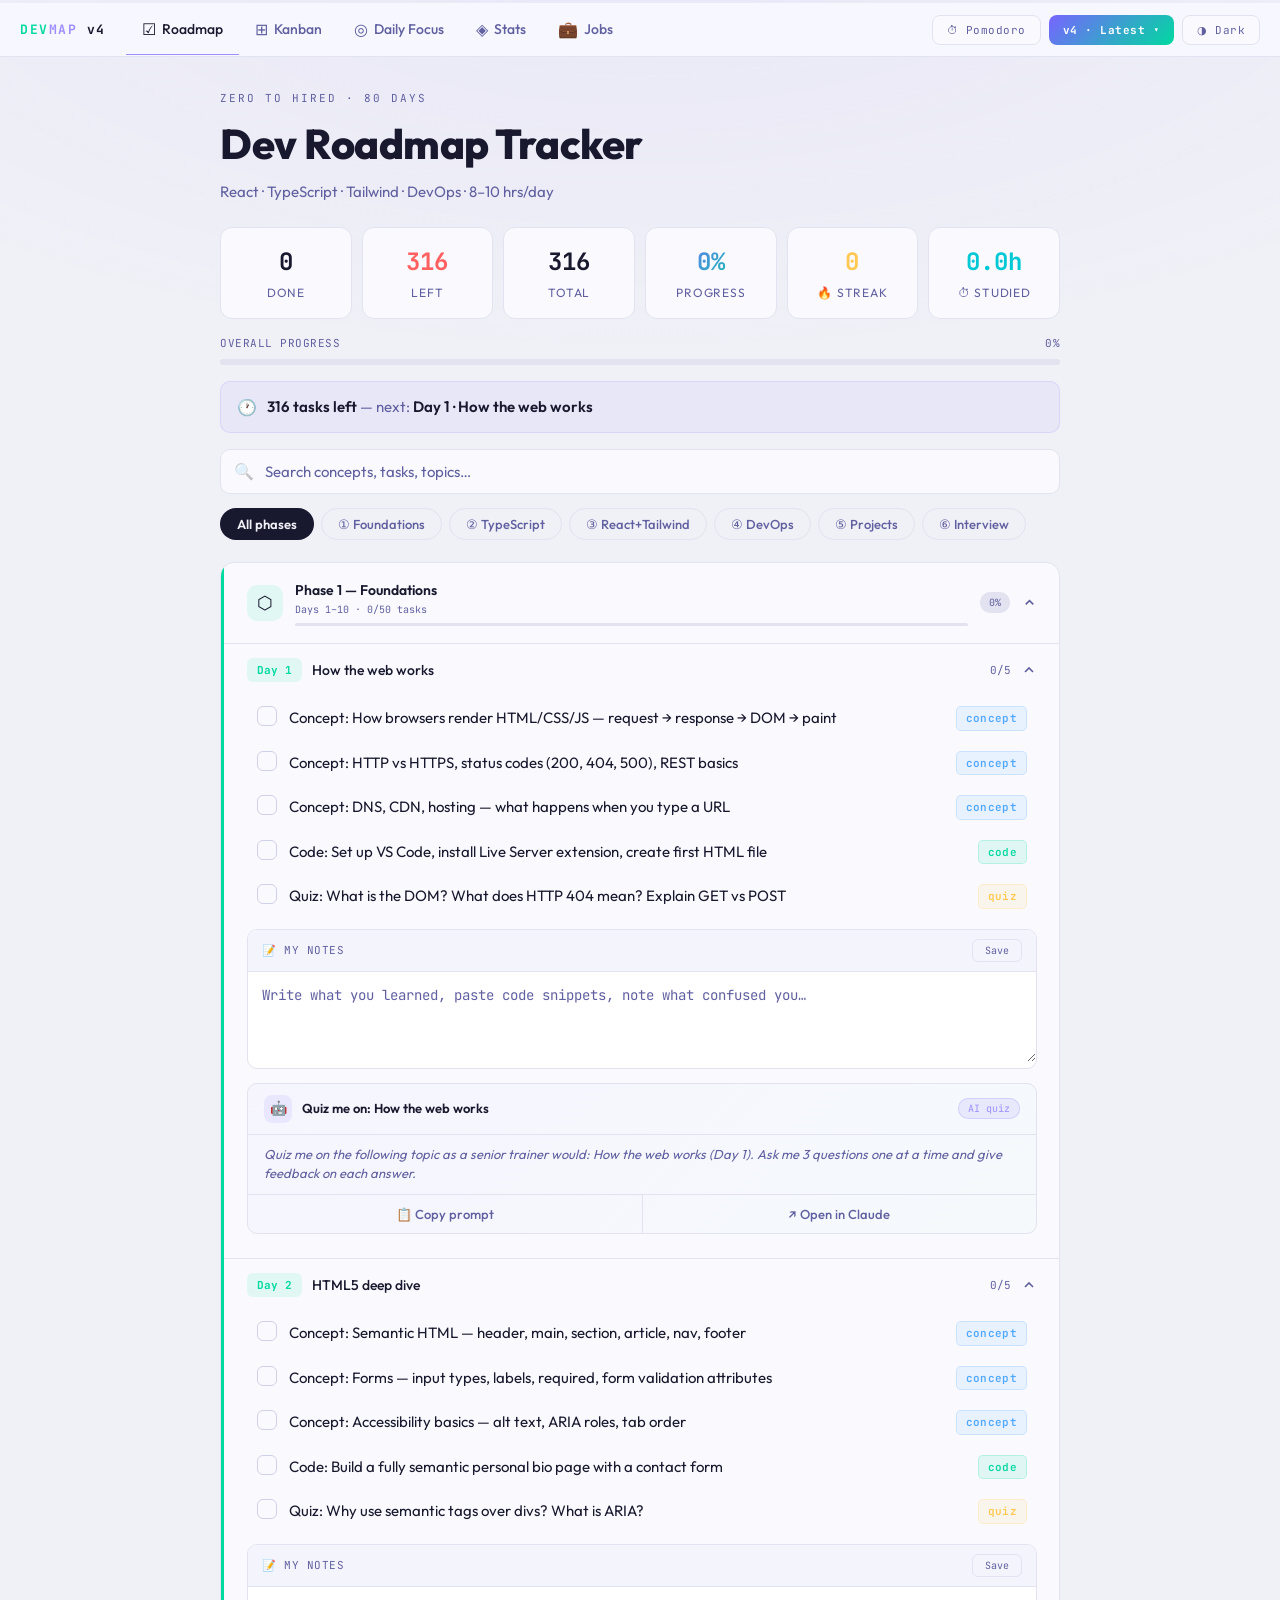
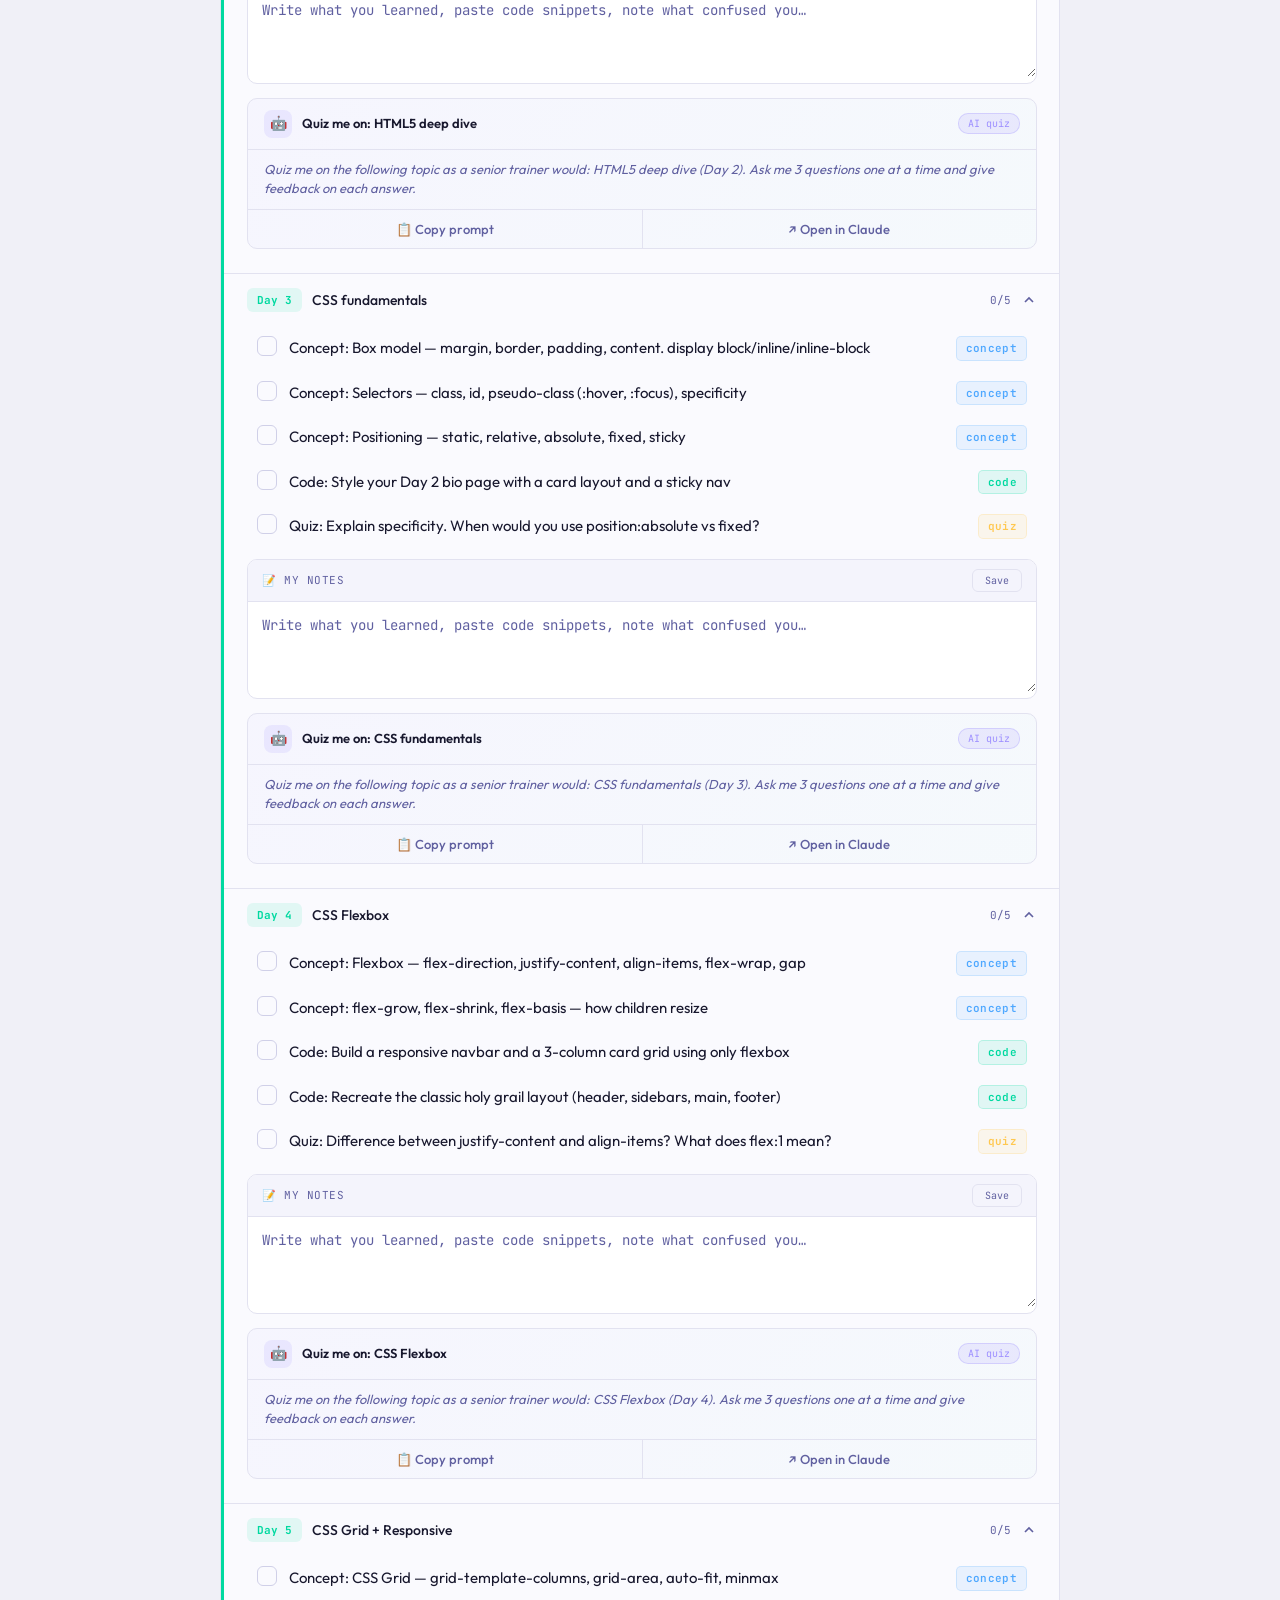
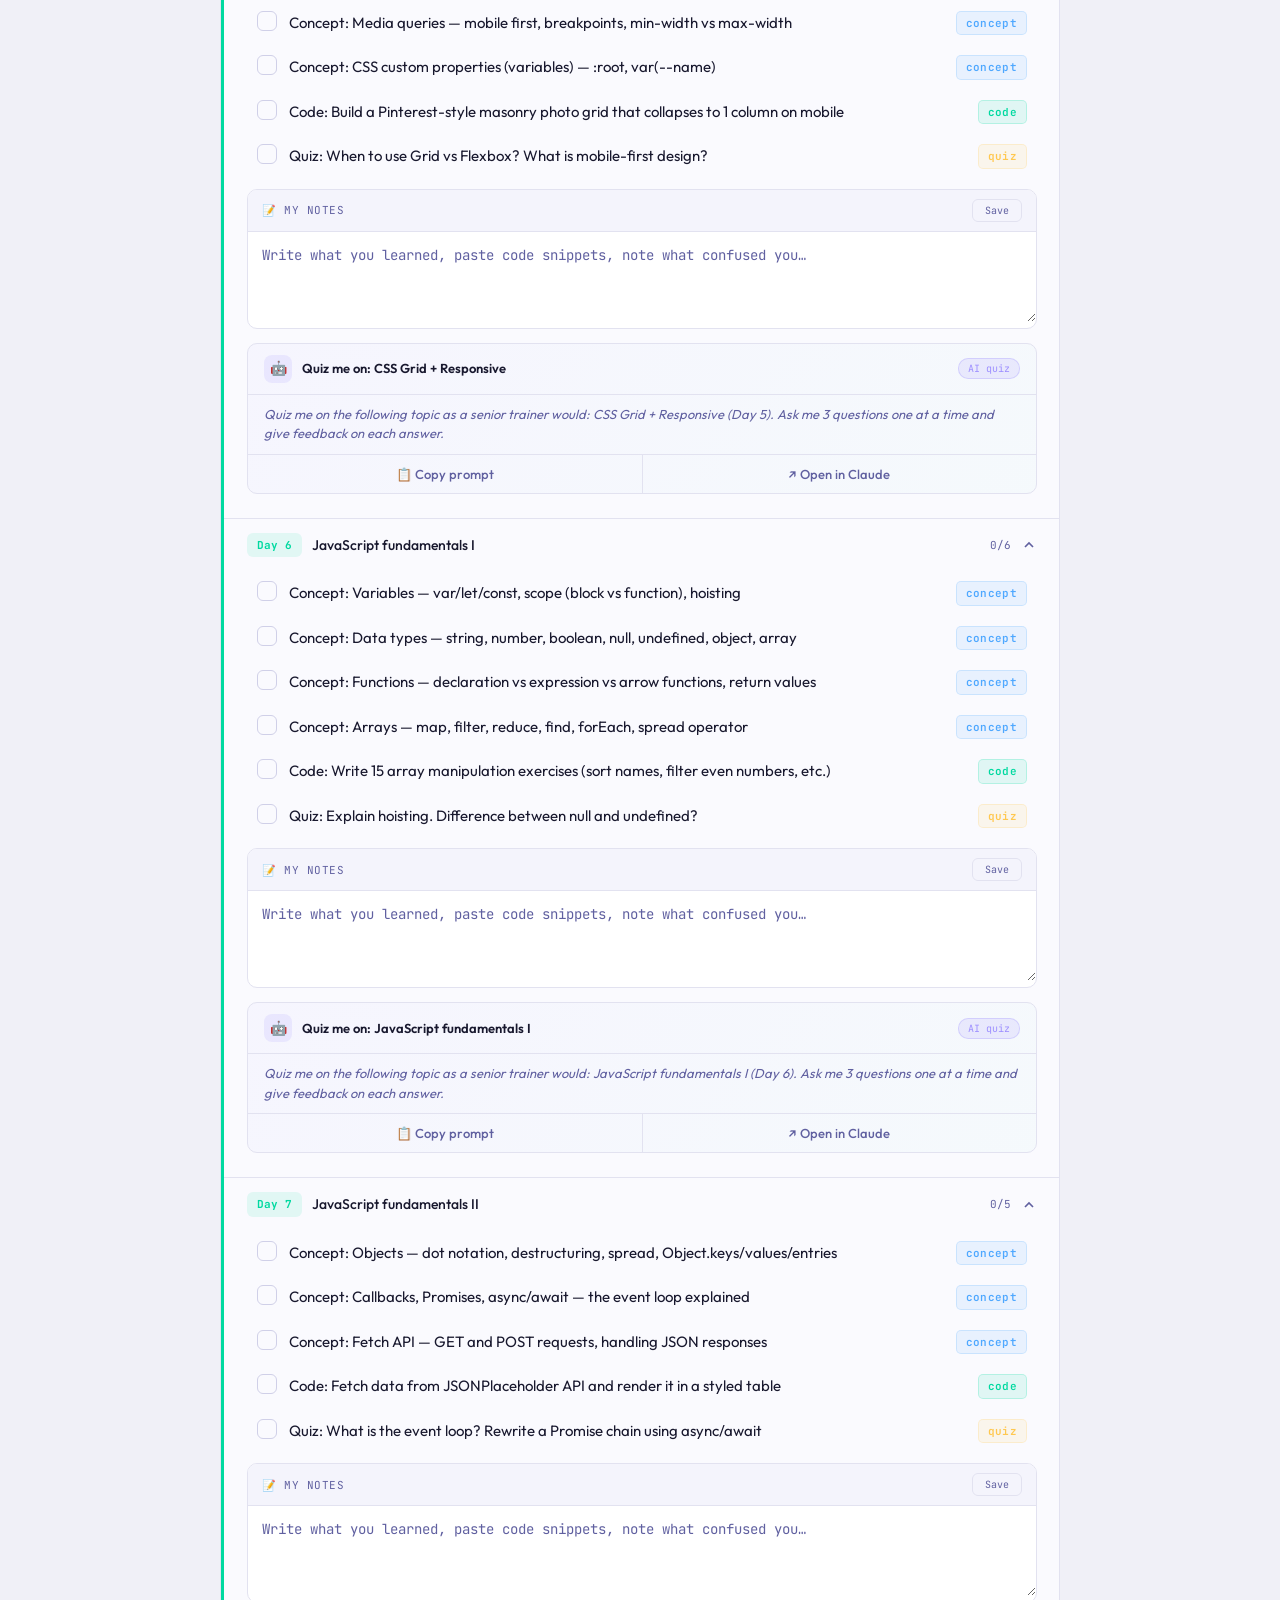
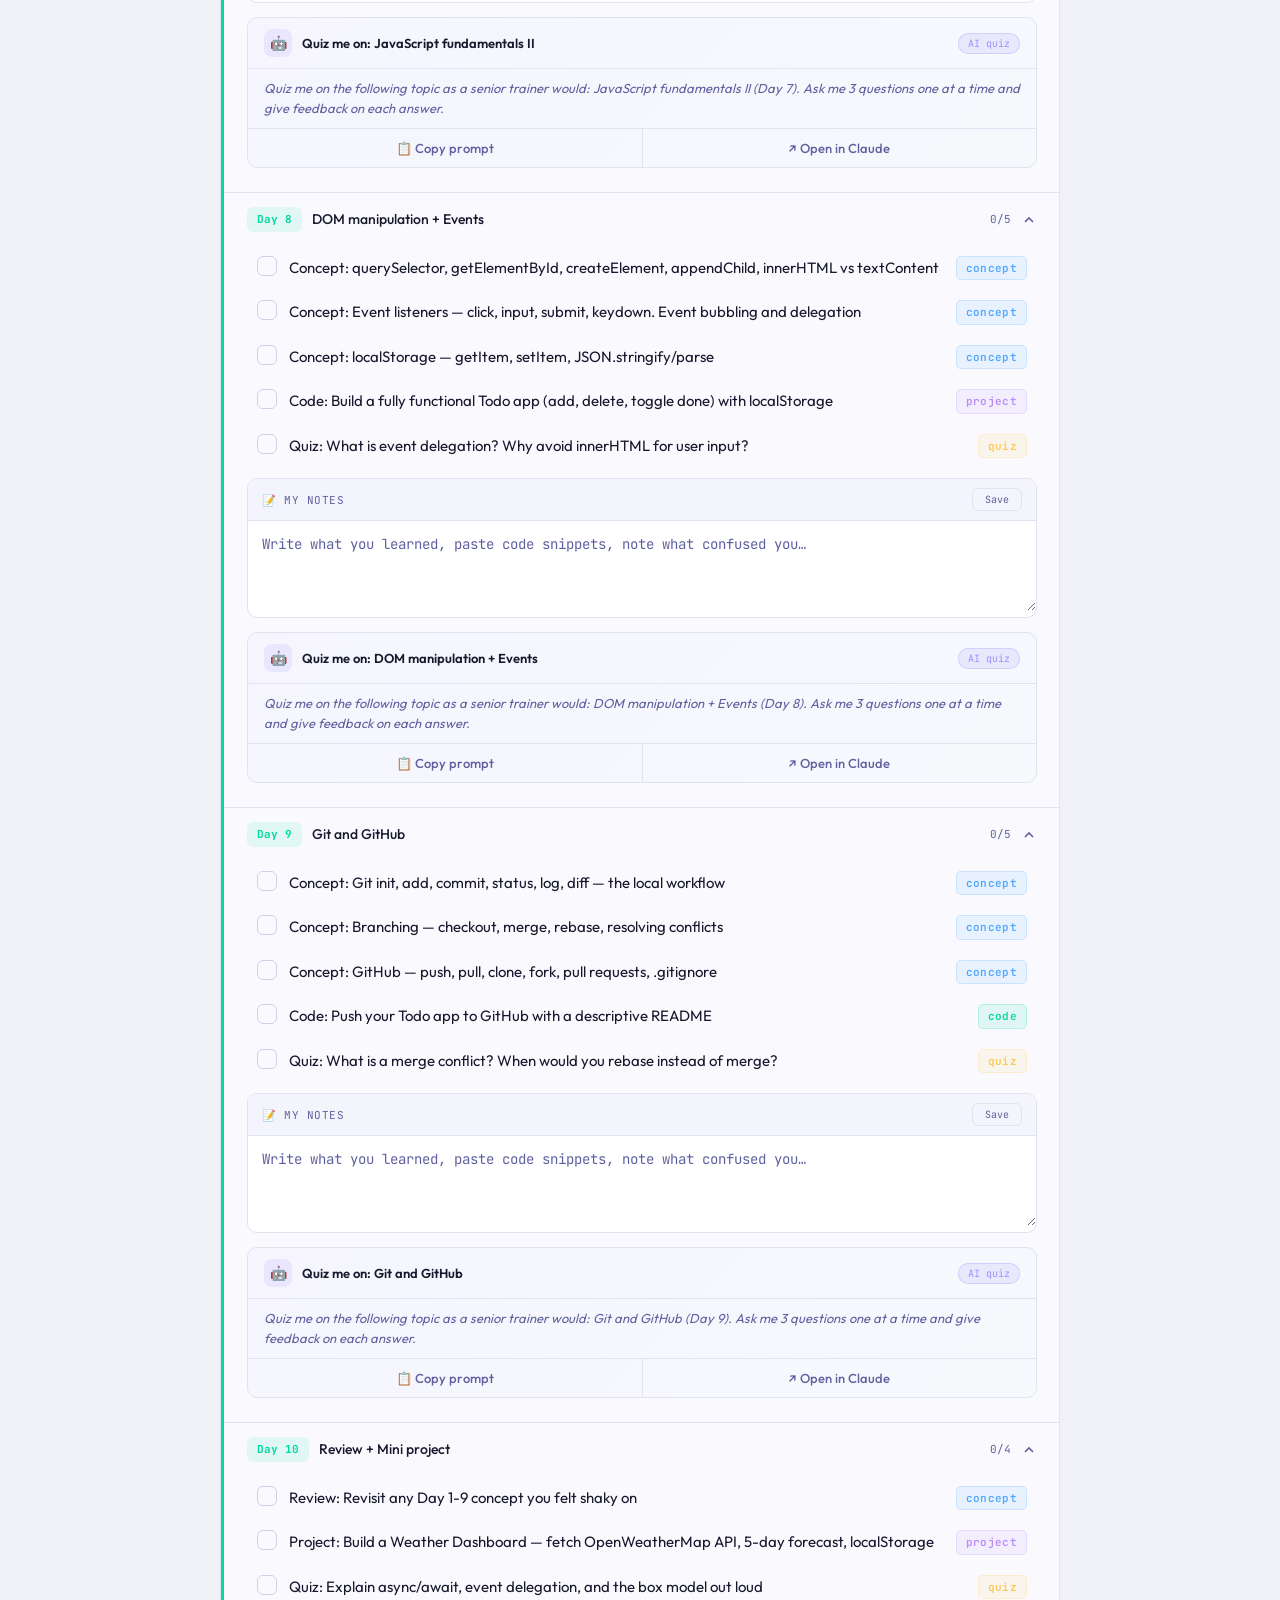
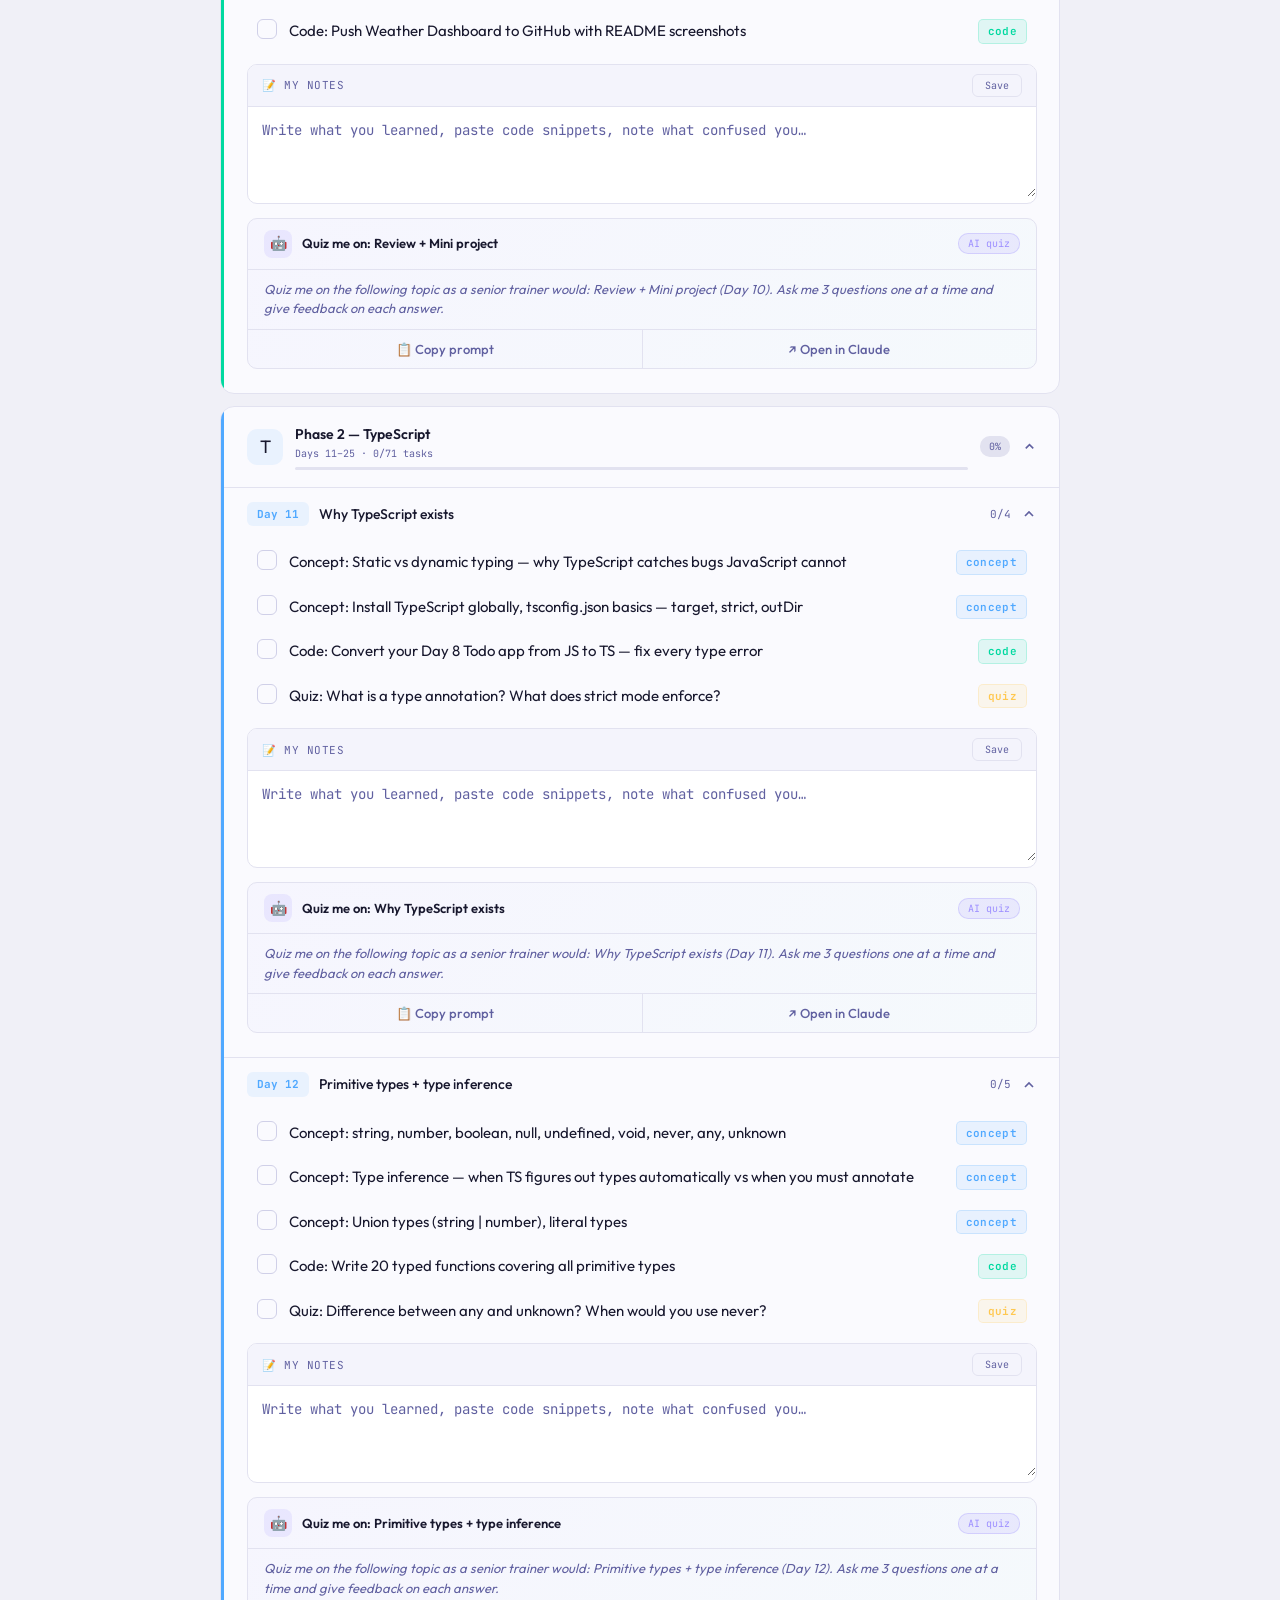
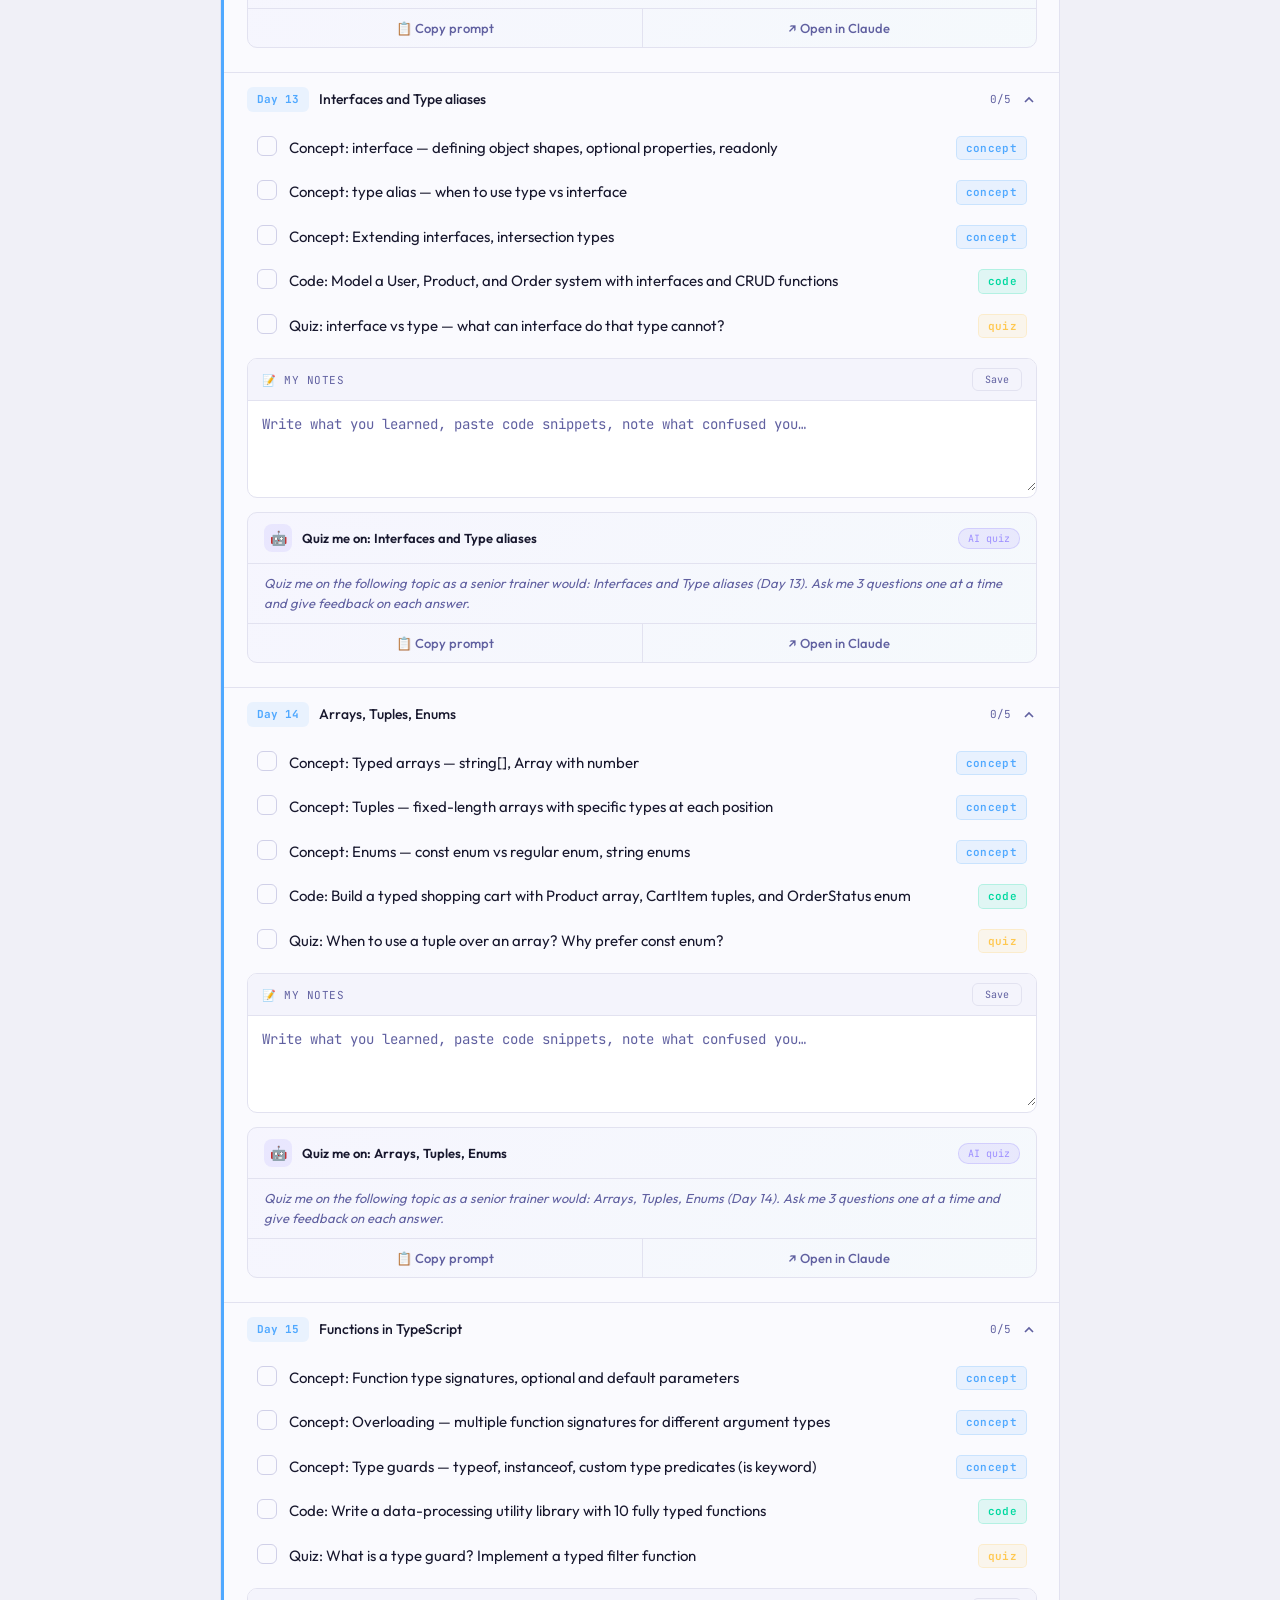
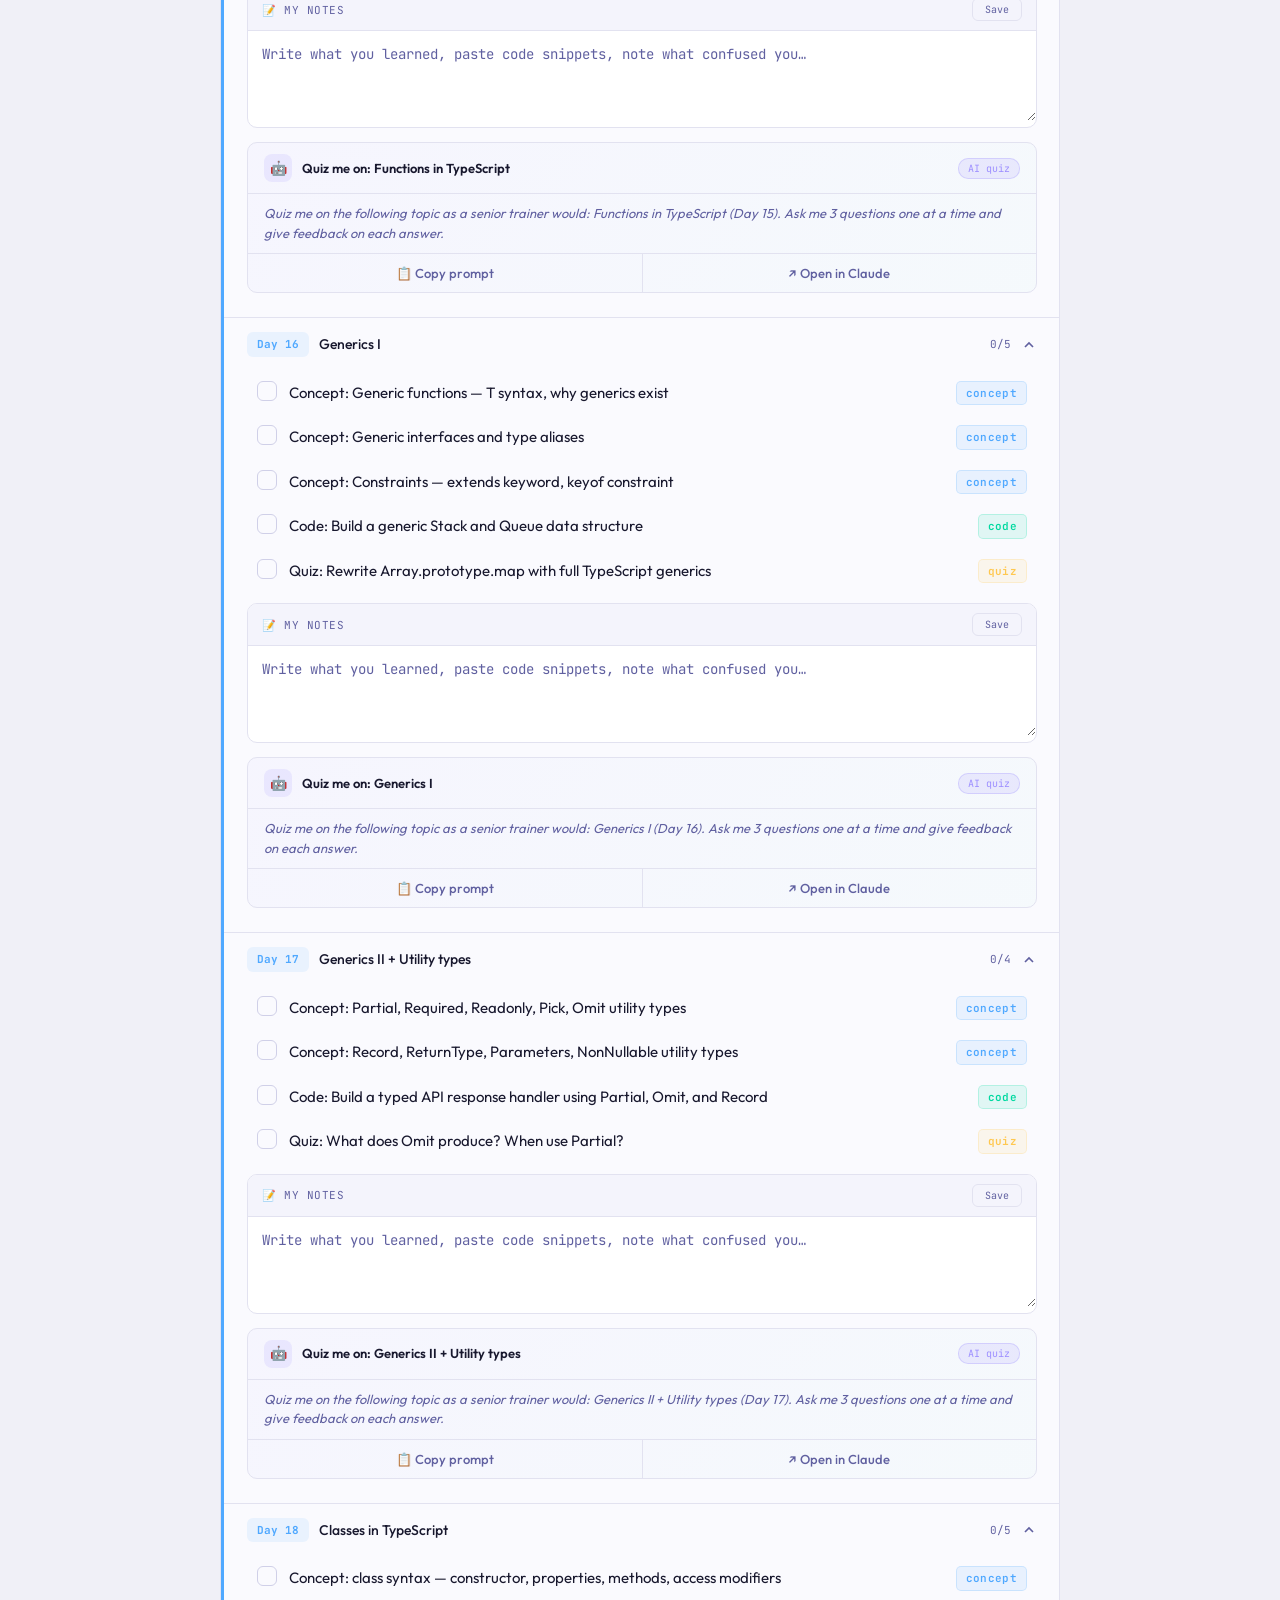
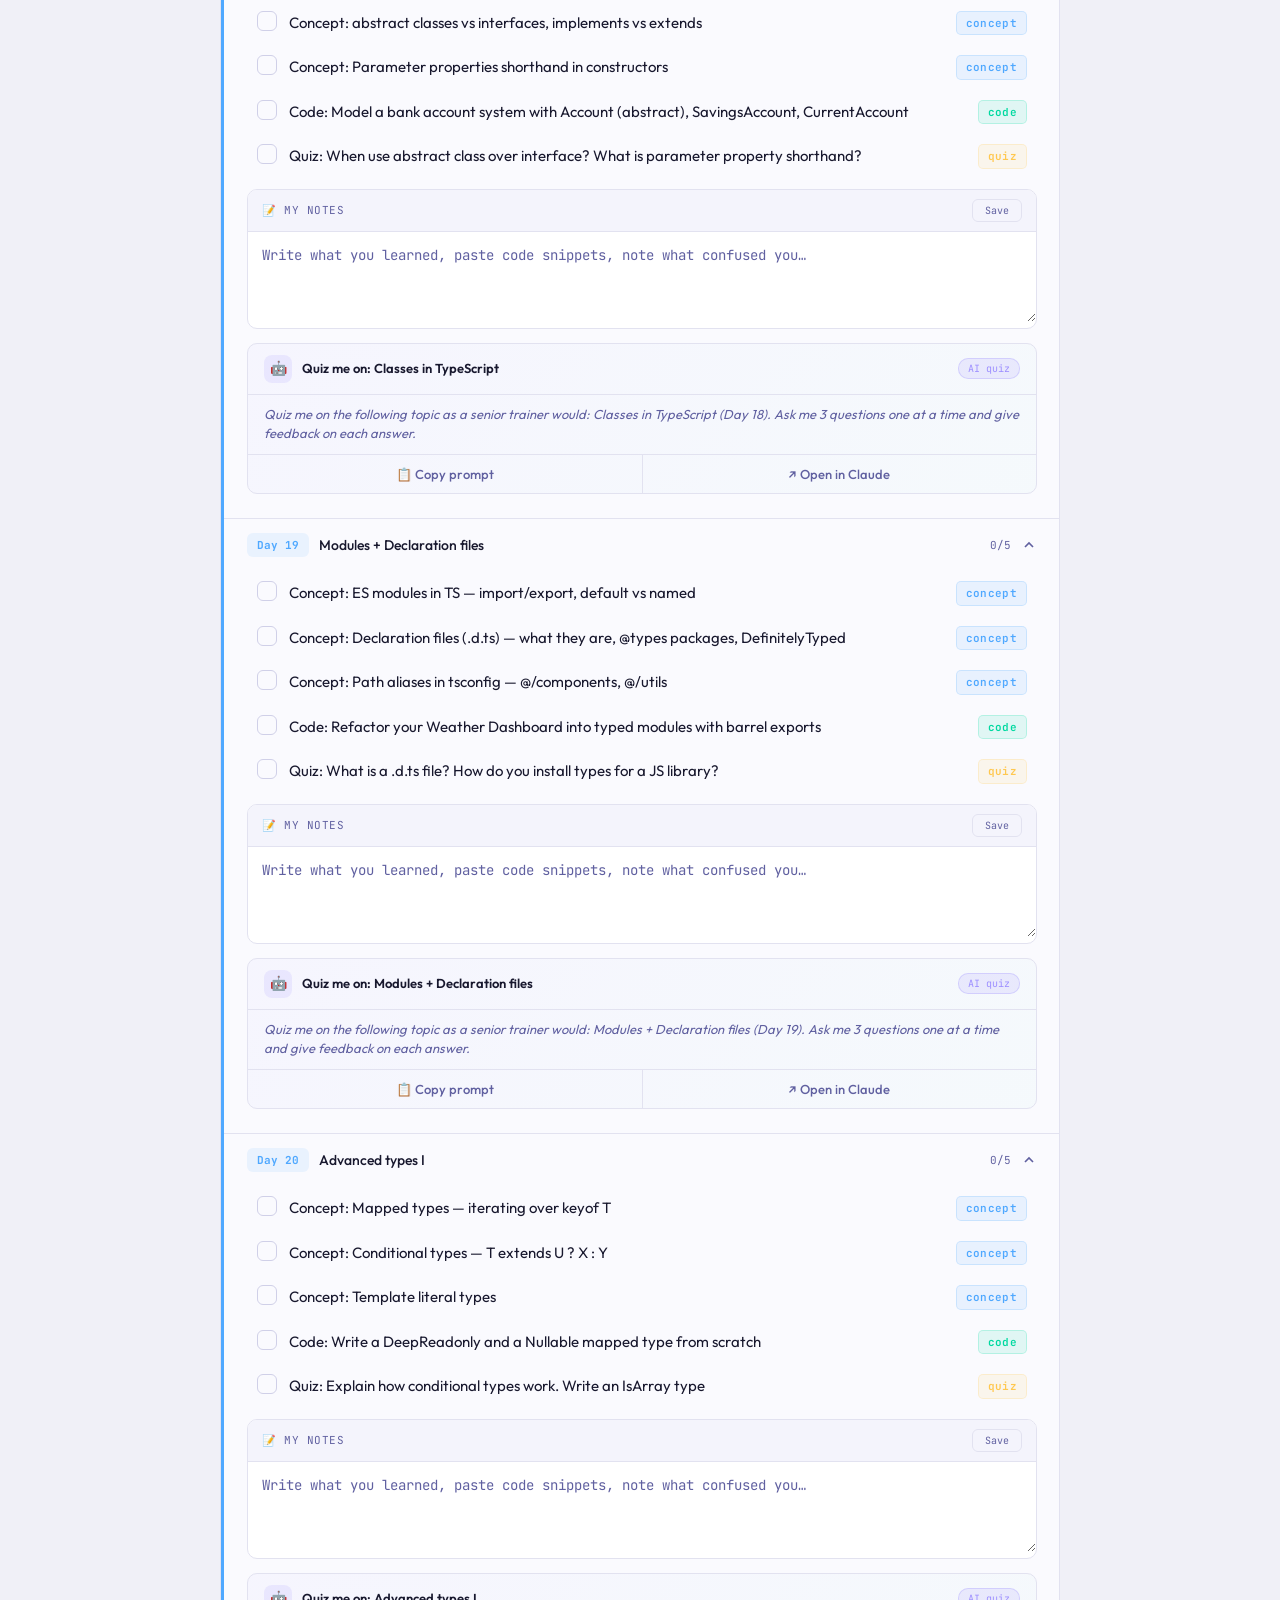
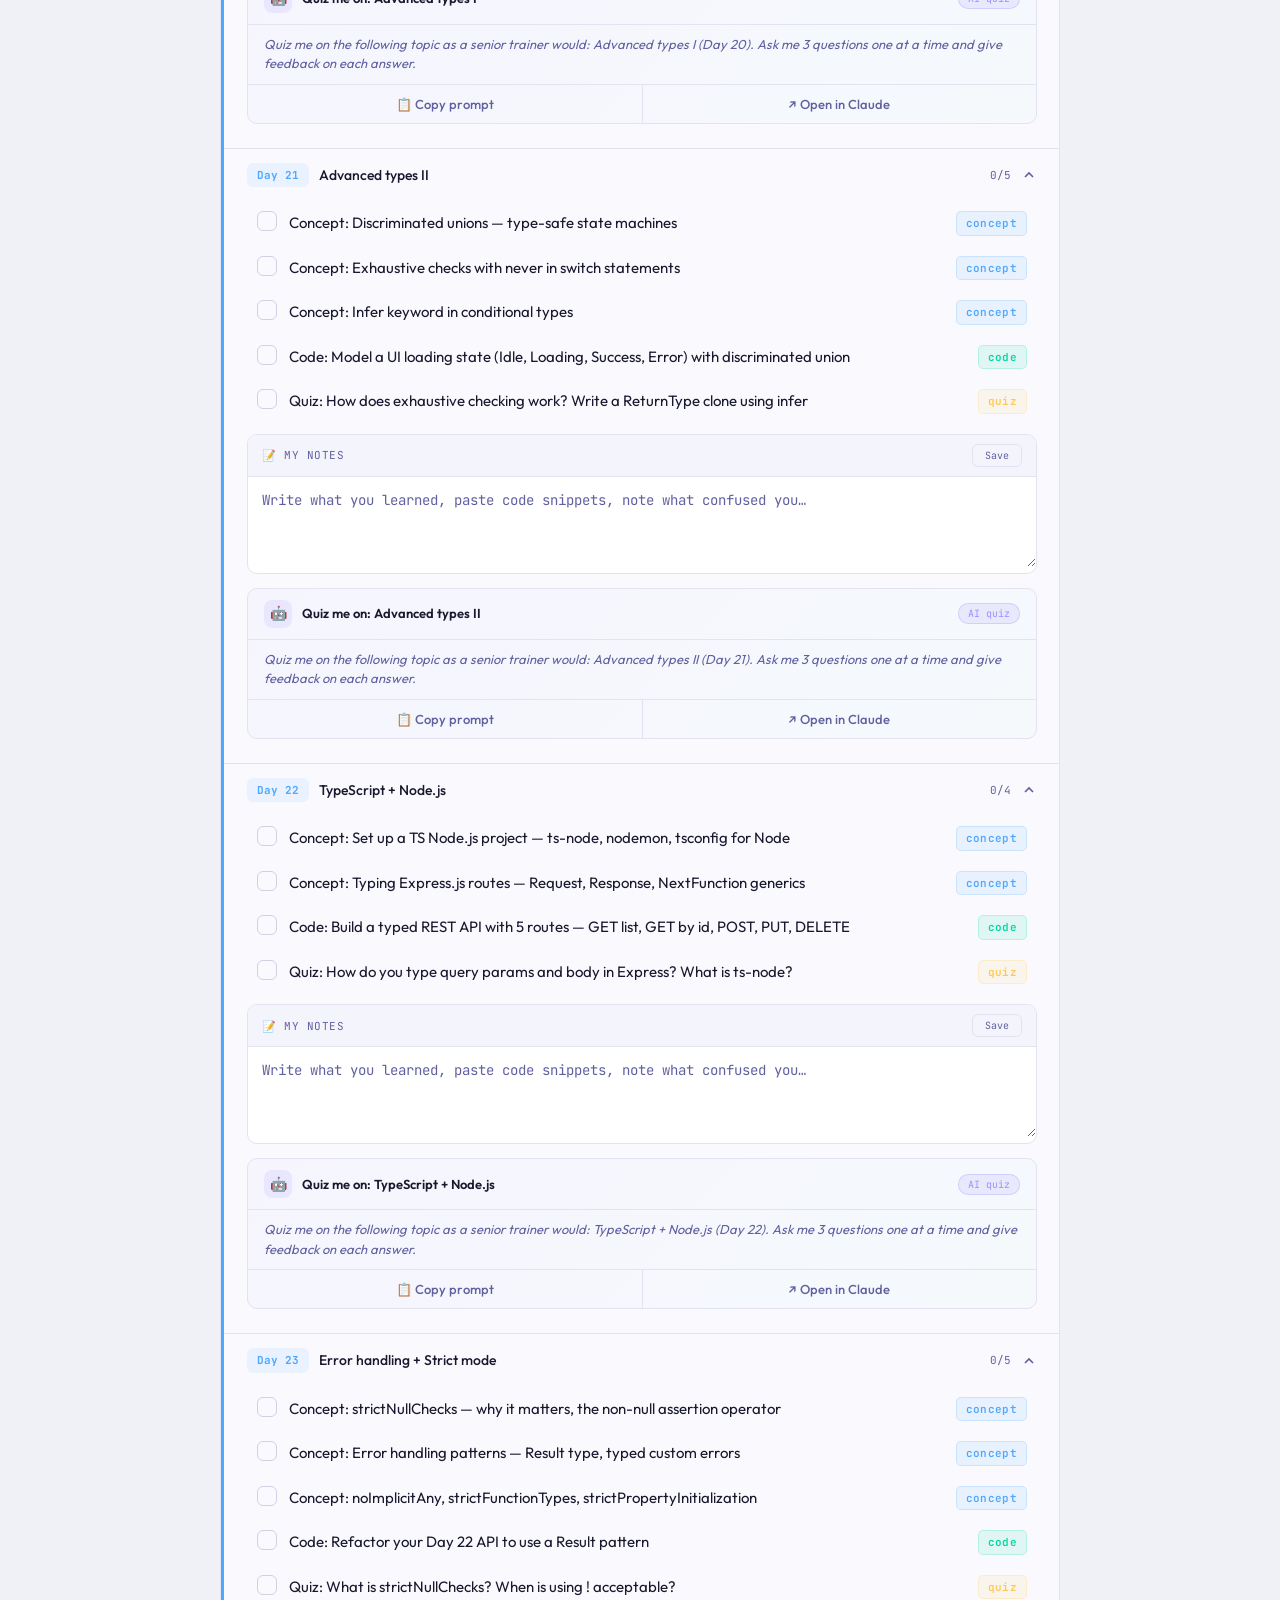
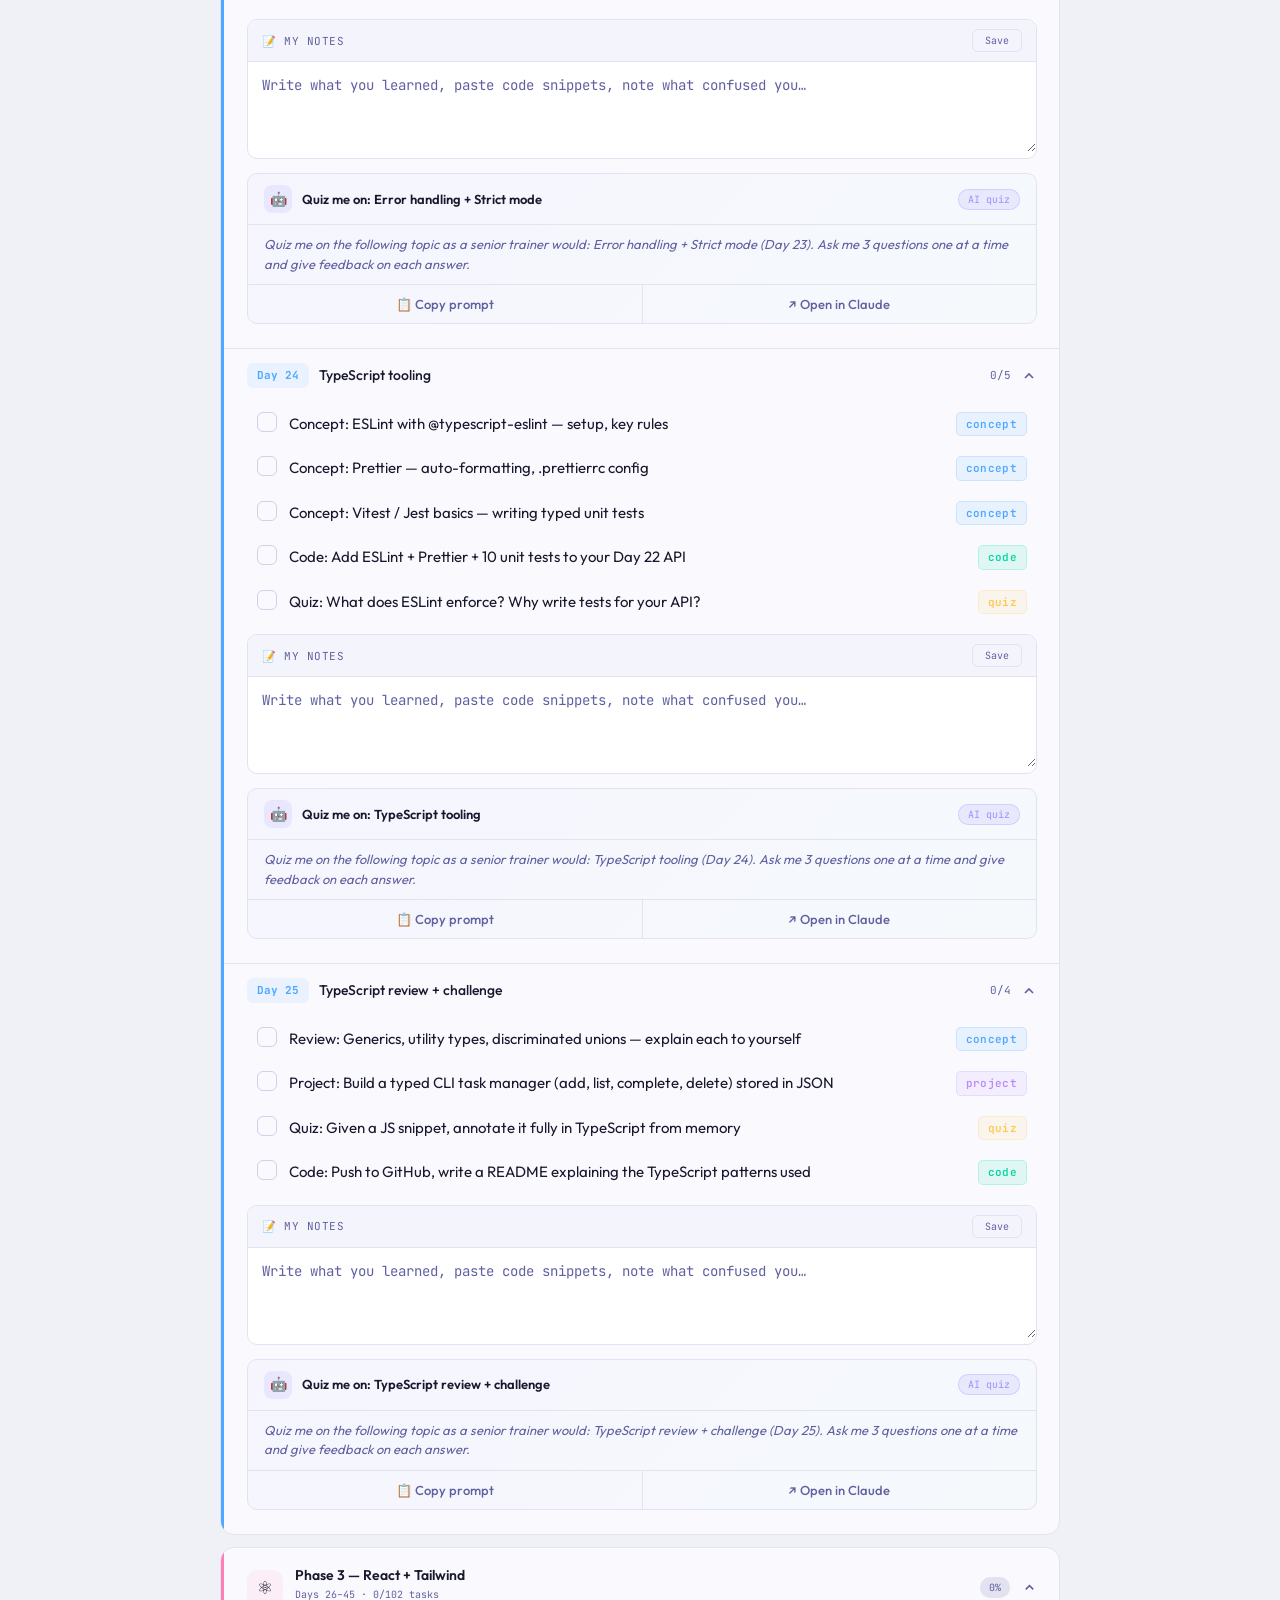
<file: v4/index.html>
<!DOCTYPE html>
<html lang="en">
<head>
<meta charset="UTF-8"/>
<meta name="viewport" content="width=device-width,initial-scale=1.0"/>
<meta name="theme-color" content="#07070e"/>
<title>Dev Roadmap v4 — Zero to Hired</title>
<link rel="manifest" href="manifest.json"/>
<link rel="preconnect" href="https://fonts.googleapis.com"/>
<link rel="preconnect" href="https://fonts.gstatic.com" crossorigin/>
<link href="https://fonts.googleapis.com/css2?family=JetBrains+Mono:wght@400;500;600;700&family=Outfit:wght@300;400;500;600;700;800&display=swap" rel="stylesheet"/>
<link rel="stylesheet" href="css/style.css"/>
</head>
<body>
<div id="top-strip"></div>

<!-- ═══════════ NAV ═══════════ -->
<nav id="nav">
  <div class="nav-brand"><span class="g">DEV</span><span class="p">MAP</span> v4</div>
  <div class="nav-tabs">
    <button class="nav-tab active" data-view="roadmap"><span class="ico">☑</span> Roadmap</button>
    <button class="nav-tab" data-view="kanban"><span class="ico">⊞</span> Kanban</button>
    <button class="nav-tab" data-view="focus"><span class="ico">◎</span> Daily Focus</button>
    <button class="nav-tab" data-view="stats"><span class="ico">◈</span> Stats</button>
    <button class="nav-tab" data-view="jobs"><span class="ico">💼</span> Jobs</button>
  </div>
  <div class="nav-right">
    <button class="nav-btn" id="pomo-nav-btn">⏱ Pomodoro</button>
    <div id="version-switcher">
      <button id="version-btn">v4 Latest ▾</button>
      <div id="version-menu" class="hidden"></div>
    </div>
    <button class="nav-btn" id="theme-btn">◑ Dark</button>
  </div>
</nav>

<!-- ═══════════ POMODORO MODAL ═══════════ -->
<div class="pomo-modal" id="pomo-modal">
  <div class="pomo-box">
    <button class="pomo-close" id="pomo-close">✕</button>
    <div class="pomo-box-title">⏱ Pomodoro Timer</div>
    <div class="pomo-mode-row">
      <button class="pomo-mode-btn active" data-mode="focus">Focus 25m</button>
      <button class="pomo-mode-btn" data-mode="short">Break 5m</button>
      <button class="pomo-mode-btn" data-mode="long">Long 15m</button>
    </div>
    <div class="pomo-ring">
      <svg class="pomo-svg" width="170" height="170" viewBox="0 0 170 170">
        <circle class="pomo-track" cx="85" cy="85" r="70"/>
        <circle class="pomo-prog" id="pomo-prog" cx="85" cy="85" r="70"/>
      </svg>
      <div class="pomo-time">
        <div class="pomo-time-num" id="pomo-num">25:00</div>
        <div class="pomo-time-lbl" id="pomo-lbl">FOCUS</div>
      </div>
    </div>
    <div class="pomo-controls">
      <button class="pomo-ctrl-btn reset" id="pomo-reset">↺</button>
      <button class="pomo-ctrl-btn main" id="pomo-play">▶</button>
    </div>
    <div class="pomo-sessions" id="pomo-sessions">Sessions today: 0 · 0.0 hrs studied</div>
  </div>
</div>

<!-- ═══════════ ADD JOB MODAL ═══════════ -->
<div class="job-modal" id="job-modal">
  <div class="job-modal-box">
    <button class="pomo-close" id="jm-x">✕</button>
    <div class="jm-title">+ Add Job Application</div>
    <div class="jm-field"><label class="jm-label">Company *</label><input class="jm-input" id="jm-company" placeholder="e.g. Freshworks, Zoho, Amazon"/></div>
    <div class="jm-field"><label class="jm-label">Role *</label><input class="jm-input" id="jm-role" placeholder="e.g. Frontend Developer, React Engineer"/></div>
    <div class="jm-field"><label class="jm-label">Source</label>
      <select class="jm-select" id="jm-source"><option>LinkedIn</option><option>Naukri</option><option>Wellfound</option><option>Company site</option><option>Referral</option><option>Other</option></select>
    </div>
    <div class="jm-field"><label class="jm-label">Notes</label><input class="jm-input" id="jm-notes" placeholder="Salary range, recruiter name, tech stack…"/></div>
    <div class="jm-actions">
      <button class="jm-cancel" id="jm-cancel">Cancel</button>
      <button class="jm-save" id="jm-save">Save Application</button>
    </div>
  </div>
</div>

<!-- ═══════════════════════════════════════
     VIEW 1 — ROADMAP
═══════════════════════════════════════ -->
<div id="view-roadmap" class="view active">
  <div class="wrap">
    <div style="margin-bottom:24px;">
      <div class="eyebrow">Zero to Hired · 80 Days</div>
      <h1 class="page-title">Dev Roadmap Tracker</h1>
      <p class="page-sub">React · TypeScript · Tailwind · DevOps · 8–10 hrs/day</p>
    </div>
    <div class="stats-row">
      <div class="sc"><div class="sc-num" data-stat="done">0</div><div class="sc-lbl">Done</div></div>
      <div class="sc"><div class="sc-num" style="color:var(--red)" data-stat="left">0</div><div class="sc-lbl">Left</div></div>
      <div class="sc"><div class="sc-num" data-stat="total">0</div><div class="sc-lbl">Total</div></div>
      <div class="sc"><div class="sc-num" style="background:linear-gradient(135deg,#7864ff,#00d9a0);-webkit-background-clip:text;-webkit-text-fill-color:transparent;background-clip:text;" data-stat="pct">0%</div><div class="sc-lbl">Progress</div></div>
      <div class="sc"><div class="sc-num" style="color:var(--amber)" data-stat="streak">0</div><div class="sc-lbl">🔥 Streak</div></div>
      <div class="sc"><div class="sc-num" style="color:var(--teal)" data-stat="hours">0h</div><div class="sc-lbl">⏱ Studied</div></div>
    </div>
    <div class="prog-row"><span class="prog-label">OVERALL PROGRESS</span><span class="prog-label" data-stat="prog-lbl">0%</span></div>
    <div class="prog-track"><div class="prog-fill" style="width:0%"></div></div>
    <div class="banner"><span style="font-size:16px;">🕐</span><span id="left-msg">Loading…</span></div>
    <div class="search-wrap">
      <span class="search-ico">🔍</span>
      <input type="text" id="search" class="search-input" placeholder="Search concepts, tasks, topics…"/>
    </div>
    <div class="tab-row" id="phase-tabs">
      <button class="pill active" data-phase="all">All phases</button>
      <button class="pill" data-phase="0">① Foundations</button>
      <button class="pill" data-phase="1">② TypeScript</button>
      <button class="pill" data-phase="2">③ React+Tailwind</button>
      <button class="pill" data-phase="3">④ DevOps</button>
      <button class="pill" data-phase="4">⑤ Projects</button>
      <button class="pill" data-phase="5">⑥ Interview</button>
    </div>
    <div id="roadmap-wrap"></div>
    <div style="text-align:center;margin-top:32px;">
      <button class="nav-btn" id="reset-btn" style="font-size:13px;padding:10px 20px;">↺ Reset learning progress</button>
    </div>
  </div>
</div>

<!-- ═══════════════════════════════════════
     VIEW 2 — KANBAN
═══════════════════════════════════════ -->
<div id="view-kanban" class="view">
  <div class="wrap wide">
    <div style="margin-bottom:20px;">
      <div class="eyebrow">Progress at a glance</div>
      <h2 class="page-title">Kanban Board</h2>
      <p class="page-sub">Cards with 📝 have notes. Click any card to jump to that day in the Roadmap.</p>
    </div>
    <div class="tab-row" id="kb-filter">
      <button class="pill active" data-phase="all">All phases</button>
      <button class="pill" data-phase="0">⬡ Foundations</button>
      <button class="pill" data-phase="1">T TypeScript</button>
      <button class="pill" data-phase="2">⚛ React</button>
      <button class="pill" data-phase="3">☁ DevOps</button>
      <button class="pill" data-phase="4">◈ Projects</button>
      <button class="pill" data-phase="5">◉ Interview</button>
    </div>
    <div class="kanban-grid" id="kanban-wrap"></div>
  </div>
</div>

<!-- ═══════════════════════════════════════
     VIEW 3 — DAILY FOCUS
═══════════════════════════════════════ -->
<div id="view-focus" class="view">
  <div class="wrap">
    <div style="margin-bottom:20px;">
      <div class="eyebrow">Stay in the zone</div>
      <h2 class="page-title">Daily Focus</h2>
      <p class="page-sub">Auto-selects your next incomplete day. Your AI coach updates every morning.</p>
    </div>
    <!-- AI Brief -->
    <div class="brief-card">
      <div class="brief-hdr">
        <div class="brief-icon">🤖</div>
        <div><div class="brief-title">AI Daily Brief</div><div class="brief-sub">Personalised coaching based on your real progress · Refreshes daily</div></div>
      </div>
      <div class="brief-content loading" id="brief-content"><div class="brief-dots"><span></span><span></span><span></span></div> Generating your brief…</div>
      <div class="brief-actions">
        <button class="brief-btn primary" id="brief-open-claude">↗ Chat with Claude</button>
        <button class="brief-btn secondary" id="brief-refresh">↺ Refresh</button>
      </div>
    </div>
    <!-- Focus hero -->
    <div class="focus-hero" id="focus-hero">
      <div class="focus-tag" id="focus-tag">Day 1</div>
      <div class="focus-title" id="focus-title">Loading…</div>
      <div class="focus-meta" id="focus-meta"></div>
      <div class="focus-stats-row">
        <div><div class="fstat-num" id="focus-done">0</div><div class="fstat-lbl">Done</div></div>
        <div><div class="fstat-num" id="focus-left">0</div><div class="fstat-lbl">Left</div></div>
        <div><div class="fstat-num" id="focus-pct">0%</div><div class="fstat-lbl">Progress</div></div>
      </div>
      <div class="prog-track" style="margin-bottom:0;"><div class="prog-fill" id="focus-prog" style="width:0%"></div></div>
    </div>
    <div class="focus-nav-pills" id="focus-nav"></div>
    <div class="focus-card">
      <div class="focus-card-hdr">
        <span style="font-size:18px;">✅</span>
        <span class="focus-card-title">Today's Tasks</span>
        <span class="focus-card-count" id="focus-count">0/0 done</span>
      </div>
      <div class="focus-card-body" id="focus-body"></div>
    </div>
    <div class="time-blocks">
      <div class="time-block"><div class="tb-icon">🌅</div><div class="tb-title">Morning — 2 hrs</div><div class="tb-sub">Read every concept first. No coding yet. Build the mental model before touching the keyboard.</div></div>
      <div class="time-block"><div class="tb-icon">💻</div><div class="tb-title">Midday — 4–5 hrs</div><div class="tb-sub">Code the exercises from memory first. Look things up only when truly stuck. Use the Pomodoro timer above.</div></div>
      <div class="time-block"><div class="tb-icon">🌙</div><div class="tb-title">Evening — 2–3 hrs</div><div class="tb-sub">Quiz yourself out loud. Write notes. Review weak spots. Push code to GitHub. Every single day.</div></div>
    </div>
  </div>
</div>

<!-- ═══════════════════════════════════════
     VIEW 4 — STATS
═══════════════════════════════════════ -->
<div id="view-stats" class="view">
  <div class="wrap">
    <div style="margin-bottom:24px;">
      <div class="eyebrow">Your numbers</div>
      <h2 class="page-title">Stats Dashboard</h2>
      <p class="page-sub">ETA · Readiness score · Study hours · Phase breakdown · Heatmap · Streak</p>
    </div>
    <div class="stats-row">
      <div class="sc"><div class="sc-num" data-stat="done">0</div><div class="sc-lbl">Done</div></div>
      <div class="sc"><div class="sc-num" style="color:var(--red)" data-stat="left">0</div><div class="sc-lbl">Left</div></div>
      <div class="sc"><div class="sc-num" data-stat="total">0</div><div class="sc-lbl">Total</div></div>
      <div class="sc"><div class="sc-num" style="background:linear-gradient(135deg,#7864ff,#00d9a0);-webkit-background-clip:text;-webkit-text-fill-color:transparent;background-clip:text;" data-stat="pct">0%</div><div class="sc-lbl">Progress</div></div>
      <div class="sc"><div class="sc-num" style="color:var(--amber)" data-stat="streak">0</div><div class="sc-lbl">🔥 Streak</div></div>
      <div class="sc"><div class="sc-num" style="color:var(--teal)" data-stat="hours">0h</div><div class="sc-lbl">⏱ Studied</div></div>
    </div>
    <div class="dash-grid" id="stats-wrap"></div>
  </div>
</div>

<!-- ═══════════════════════════════════════
     VIEW 5 — JOBS
═══════════════════════════════════════ -->
<div id="view-jobs" class="view">
  <div class="wrap wide">
    <div style="display:flex;align-items:flex-end;justify-content:space-between;gap:12px;margin-bottom:20px;flex-wrap:wrap;">
      <div>
        <div class="eyebrow">The finish line</div>
        <h2 class="page-title">Job Tracker</h2>
        <p class="page-sub">Track every application — Applied → Phone → Technical → Offer.</p>
      </div>
      <button class="brief-btn primary" id="job-add-btn" style="flex-shrink:0;font-size:14px;">+ Add Application</button>
    </div>
    <div style="display:grid;grid-template-columns:repeat(4,1fr);gap:10px;margin-bottom:20px;" id="job-stats"></div>
    <div class="job-kanban" id="jobs-wrap"></div>
    <div style="margin-top:26px;padding:18px 20px;background:var(--s2);border:1px solid var(--border);border-radius:var(--r12);">
      <div style="font-size:15px;font-weight:600;margin-bottom:8px;">📋 Hyderabad job hunt strategy</div>
      <div style="font-size:14px;color:var(--sub);line-height:1.75;">
        Apply to <strong style="color:var(--text);">20+ jobs per week</strong> from Day 78 — LinkedIn Easy Apply, Naukri.com, Wellfound, and company career pages.
        <strong style="color:var(--text);">Customise your resume</strong> for each JD (match keywords exactly).
        <strong style="color:var(--text);">Research every company</strong> before interviews.
        Target: Freshworks, Zoho, Microsoft IDC, Amazon, Infosys, Wipro, and funded startups on Wellfound.
      </div>
    </div>
  </div>
</div>

<script src="js/data.js"></script>
<script src="js/state.js"></script>
<script src="js/ui.js"></script>
<script src="js/pomodoro.js"></script>
<script src="js/ai-brief.js"></script>
<script src="js/views.js"></script>
<script>
// Job modal close button
document.getElementById('jm-x').addEventListener('click', closeAddJob);
// PWA service worker
if('serviceWorker' in navigator){
  window.addEventListener('load',function(){
    navigator.serviceWorker.register('./sw.js').catch(function(e){console.log('SW:',e);});
  });
}
</script>
</body>
</html>
</file>
<file: css/style.css>
/* ── Theme tokens ── */
:root {
  --bg:#08080f; --surface:#0f0f1a; --card:#13131f; --border:#1c1c2e;
  --muted:#3a3a5c; --text:#e2e2f0; --sub:#7070a0;
  --green:#00d9a0; --blue:#4fa8ff; --purple:#a090ff;
  --amber:#ffc850; --red:#ff6b6b;
}
[data-theme="light"] {
  --bg:#f4f4f8; --surface:#fff; --card:#fafafe; --border:#e0e0ec;
  --muted:#d0d0e0; --text:#1a1a2e; --sub:#6060a0;
}

/* ── Reset & Base ── */
*{box-sizing:border-box;margin:0;padding:0}
html{scroll-behavior:smooth}
body{
  font-family:'Outfit',sans-serif;
  background:var(--bg);color:var(--text);
  min-height:100vh;transition:background .3s,color .3s;
}
body::before{
  content:'';position:fixed;inset:0;pointer-events:none;z-index:0;
  background-image:radial-gradient(circle,rgba(120,100,255,.05) 1px,transparent 1px);
  background-size:28px 28px;
}

/* ── Top progress strip ── */
#top-strip{
  position:fixed;top:0;left:0;right:0;height:3px;z-index:999;
  background:linear-gradient(90deg,#7864ff,#00d9a0,#4fa8ff);
  transform-origin:left;transition:transform .5s cubic-bezier(.4,0,.2,1);transform:scaleX(0);
}

/* ── Wrap ── */
.wrap{position:relative;z-index:1;max-width:780px;margin:0 auto;padding:40px 16px 80px}

/* ── Header ── */
.header-eyebrow{
  font-family:'JetBrains Mono',monospace;font-size:10px;
  letter-spacing:2px;color:var(--sub);text-transform:uppercase;margin-bottom:10px;
}
.header-title{
  font-size:clamp(1.7rem,5vw,2.4rem);font-weight:800;letter-spacing:-1px;line-height:1.1;
  background:linear-gradient(135deg,var(--text) 40%,var(--sub));
  -webkit-background-clip:text;-webkit-text-fill-color:transparent;background-clip:text;
}
.header-sub{font-size:13px;color:var(--sub);margin-top:8px;line-height:1.5}
.theme-btn{
  flex-shrink:0;padding:8px 14px;border-radius:10px;
  border:1px solid var(--border);background:var(--card);color:var(--sub);
  font-family:'JetBrains Mono',monospace;font-size:11px;cursor:pointer;
  transition:all .15s;white-space:nowrap;
}
.theme-btn:hover{border-color:rgba(120,100,255,.5);color:var(--text)}

/* ── Stat cards ── */
.stats-grid{display:grid;grid-template-columns:repeat(5,1fr);gap:10px;margin-bottom:16px}
.stat-card{
  background:var(--card);border:1px solid var(--border);border-radius:12px;
  padding:14px 10px;text-align:center;transition:transform .15s,box-shadow .15s;
}
.stat-card:hover{transform:translateY(-2px);box-shadow:0 8px 24px rgba(0,0,0,.2)}
.stat-num{font-family:'JetBrains Mono',monospace;font-size:22px;font-weight:700;color:var(--text)}
.stat-lbl{font-size:10px;color:var(--sub);letter-spacing:1px;text-transform:uppercase;margin-top:3px}

/* ── Overall progress ── */
.prog-row{display:flex;justify-content:space-between;align-items:center;margin-bottom:7px}
.prog-label{font-family:'JetBrains Mono',monospace;font-size:11px;color:var(--sub)}
.prog-pct{font-family:'JetBrains Mono',monospace;font-size:11px;font-weight:600;color:var(--text)}
.prog-bar{height:5px;background:var(--border);border-radius:3px;overflow:hidden}
#prog{height:100%;background:linear-gradient(90deg,#7864ff,#00d9a0,#4fa8ff);border-radius:3px;width:0%;transition:width .5s cubic-bezier(.4,0,.2,1)}

/* ── Tasks left banner ── */
.left-banner{
  display:flex;align-items:center;gap:8px;
  background:rgba(120,100,255,.07);border:1px solid rgba(120,100,255,.15);
  border-radius:10px;padding:10px 14px;margin-bottom:16px;
}
.left-banner span{font-size:13px;color:var(--sub)}
.left-banner strong{color:var(--text);font-weight:600}

/* ── Search ── */
.search-wrap{position:relative;margin-bottom:14px}
.search-icon{position:absolute;left:13px;top:50%;transform:translateY(-50%);pointer-events:none;opacity:.4}
.search-input{
  width:100%;background:var(--card);border:1px solid var(--border);border-radius:10px;
  padding:10px 14px 10px 40px;font-size:14px;color:var(--text);
  font-family:'Outfit',sans-serif;outline:none;
  transition:border-color .15s,box-shadow .15s;
}
.search-input:focus{border-color:rgba(120,100,255,.4);box-shadow:0 0 0 3px rgba(120,100,255,.08)}
.search-input::placeholder{color:var(--sub)}

/* ── Tabs ── */
.tab-row{display:flex;gap:6px;flex-wrap:wrap;margin-bottom:20px}
.tab-pill{
  padding:5px 13px;font-size:12px;font-weight:500;
  border:1px solid var(--border);border-radius:20px;cursor:pointer;
  background:transparent;color:var(--sub);font-family:'Outfit',sans-serif;
  transition:all .15s;white-space:nowrap;
}
.tab-pill:hover{color:var(--text);border-color:var(--muted)}
.tab-pill.active{background:var(--text);color:var(--bg);border-color:transparent}

/* ── Phase card ── */
.phase-card{
  position:relative;background:var(--card);border:1px solid var(--border);
  border-radius:14px;overflow:hidden;margin-bottom:10px;
  transition:box-shadow .2s,border-color .2s;
}
.phase-card::before{
  content:'';position:absolute;left:0;top:0;bottom:0;width:3px;
  background:var(--pc);opacity:.9;
}
.phase-card:hover{border-color:rgba(120,100,255,.2);box-shadow:0 4px 32px rgba(0,0,0,.3)}
.phase-hdr{
  display:flex;align-items:center;gap:12px;padding:15px 20px 15px 24px;
  cursor:pointer;user-select:none;transition:background .15s;
}
.phase-hdr:hover{background:rgba(255,255,255,.02)}
[data-theme="light"] .phase-hdr:hover{background:rgba(0,0,0,.02)}
.phase-icon{
  width:34px;height:34px;border-radius:9px;flex-shrink:0;
  display:flex;align-items:center;justify-content:center;font-size:15px;
  background:var(--pcd);
}
.phase-body{display:grid;grid-template-rows:0fr;transition:grid-template-rows .32s cubic-bezier(.16,1,.3,1)}
.phase-body.open{grid-template-rows:1fr}
.phase-body-inner{overflow:hidden}
.mini-bar{height:3px;border-radius:2px;background:var(--border);overflow:hidden;margin-top:5px;width:130px}
.mini-fill{height:100%;border-radius:2px;background:var(--pc);transition:width .5s cubic-bezier(.4,0,.2,1)}

/* ── Day block ── */
.day-block{border-top:1px solid var(--border);padding:0 20px 0 24px}
.day-block.all-done{background:rgba(0,217,160,.04)}

/* ── Day dropdown toggle ── */
.day-hdr{
  display:flex;align-items:center;gap:10px;padding:13px 0;
  cursor:pointer;user-select:none;transition:opacity .15s;
}
.day-hdr:hover{opacity:.8}
.day-tag{
  font-family:'JetBrains Mono',monospace;font-size:10px;font-weight:700;
  padding:3px 9px;border-radius:5px;white-space:nowrap;
  background:var(--pcd);color:var(--pc);
}
.day-label{font-size:13px;font-weight:500;color:var(--text);flex:1}
.day-count{font-family:'JetBrains Mono',monospace;font-size:10px}
.day-chev{
  width:16px;height:16px;flex-shrink:0;color:var(--sub);
  transition:transform .25s;
}
.day-chev.open{transform:rotate(180deg)}
.day-tasks{overflow:hidden;max-height:0;transition:max-height .3s cubic-bezier(.16,1,.3,1)}
.day-tasks.open{max-height:2000px}
.day-tasks-inner{padding-bottom:4px}

/* ── Task row ── */
.task-row{
  display:flex;align-items:flex-start;gap:10px;padding:7px 8px;
  cursor:pointer;border-radius:8px;transition:background .12s;
}
.task-row:hover{background:rgba(255,255,255,.03)}
[data-theme="light"] .task-row:hover{background:rgba(0,0,0,.03)}
.task-row.flash{animation:flashGreen .4s ease}
@keyframes flashGreen{0%{background:rgba(0,217,160,.14)}100%{background:transparent}}
.cb{
  width:18px;height:18px;border-radius:5px;flex-shrink:0;margin-top:1px;
  border:1.5px solid var(--muted);background:transparent;cursor:pointer;
  display:flex;align-items:center;justify-content:center;
  transition:all .2s cubic-bezier(.34,1.56,.64,1);
}
.cb.on svg{opacity:1;transform:scale(1)}
.cb svg{opacity:0;transform:scale(.3);transition:all .2s cubic-bezier(.34,1.56,.64,1)}
.tx{font-size:13px;color:var(--text);line-height:1.55;flex:1;transition:color .2s}
.tx.done{text-decoration:line-through;color:var(--sub);opacity:.45}
.badge{
  font-family:'JetBrains Mono',monospace;font-size:9px;font-weight:600;
  padding:2px 8px;border-radius:4px;white-space:nowrap;flex-shrink:0;
  margin-top:2px;letter-spacing:.3px;
}
.b-concept{background:rgba(79,168,255,.1);color:#4fa8ff;border:1px solid rgba(79,168,255,.18)}
.b-code{background:rgba(0,217,160,.1);color:#00d9a0;border:1px solid rgba(0,217,160,.18)}
.b-quiz{background:rgba(255,200,80,.1);color:#ffc850;border:1px solid rgba(255,200,80,.18)}
.b-project{background:rgba(185,138,255,.1);color:#b98aff;border:1px solid rgba(185,138,255,.18)}

/* ── Quiz card ── */
.quiz-card{
  margin:10px 0 14px;border-radius:10px;overflow:hidden;
  border:1px solid var(--border);
  background:linear-gradient(135deg,rgba(120,100,255,.04),rgba(0,217,160,.03));
}
.quiz-card-hdr{
  display:flex;align-items:center;gap:10px;
  padding:10px 14px;border-bottom:1px solid var(--border);
}
.quiz-card-icon{
  width:26px;height:26px;border-radius:7px;
  background:rgba(120,100,255,.12);display:flex;align-items:center;
  justify-content:center;font-size:13px;flex-shrink:0;
}
.quiz-card-name{font-size:12px;font-weight:600;color:var(--text);flex:1}
.quiz-card-tag{
  font-family:'JetBrains Mono',monospace;font-size:9px;padding:2px 8px;
  border-radius:10px;background:rgba(120,100,255,.1);color:#a090ff;
  border:1px solid rgba(120,100,255,.2);
}
.quiz-prompt{
  padding:9px 14px;font-size:11px;color:var(--sub);
  font-style:italic;border-bottom:1px solid var(--border);line-height:1.5;
}
.quiz-actions{display:flex}
.quiz-btn{
  flex:1;display:flex;align-items:center;justify-content:center;gap:7px;
  padding:9px 12px;font-size:12px;font-weight:500;border:none;cursor:pointer;
  background:transparent;color:var(--sub);font-family:'Outfit',sans-serif;transition:all .15s;
}
.quiz-btn.cp{border-right:1px solid var(--border);border-radius:0 0 0 9px}
.quiz-btn.op{border-radius:0 0 9px 0}
.quiz-btn.cp:hover{background:rgba(0,217,160,.1);color:#00d9a0}
.quiz-btn.op:hover{background:rgba(79,168,255,.1);color:#4fa8ff}

/* ── Complete pill ── */
.done-pill{
  display:inline-flex;align-items:center;gap:5px;
  font-family:'JetBrains Mono',monospace;font-size:10px;font-weight:600;
  padding:3px 10px;border-radius:20px;letter-spacing:.5px;
  background:rgba(0,217,160,.12);color:#00d9a0;border:1px solid rgba(0,217,160,.25);
}

/* ── Reset btn ── */
.reset-btn{
  font-family:'JetBrains Mono',monospace;font-size:11px;color:var(--sub);
  background:transparent;border:1px solid var(--border);
  padding:7px 16px;border-radius:8px;cursor:pointer;transition:all .15s;
}
.reset-btn:hover{border-color:rgba(255,80,80,.5);color:#ff5050}

/* ── Scrollbar ── */
::-webkit-scrollbar{width:6px}
::-webkit-scrollbar-track{background:transparent}
::-webkit-scrollbar-thumb{background:var(--muted);border-radius:3px}
</file>
<file: V2/css/style.css>
/* ══════════════════════════════════════════════
   DEV ROADMAP v2 — Global Styles
   ══════════════════════════════════════════════ */
:root {
  --bg:#08080f; --surface:#0f0f1a; --card:#13131f; --card2:#17172a;
  --border:#1e1e32; --muted:#3a3a5c; --text:#e2e2f0; --sub:#7070a0;
  --green:#00d9a0; --blue:#4fa8ff; --purple:#a090ff;
  --amber:#ffc850; --red:#ff6b6b; --pink:#ff7eb3;
  --sans:'Outfit',sans-serif; --mono:'JetBrains Mono',monospace;
}
[data-theme="light"]{
  --bg:#f0f0f7; --surface:#fff; --card:#fafafe; --card2:#f4f4fc;
  --border:#e0e0f0; --muted:#c8c8e0; --text:#1a1a2e; --sub:#6060a0;
}
*,*::before,*::after{box-sizing:border-box;margin:0;padding:0}
html{scroll-behavior:smooth}
body{font-family:var(--sans);background:var(--bg);color:var(--text);min-height:100vh;transition:background .3s,color .3s}
body::before{content:'';position:fixed;inset:0;pointer-events:none;z-index:0;background-image:radial-gradient(circle,rgba(120,100,255,.045) 1px,transparent 1px);background-size:28px 28px}
#top-strip{position:fixed;top:0;left:0;right:0;height:3px;z-index:999;background:linear-gradient(90deg,#7864ff,#00d9a0,#4fa8ff);transform-origin:left;transition:transform .5s cubic-bezier(.4,0,.2,1);transform:scaleX(0)}
#app-shell{display:flex;flex-direction:column;min-height:100vh;position:relative;z-index:1}
#nav{position:sticky;top:3px;z-index:100;background:rgba(13,13,26,.88);backdrop-filter:blur(16px);-webkit-backdrop-filter:blur(16px);border-bottom:1px solid var(--border);padding:0 20px;display:flex;align-items:center;gap:4px}
[data-theme="light"] #nav{background:rgba(250,250,255,.9)}
.nav-brand{font-family:var(--mono);font-size:11px;font-weight:700;color:var(--text);letter-spacing:1px;margin-right:12px;white-space:nowrap;padding:14px 0}
.nav-brand span{color:var(--green)}
.nav-tabs{display:flex;gap:2px;flex:1;overflow-x:auto;scrollbar-width:none}
.nav-tabs::-webkit-scrollbar{display:none}
.nav-tab{display:flex;align-items:center;gap:7px;padding:14px 14px;font-size:13px;font-weight:500;color:var(--sub);background:transparent;border:none;cursor:pointer;white-space:nowrap;transition:color .15s;border-bottom:2px solid transparent;margin-bottom:-1px;font-family:var(--sans)}
.nav-tab:hover{color:var(--text)}
.nav-tab.active{color:var(--text);border-bottom-color:var(--purple)}
.nav-tab svg{width:15px;height:15px;flex-shrink:0}
.nav-right{margin-left:auto;display:flex;align-items:center;gap:8px;padding-left:12px}
.btn-sm{padding:6px 12px;border-radius:8px;border:1px solid var(--border);background:var(--card);color:var(--sub);font-family:var(--mono);font-size:10px;cursor:pointer;transition:all .15s;white-space:nowrap}
.btn-sm:hover{border-color:rgba(120,100,255,.5);color:var(--text)}
.view{display:none;flex:1}
.view.active{display:block}
.page-wrap{max-width:900px;margin:0 auto;padding:32px 16px 80px}
.page-wrap.wide{max-width:1180px}
.section-eyebrow{font-family:var(--mono);font-size:10px;letter-spacing:2px;text-transform:uppercase;color:var(--sub);margin-bottom:6px}
.section-title{font-size:22px;font-weight:700;letter-spacing:-.5px;color:var(--text);margin-bottom:4px}
.section-sub{font-size:13px;color:var(--sub)}
.stat-card{background:var(--card);border:1px solid var(--border);border-radius:12px;padding:16px 12px;text-align:center;transition:transform .15s,box-shadow .15s}
.stat-card:hover{transform:translateY(-2px);box-shadow:0 8px 24px rgba(0,0,0,.2)}
.stat-num{font-family:var(--mono);font-size:24px;font-weight:700;color:var(--text)}
.stat-lbl{font-size:10px;color:var(--sub);letter-spacing:1px;text-transform:uppercase;margin-top:4px}
.prog-bar{height:5px;background:var(--border);border-radius:3px;overflow:hidden}
.prog-fill{height:100%;background:linear-gradient(90deg,#7864ff,#00d9a0,#4fa8ff);border-radius:3px;transition:width .5s cubic-bezier(.4,0,.2,1)}
.badge{font-family:var(--mono);font-size:9px;font-weight:600;padding:2px 7px;border-radius:4px;white-space:nowrap;flex-shrink:0;letter-spacing:.3px}
.b-concept{background:rgba(79,168,255,.1);color:#4fa8ff;border:1px solid rgba(79,168,255,.2)}
.b-code{background:rgba(0,217,160,.1);color:#00d9a0;border:1px solid rgba(0,217,160,.2)}
.b-quiz{background:rgba(255,200,80,.1);color:#ffc850;border:1px solid rgba(255,200,80,.2)}
.b-project{background:rgba(185,138,255,.1);color:#b98aff;border:1px solid rgba(185,138,255,.2)}
.cb{width:18px;height:18px;border-radius:5px;flex-shrink:0;border:1.5px solid var(--muted);background:transparent;display:flex;align-items:center;justify-content:center;transition:all .2s cubic-bezier(.34,1.56,.64,1);cursor:pointer}
.cb svg{opacity:0;transform:scale(.3);transition:all .2s cubic-bezier(.34,1.56,.64,1)}
.cb.on svg{opacity:1;transform:scale(1)}
.task-row{display:flex;align-items:flex-start;gap:10px;padding:7px 8px;cursor:pointer;border-radius:8px;transition:background .12s}
.task-row:hover{background:rgba(255,255,255,.03)}
[data-theme="light"] .task-row:hover{background:rgba(0,0,0,.03)}
.task-row.flash{animation:flashGreen .4s ease}
@keyframes flashGreen{0%{background:rgba(0,217,160,.14)}100%{background:transparent}}
.tx{font-size:13px;color:var(--text);line-height:1.55;flex:1;transition:color .2s}
.tx.done{text-decoration:line-through;color:var(--sub);opacity:.45}
.done-pill{display:inline-flex;align-items:center;gap:5px;font-family:var(--mono);font-size:10px;font-weight:600;padding:3px 10px;border-radius:20px;letter-spacing:.5px;background:rgba(0,217,160,.12);color:#00d9a0;border:1px solid rgba(0,217,160,.25)}
.mini-bar{height:3px;border-radius:2px;background:var(--border);overflow:hidden;margin-top:5px}
.mini-fill{height:100%;border-radius:2px;transition:width .5s cubic-bezier(.4,0,.2,1)}
::-webkit-scrollbar{width:5px;height:5px}
::-webkit-scrollbar-track{background:transparent}
::-webkit-scrollbar-thumb{background:var(--muted);border-radius:3px}

/* ── VIEW 1: ROADMAP ── */
.phase-card{position:relative;background:var(--card);border:1px solid var(--border);border-radius:14px;overflow:hidden;margin-bottom:10px;transition:box-shadow .2s,border-color .2s}
.phase-card::before{content:'';position:absolute;left:0;top:0;bottom:0;width:3px;background:var(--pc);opacity:.9}
.phase-card:hover{border-color:rgba(120,100,255,.2);box-shadow:0 4px 32px rgba(0,0,0,.25)}
.phase-hdr{display:flex;align-items:center;gap:12px;padding:15px 20px 15px 24px;cursor:pointer;user-select:none;transition:background .15s}
.phase-hdr:hover{background:rgba(255,255,255,.02)}
[data-theme="light"] .phase-hdr:hover{background:rgba(0,0,0,.02)}
.phase-icon{width:34px;height:34px;border-radius:9px;flex-shrink:0;display:flex;align-items:center;justify-content:center;font-size:15px;background:var(--pcd)}
.phase-body{display:grid;grid-template-rows:0fr;transition:grid-template-rows .32s cubic-bezier(.16,1,.3,1)}
.phase-body.open{grid-template-rows:1fr}
.phase-body-inner{overflow:hidden}
.day-block{border-top:1px solid var(--border);padding:0 20px 0 24px}
.day-block.all-done{background:rgba(0,217,160,.03)}
.day-hdr{display:flex;align-items:center;gap:10px;padding:12px 0;cursor:pointer;user-select:none}
.day-hdr:hover{opacity:.8}
.day-tag{font-family:var(--mono);font-size:10px;font-weight:700;padding:3px 9px;border-radius:5px;white-space:nowrap;background:var(--pcd);color:var(--pc)}
.day-label{font-size:13px;font-weight:500;color:var(--text);flex:1}
.day-count{font-family:var(--mono);font-size:10px}
.day-chev{width:15px;height:15px;flex-shrink:0;color:var(--sub);transition:transform .25s}
.day-chev.open{transform:rotate(180deg)}
.day-tasks{overflow:hidden;max-height:0;transition:max-height .3s cubic-bezier(.16,1,.3,1)}
.day-tasks.open{max-height:3000px}
.day-tasks-inner{padding-bottom:6px}
.quiz-card{margin:10px 0 14px;border-radius:10px;overflow:hidden;border:1px solid var(--border);background:linear-gradient(135deg,rgba(120,100,255,.04),rgba(0,217,160,.03))}
.quiz-card-hdr{display:flex;align-items:center;gap:10px;padding:10px 14px;border-bottom:1px solid var(--border)}
.quiz-card-icon{width:26px;height:26px;border-radius:7px;background:rgba(120,100,255,.12);display:flex;align-items:center;justify-content:center;font-size:13px}
.quiz-card-name{font-size:12px;font-weight:600;color:var(--text);flex:1}
.quiz-card-tag{font-family:var(--mono);font-size:9px;padding:2px 8px;border-radius:10px;background:rgba(120,100,255,.1);color:#a090ff;border:1px solid rgba(120,100,255,.2)}
.quiz-prompt{padding:9px 14px;font-size:11px;color:var(--sub);font-style:italic;border-bottom:1px solid var(--border);line-height:1.5}
.quiz-actions{display:flex}
.quiz-btn{flex:1;display:flex;align-items:center;justify-content:center;gap:7px;padding:9px 12px;font-size:12px;font-weight:500;border:none;cursor:pointer;background:transparent;color:var(--sub);font-family:var(--sans);transition:all .15s}
.quiz-btn.cp{border-right:1px solid var(--border);border-radius:0 0 0 9px}
.quiz-btn.op{border-radius:0 0 9px 0}
.quiz-btn.cp:hover{background:rgba(0,217,160,.1);color:#00d9a0}
.quiz-btn.op:hover{background:rgba(79,168,255,.1);color:#4fa8ff}

/* ── VIEW 2: KANBAN ── */
.kanban-filter{display:flex;gap:8px;margin-bottom:16px;flex-wrap:wrap}
.kanban-filter-btn{padding:5px 12px;border:1px solid var(--border);border-radius:20px;background:transparent;color:var(--sub);font-size:12px;cursor:pointer;font-family:var(--sans);transition:all .15s}
.kanban-filter-btn:hover{color:var(--text);border-color:var(--muted)}
.kanban-filter-btn.active{background:var(--text);color:var(--bg);border-color:transparent;font-weight:600}
.kanban-wrap{display:grid;grid-template-columns:repeat(4,1fr);gap:14px;align-items:start}
@media(max-width:780px){.kanban-wrap{grid-template-columns:repeat(2,1fr)}}
@media(max-width:480px){.kanban-wrap{grid-template-columns:1fr}}
.k-col{background:var(--card);border:1px solid var(--border);border-radius:12px;overflow:hidden}
.k-col-hdr{padding:12px 14px;border-bottom:1px solid var(--border);display:flex;align-items:center;justify-content:space-between;background:var(--card)}
.k-col-title{font-size:11px;font-weight:700;text-transform:uppercase;letter-spacing:.8px;color:var(--sub)}
.k-col-count{font-family:var(--mono);font-size:11px;font-weight:600;padding:2px 8px;border-radius:20px;background:var(--border);color:var(--sub)}
.k-col-body{padding:10px 10px 14px;display:flex;flex-direction:column;gap:8px;min-height:80px}
.k-card{background:var(--card2);border:1px solid var(--border);border-radius:9px;padding:10px 12px;cursor:pointer;transition:all .18s;position:relative;overflow:hidden}
.k-card::before{content:'';position:absolute;left:0;top:0;bottom:0;width:3px;background:var(--kc,var(--purple))}
.k-card:hover{border-color:rgba(120,100,255,.3);transform:translateY(-1px);box-shadow:0 4px 16px rgba(0,0,0,.2)}
.k-card.done-card{opacity:.5}
.k-card-day{font-family:var(--mono);font-size:9px;color:var(--sub);margin-bottom:4px}
.k-card-label{font-size:12px;font-weight:600;color:var(--text);margin-bottom:6px;line-height:1.4}
.k-card-meta{display:flex;align-items:center;gap:6px;flex-wrap:wrap}
.k-progress-mini{font-family:var(--mono);font-size:9px;color:var(--sub);margin-left:auto;white-space:nowrap}
.k-empty{text-align:center;padding:24px 12px;color:var(--sub);font-size:12px}
.k-col[data-status="inprogress"] .k-col-title{color:var(--amber)}
.k-col[data-status="inprogress"] .k-col-count{background:rgba(255,200,80,.12);color:var(--amber)}
.k-col[data-status="review"] .k-col-title{color:var(--blue)}
.k-col[data-status="review"] .k-col-count{background:rgba(79,168,255,.12);color:var(--blue)}
.k-col[data-status="done"] .k-col-title{color:var(--green)}
.k-col[data-status="done"] .k-col-count{background:rgba(0,217,160,.12);color:var(--green)}

/* ── VIEW 3: DAILY FOCUS ── */
.focus-hero{background:var(--card);border:1px solid var(--border);border-radius:16px;padding:28px;margin-bottom:20px;position:relative;overflow:hidden}
.focus-hero::after{content:'';position:absolute;right:-40px;top:-40px;width:200px;height:200px;border-radius:50%;background:radial-gradient(circle,rgba(120,100,255,.08),transparent 70%);pointer-events:none}
.focus-day-tag{display:inline-flex;align-items:center;gap:7px;font-family:var(--mono);font-size:10px;font-weight:700;padding:4px 12px;border-radius:20px;letter-spacing:.5px;border:1px solid rgba(120,100,255,.3);color:var(--purple);background:rgba(120,100,255,.08);margin-bottom:14px}
.focus-title{font-size:22px;font-weight:700;color:var(--text);margin-bottom:8px;letter-spacing:-.3px}
.focus-desc{font-size:13px;color:var(--sub);line-height:1.6;margin-bottom:18px}
.focus-stats{display:flex;gap:24px;flex-wrap:wrap}
.focus-stat{text-align:center}
.focus-stat-num{font-family:var(--mono);font-size:20px;font-weight:700}
.focus-stat-lbl{font-size:10px;color:var(--sub);text-transform:uppercase;letter-spacing:.8px;margin-top:2px}
.focus-nav{display:flex;gap:8px;margin-bottom:20px;flex-wrap:wrap;align-items:center}
.focus-nav-btn{padding:7px 14px;border:1px solid var(--border);border-radius:8px;background:var(--card);color:var(--sub);font-family:var(--sans);font-size:12px;cursor:pointer;transition:all .15s}
.focus-nav-btn:hover{border-color:var(--purple);color:var(--text)}
.focus-nav-btn.active{background:var(--purple);border-color:var(--purple);color:#fff;font-weight:600}
.focus-phase-label{font-family:var(--mono);font-size:10px;color:var(--sub);text-transform:uppercase;letter-spacing:1px;margin-left:auto}
.focus-tasks-card{background:var(--card);border:1px solid var(--border);border-radius:14px;overflow:hidden;margin-bottom:14px}
.focus-tasks-hdr{padding:12px 16px;border-bottom:1px solid var(--border);display:flex;align-items:center;gap:10px}
.focus-tasks-title{font-size:13px;font-weight:600;color:var(--text);flex:1}
.focus-tasks-count{font-family:var(--mono);font-size:11px;color:var(--sub)}
.focus-tasks-body{padding:6px 8px 10px}
.focus-time-blocks{display:grid;grid-template-columns:repeat(3,1fr);gap:10px;margin-top:20px}
@media(max-width:600px){.focus-time-blocks{grid-template-columns:1fr}}
.time-block{background:var(--card);border:1px solid var(--border);border-radius:12px;padding:16px}
.time-block-icon{font-size:20px;margin-bottom:8px}
.time-block-title{font-size:13px;font-weight:600;color:var(--text);margin-bottom:4px}
.time-block-sub{font-size:12px;color:var(--sub);line-height:1.5}

/* ── VIEW 4: STATS DASHBOARD ── */
.dash-grid{display:grid;grid-template-columns:repeat(2,1fr);gap:14px;margin-bottom:14px}
@media(max-width:600px){.dash-grid{grid-template-columns:1fr}}
.dash-card{background:var(--card);border:1px solid var(--border);border-radius:14px;padding:20px}
.dash-card.full{grid-column:1/-1}
.dash-card-title{font-size:11px;font-weight:700;text-transform:uppercase;letter-spacing:.8px;color:var(--sub);margin-bottom:16px}
.heatmap-grid{display:grid;grid-template-columns:repeat(20,1fr);gap:3px}
.hm-cell{aspect-ratio:1;border-radius:3px;background:var(--border);cursor:default;transition:background .2s}
.hm-cell.lvl1{background:rgba(0,217,160,.2)}
.hm-cell.lvl2{background:rgba(0,217,160,.45)}
.hm-cell.lvl3{background:rgba(0,217,160,.7)}
.hm-cell.lvl4{background:rgba(0,217,160,.95)}
.phase-bar-row{margin-bottom:14px}
.phase-bar-label{display:flex;justify-content:space-between;align-items:center;margin-bottom:5px}
.phase-bar-name{font-size:12px;color:var(--text);font-weight:500}
.phase-bar-pct{font-family:var(--mono);font-size:11px;color:var(--sub)}
.phase-bar-track{height:6px;border-radius:3px;background:var(--border);overflow:hidden}
.phase-bar-fill{height:100%;border-radius:3px;transition:width .6s cubic-bezier(.4,0,.2,1)}
.type-grid{display:grid;grid-template-columns:repeat(2,1fr);gap:10px}
.type-item{background:var(--card2);border:1px solid var(--border);border-radius:10px;padding:14px;display:flex;flex-direction:column;gap:6px}
.type-item-top{display:flex;align-items:center;justify-content:space-between}
.type-item-name{font-size:12px;font-weight:600}
.type-item-count{font-family:var(--mono);font-size:20px;font-weight:700;margin-top:2px}
.type-item-sub{font-size:11px;color:var(--sub)}
.streak-row{display:flex;gap:4px;flex-wrap:wrap;margin-top:4px}
.streak-day{width:28px;height:28px;border-radius:6px;display:flex;align-items:center;justify-content:center;font-family:var(--mono);font-size:9px;background:var(--border);color:var(--sub)}
.streak-day.active{background:rgba(0,217,160,.2);color:var(--green);font-weight:700}
.streak-day.today{outline:1.5px solid var(--green)}

/* ── left-banner shared ── */
.left-banner{display:flex;align-items:center;gap:8px;background:rgba(120,100,255,.07);border:1px solid rgba(120,100,255,.15);border-radius:10px;padding:10px 14px;margin-bottom:16px}
.left-banner span{font-size:13px;color:var(--sub)}
.left-banner strong{color:var(--text);font-weight:600}
.search-input{width:100%;background:var(--card);border:1px solid var(--border);border-radius:10px;padding:10px 14px 10px 40px;font-size:14px;color:var(--text);font-family:var(--sans);outline:none;transition:border-color .15s,box-shadow .15s}
.search-input:focus{border-color:rgba(120,100,255,.4);box-shadow:0 0 0 3px rgba(120,100,255,.08)}
.search-input::placeholder{color:var(--sub)}
.tab-pill{padding:5px 13px;font-size:12px;font-weight:500;border:1px solid var(--border);border-radius:20px;cursor:pointer;background:transparent;color:var(--sub);font-family:var(--sans);transition:all .15s;white-space:nowrap}
.tab-pill:hover{color:var(--text);border-color:var(--muted)}
.tab-pill.active{background:var(--text);color:var(--bg);border-color:transparent}
.reset-btn{font-family:var(--mono);font-size:11px;color:var(--sub);background:transparent;border:1px solid var(--border);padding:7px 16px;border-radius:8px;cursor:pointer;transition:all .15s}
.reset-btn:hover{border-color:rgba(255,80,80,.5);color:#ff5050}
</file>
<file: v3/css/style.css>
/* ═══════════════════════════════════════════════════
   DEV ROADMAP v3 — Full stylesheet
   Views: Roadmap · Kanban · Focus · Stats · Jobs
   Features: Notes · Pomodoro · AI Brief · PWA
═══════════════════════════════════════════════════ */

/* ── Tokens ── */
:root {
  --bg:#07070e; --s1:#0d0d1a; --s2:#11111f; --s3:#161628;
  --border:#1f1f35; --muted:#383858; --text:#e4e4f0; --sub:#6a6a98;
  --green:#00d9a0; --blue:#4fa8ff; --purple:#9d8fff;
  --amber:#ffc850; --red:#ff6060; --pink:#ff7eb3; --teal:#00c8d4;
  --sans:'Outfit',sans-serif; --mono:'JetBrains Mono',monospace;
  --r8:8px; --r10:10px; --r12:12px; --r14:14px; --r20:20px;
  --sh:0 1px 3px rgba(0,0,0,.3),0 1px 2px rgba(0,0,0,.2);
  --sh-md:0 4px 20px rgba(0,0,0,.35);
  --sh-lg:0 8px 40px rgba(0,0,0,.45);
}
[data-theme="light"] {
  --bg:#f2f2f8; --s1:#fff; --s2:#fafafe; --s3:#f4f4fc;
  --border:#e2e2f0; --muted:#d0d0e8; --text:#18182e; --sub:#6060a0;
  --sh:0 1px 3px rgba(0,0,0,.06); --sh-md:0 4px 20px rgba(0,0,0,.08);
  --sh-lg:0 8px 40px rgba(0,0,0,.1);
}

/* ── Reset ── */
*,*::before,*::after{box-sizing:border-box;margin:0;padding:0}
html{scroll-behavior:smooth;height:100%}
body{font-family:var(--sans);background:var(--bg);color:var(--text);min-height:100vh;transition:background .25s,color .25s;overflow-x:hidden}
body::before{content:'';position:fixed;inset:0;z-index:0;pointer-events:none;background:radial-gradient(ellipse 80% 50% at 50% -10%,rgba(120,100,255,.06),transparent)}
a{color:inherit;text-decoration:none}
button{font-family:var(--sans);cursor:pointer}
input,textarea{font-family:var(--sans)}

/* ── Progress strip ── */
#top-strip{position:fixed;top:0;left:0;right:0;height:3px;z-index:999;background:linear-gradient(90deg,#7864ff,#00d9a0,#4fa8ff);transform-origin:left;transition:transform .6s cubic-bezier(.4,0,.2,1);transform:scaleX(0)}

/* ── Nav ── */
#nav{position:sticky;top:3px;z-index:200;display:flex;align-items:center;gap:4px;padding:0 20px;background:rgba(10,10,20,.9);backdrop-filter:blur(20px);-webkit-backdrop-filter:blur(20px);border-bottom:1px solid var(--border)}
[data-theme="light"] #nav{background:rgba(248,248,255,.92)}
.nav-brand{font-family:var(--mono);font-size:12px;font-weight:700;letter-spacing:1.5px;padding:14px 0;margin-right:16px;white-space:nowrap;flex-shrink:0}
.nav-brand .g{color:var(--green)}.nav-brand .p{color:var(--purple)}
.nav-tabs{display:flex;gap:0;flex:1;overflow-x:auto;scrollbar-width:none}
.nav-tabs::-webkit-scrollbar{display:none}
.nav-tab{display:flex;align-items:center;gap:6px;padding:14px 16px;font-size:13px;font-weight:500;color:var(--sub);background:transparent;border:none;border-bottom:2px solid transparent;margin-bottom:-1px;white-space:nowrap;transition:color .15s,border-color .15s}
.nav-tab:hover{color:var(--text)}
.nav-tab.active{color:var(--text);border-bottom-color:var(--purple)}
.nav-tab .ico{font-size:15px;line-height:1}
.nav-right{margin-left:auto;display:flex;align-items:center;gap:8px;padding-left:16px;flex-shrink:0}
.nav-btn{padding:6px 13px;border-radius:var(--r8);border:1px solid var(--border);background:var(--s2);color:var(--sub);font-family:var(--mono);font-size:10px;letter-spacing:.5px;transition:all .15s;white-space:nowrap}
.nav-btn:hover{border-color:var(--purple);color:var(--text)}
.nav-btn.pomo-active{border-color:var(--red);color:var(--red);animation:pomoPulse 2s ease-in-out infinite}
@keyframes pomoPulse{0%,100%{box-shadow:0 0 0 0 rgba(255,96,96,0)}50%{box-shadow:0 0 0 4px rgba(255,96,96,.2)}}

/* ── Views ── */
.view{display:none;min-height:calc(100vh - 53px);position:relative;z-index:1}
.view.active{display:block}
.wrap{max-width:860px;margin:0 auto;padding:32px 16px 80px}
.wrap.wide{max-width:1200px}

/* ── Headings ── */
.eyebrow{font-family:var(--mono);font-size:10px;letter-spacing:2px;text-transform:uppercase;color:var(--sub);margin-bottom:6px}
.page-title{font-size:clamp(1.4rem,4vw,2rem);font-weight:800;letter-spacing:-.5px;background:linear-gradient(135deg,var(--text) 50%,var(--sub));-webkit-background-clip:text;-webkit-text-fill-color:transparent;background-clip:text;margin-bottom:4px}
.page-sub{font-size:13px;color:var(--sub);line-height:1.5}

/* ── Stat cards ── */
.stats-row{display:grid;grid-template-columns:repeat(6,1fr);gap:8px;margin-bottom:14px}
@media(max-width:700px){.stats-row{grid-template-columns:repeat(3,1fr)}}
.sc{background:var(--s2);border:1px solid var(--border);border-radius:var(--r12);padding:14px 10px;text-align:center;transition:transform .15s,box-shadow .15s}
.sc:hover{transform:translateY(-2px);box-shadow:var(--sh-md)}
.sc-num{font-family:var(--mono);font-size:20px;font-weight:700}
.sc-lbl{font-size:10px;color:var(--sub);letter-spacing:.8px;text-transform:uppercase;margin-top:3px}

/* ── Progress bar ── */
.prog-row{display:flex;justify-content:space-between;align-items:center;margin-bottom:6px}
.prog-label{font-family:var(--mono);font-size:10px;color:var(--sub);letter-spacing:.5px}
.prog-track{height:5px;background:var(--border);border-radius:3px;overflow:hidden;margin-bottom:14px}
.prog-fill{height:100%;background:linear-gradient(90deg,#7864ff,#00d9a0);border-radius:3px;transition:width .6s cubic-bezier(.4,0,.2,1)}

/* ── Banner ── */
.banner{display:flex;align-items:center;gap:10px;background:rgba(120,100,255,.06);border:1px solid rgba(120,100,255,.14);border-radius:var(--r10);padding:11px 15px;margin-bottom:14px;font-size:13px;color:var(--sub)}
.banner strong{color:var(--text);font-weight:600}
.banner .ico{flex-shrink:0;font-size:15px}

/* ── Search ── */
.search-wrap{position:relative;margin-bottom:12px}
.search-ico{position:absolute;left:13px;top:50%;transform:translateY(-50%);opacity:.35;pointer-events:none;font-size:15px}
.search-input{width:100%;background:var(--s2);border:1px solid var(--border);border-radius:var(--r10);padding:10px 14px 10px 40px;font-size:13px;color:var(--text);outline:none;transition:border-color .15s,box-shadow .15s}
.search-input:focus{border-color:rgba(120,100,255,.4);box-shadow:0 0 0 3px rgba(120,100,255,.08)}
.search-input::placeholder{color:var(--sub)}

/* ── Tabs ── */
.tab-row{display:flex;gap:6px;flex-wrap:wrap;margin-bottom:20px}
.pill{padding:5px 13px;font-size:12px;font-weight:500;border:1px solid var(--border);border-radius:var(--r20);background:transparent;color:var(--sub);transition:all .15s;white-space:nowrap}
.pill:hover{color:var(--text);border-color:var(--muted)}
.pill.active{background:var(--text);color:var(--bg);border-color:transparent;font-weight:600}

/* ── Badges ── */
.badge{font-family:var(--mono);font-size:9px;font-weight:600;padding:2px 7px;border-radius:4px;white-space:nowrap;flex-shrink:0;letter-spacing:.3px}
.b-concept{background:rgba(79,168,255,.1);color:#4fa8ff;border:1px solid rgba(79,168,255,.2)}
.b-code{background:rgba(0,217,160,.1);color:#00d9a0;border:1px solid rgba(0,217,160,.2)}
.b-quiz{background:rgba(255,200,80,.1);color:#ffc850;border:1px solid rgba(255,200,80,.2)}
.b-project{background:rgba(185,138,255,.1);color:#b98aff;border:1px solid rgba(185,138,255,.2)}

/* ── Checkbox ── */
.cb{width:18px;height:18px;border-radius:5px;flex-shrink:0;border:1.5px solid var(--muted);display:flex;align-items:center;justify-content:center;transition:all .2s cubic-bezier(.34,1.56,.64,1)}
.cb svg{opacity:0;transform:scale(.2);transition:all .2s cubic-bezier(.34,1.56,.64,1)}
.cb.on svg{opacity:1;transform:scale(1)}

/* ── Task row ── */
.task-row{display:flex;align-items:flex-start;gap:10px;padding:7px 8px;border-radius:var(--r8);cursor:pointer;transition:background .12s}
.task-row:hover{background:rgba(255,255,255,.03)}
[data-theme="light"] .task-row:hover{background:rgba(0,0,0,.03)}
.task-row.flash{animation:flash .45s ease}
@keyframes flash{0%{background:rgba(0,217,160,.15)}100%{background:transparent}}
.tx{font-size:13px;color:var(--text);line-height:1.55;flex:1;transition:color .2s,opacity .2s}
.tx.done{text-decoration:line-through;color:var(--sub);opacity:.4}

/* ── Mini bar ── */
.mini-bar{height:3px;border-radius:2px;background:var(--border);overflow:hidden;margin-top:5px}
.mini-fill{height:100%;border-radius:2px;transition:width .5s cubic-bezier(.4,0,.2,1)}

/* ── Done pill ── */
.done-pill{display:inline-flex;align-items:center;gap:5px;font-family:var(--mono);font-size:10px;font-weight:600;padding:3px 10px;border-radius:20px;background:rgba(0,217,160,.1);color:#00d9a0;border:1px solid rgba(0,217,160,.25)}

/* ── Scrollbar ── */
::-webkit-scrollbar{width:5px;height:5px}
::-webkit-scrollbar-track{background:transparent}
::-webkit-scrollbar-thumb{background:var(--muted);border-radius:3px}

/* ══════════════════ ROADMAP ══════════════════ */
.phase-card{position:relative;background:var(--s2);border:1px solid var(--border);border-radius:var(--r14);overflow:hidden;margin-bottom:10px;transition:border-color .2s,box-shadow .2s}
.phase-card::before{content:'';position:absolute;left:0;top:0;bottom:0;width:3px;background:var(--pc)}
.phase-card:hover{border-color:rgba(120,100,255,.2);box-shadow:var(--sh-md)}
.phase-hdr{display:flex;align-items:center;gap:12px;padding:15px 20px 15px 24px;cursor:pointer;user-select:none;transition:background .15s}
.phase-hdr:hover{background:rgba(255,255,255,.015)}
[data-theme="light"] .phase-hdr:hover{background:rgba(0,0,0,.02)}
.phase-icon{width:34px;height:34px;border-radius:9px;flex-shrink:0;display:flex;align-items:center;justify-content:center;font-size:16px;background:var(--pcd)}
.phase-body{display:grid;grid-template-rows:0fr;transition:grid-template-rows .3s cubic-bezier(.16,1,.3,1)}
.phase-body.open{grid-template-rows:1fr}
.phase-body-inner{overflow:hidden}
.day-block{border-top:1px solid var(--border);padding:0 20px 0 24px}
.day-block.all-done{background:rgba(0,217,160,.025)}
.day-hdr{display:flex;align-items:center;gap:10px;padding:12px 0;cursor:pointer;user-select:none;transition:opacity .15s}
.day-hdr:hover{opacity:.75}
.day-tag{font-family:var(--mono);font-size:10px;font-weight:700;padding:3px 9px;border-radius:5px;white-space:nowrap;background:var(--pcd);color:var(--pc)}
.day-label{font-size:13px;font-weight:500;color:var(--text);flex:1}
.day-count{font-family:var(--mono);font-size:10px}
.day-chev{width:14px;height:14px;flex-shrink:0;color:var(--sub);transition:transform .25s}
.day-chev.open{transform:rotate(180deg)}
.day-tasks{overflow:hidden;max-height:0;transition:max-height .3s cubic-bezier(.16,1,.3,1)}
.day-tasks.open{max-height:4000px}
.day-tasks-inner{padding-bottom:8px}

/* ── Notes area ── */
.notes-wrap{margin:8px 0 12px;border-radius:var(--r10);overflow:hidden;border:1px solid var(--border);background:var(--s1)}
.notes-hdr{display:flex;align-items:center;gap:8px;padding:8px 12px;border-bottom:1px solid var(--border);background:var(--s3)}
.notes-hdr-label{font-family:var(--mono);font-size:10px;color:var(--sub);letter-spacing:.5px;flex:1}
.notes-save-btn{font-family:var(--mono);font-size:9px;padding:3px 10px;border-radius:5px;border:1px solid var(--border);background:transparent;color:var(--sub);transition:all .15s}
.notes-save-btn:hover{border-color:var(--green);color:var(--green)}
.notes-save-btn.saved{border-color:var(--green);color:var(--green)}
.notes-ta{width:100%;min-height:80px;max-height:200px;padding:10px 12px;font-size:12px;font-family:var(--mono);color:var(--text);background:transparent;border:none;outline:none;resize:vertical;line-height:1.6}
.notes-ta::placeholder{color:var(--sub)}

/* ── Quiz card ── */
.quiz-card{margin:10px 0 14px;border-radius:var(--r10);overflow:hidden;border:1px solid var(--border);background:linear-gradient(135deg,rgba(120,100,255,.03),rgba(0,217,160,.02))}
.quiz-card-hdr{display:flex;align-items:center;gap:10px;padding:10px 14px;border-bottom:1px solid var(--border)}
.quiz-card-icon{width:26px;height:26px;border-radius:7px;background:rgba(120,100,255,.1);display:flex;align-items:center;justify-content:center;font-size:13px;flex-shrink:0}
.quiz-card-name{font-size:12px;font-weight:600;color:var(--text);flex:1}
.quiz-card-tag{font-family:var(--mono);font-size:9px;padding:2px 8px;border-radius:10px;background:rgba(120,100,255,.1);color:var(--purple);border:1px solid rgba(120,100,255,.2)}
.quiz-prompt{padding:9px 14px;font-size:11px;color:var(--sub);font-style:italic;border-bottom:1px solid var(--border);line-height:1.5}
.quiz-actions{display:flex}
.quiz-btn{flex:1;display:flex;align-items:center;justify-content:center;gap:6px;padding:9px 12px;font-size:12px;font-weight:500;border:none;background:transparent;color:var(--sub);transition:all .15s}
.quiz-btn.cp{border-right:1px solid var(--border);border-radius:0 0 0 9px}
.quiz-btn.op{border-radius:0 0 9px 0}
.quiz-btn.cp:hover{background:rgba(0,217,160,.08);color:var(--green)}
.quiz-btn.op:hover{background:rgba(79,168,255,.08);color:var(--blue)}

/* ══════════════════ KANBAN ══════════════════ */
.kanban-grid{display:grid;grid-template-columns:repeat(4,1fr);gap:12px;align-items:start}
@media(max-width:800px){.kanban-grid{grid-template-columns:repeat(2,1fr)}}
@media(max-width:480px){.kanban-grid{grid-template-columns:1fr}}
.k-col{background:var(--s2);border:1px solid var(--border);border-radius:var(--r12);overflow:hidden}
.k-col-hdr{padding:12px 14px;border-bottom:1px solid var(--border);display:flex;align-items:center;justify-content:space-between}
.k-col-title{font-size:11px;font-weight:700;text-transform:uppercase;letter-spacing:.8px;color:var(--sub)}
.k-count{font-family:var(--mono);font-size:10px;font-weight:600;padding:2px 8px;border-radius:20px;background:var(--border);color:var(--sub)}
.k-col[data-s="inprogress"] .k-col-title{color:var(--amber)}
.k-col[data-s="inprogress"] .k-count{background:rgba(255,200,80,.1);color:var(--amber)}
.k-col[data-s="review"] .k-col-title{color:var(--blue)}
.k-col[data-s="review"] .k-count{background:rgba(79,168,255,.1);color:var(--blue)}
.k-col[data-s="done"] .k-col-title{color:var(--green)}
.k-col[data-s="done"] .k-count{background:rgba(0,217,160,.1);color:var(--green)}
.k-body{padding:10px 10px 14px;display:flex;flex-direction:column;gap:8px;min-height:60px}
.k-card{background:var(--s3);border:1px solid var(--border);border-radius:9px;padding:11px 12px;cursor:pointer;transition:all .18s;position:relative;overflow:hidden}
.k-card::before{content:'';position:absolute;left:0;top:0;bottom:0;width:3px;background:var(--kc,var(--purple))}
.k-card:hover{border-color:rgba(120,100,255,.25);transform:translateY(-1px);box-shadow:var(--sh-md)}
.k-card-day{font-family:var(--mono);font-size:9px;color:var(--sub);margin-bottom:4px}
.k-card-label{font-size:12px;font-weight:600;color:var(--text);margin-bottom:7px;line-height:1.4}
.k-card-meta{display:flex;align-items:center;gap:6px;flex-wrap:wrap}
.k-pct{font-family:var(--mono);font-size:9px;color:var(--sub);margin-left:auto;white-space:nowrap}
.k-empty{text-align:center;padding:20px 12px;font-size:12px;color:var(--sub)}
.k-has-notes{font-family:var(--mono);font-size:9px;color:var(--amber);border:1px solid rgba(255,200,80,.2);background:rgba(255,200,80,.06);padding:2px 6px;border-radius:4px}

/* ══════════════════ DAILY FOCUS ══════════════════ */
.focus-hero{background:var(--s2);border:1px solid var(--border);border-radius:16px;padding:28px;margin-bottom:20px;position:relative;overflow:hidden}
.focus-hero::after{content:'';position:absolute;right:-60px;top:-60px;width:240px;height:240px;border-radius:50%;background:radial-gradient(circle,rgba(120,100,255,.06),transparent 70%);pointer-events:none}
.focus-tag{display:inline-flex;align-items:center;gap:7px;font-family:var(--mono);font-size:10px;font-weight:700;padding:4px 12px;border-radius:20px;letter-spacing:.5px;margin-bottom:12px}
.focus-title{font-size:22px;font-weight:700;letter-spacing:-.3px;margin-bottom:4px}
.focus-meta{font-size:12px;color:var(--sub);margin-bottom:18px}
.focus-stats-row{display:flex;gap:28px;flex-wrap:wrap;margin-bottom:16px}
.fstat-num{font-family:var(--mono);font-size:22px;font-weight:700}
.fstat-lbl{font-size:10px;color:var(--sub);text-transform:uppercase;letter-spacing:.8px;margin-top:2px}
.focus-nav-pills{display:flex;gap:5px;flex-wrap:wrap;margin-bottom:20px}
.focus-pill{padding:4px 10px;font-size:11px;border:1px solid var(--border);border-radius:6px;background:transparent;color:var(--sub);transition:all .15s;white-space:nowrap}
.focus-pill:hover{color:var(--text);border-color:var(--muted)}
.focus-pill.active{color:#fff;font-weight:600}
.focus-card{background:var(--s2);border:1px solid var(--border);border-radius:var(--r14);overflow:hidden;margin-bottom:14px}
.focus-card-hdr{display:flex;align-items:center;gap:10px;padding:12px 16px;border-bottom:1px solid var(--border)}
.focus-card-title{font-size:13px;font-weight:600;flex:1}
.focus-card-count{font-family:var(--mono);font-size:11px;color:var(--sub)}
.focus-card-body{padding:6px 8px 10px}
.time-blocks{display:grid;grid-template-columns:repeat(3,1fr);gap:10px;margin-top:18px}
@media(max-width:580px){.time-blocks{grid-template-columns:1fr}}
.time-block{background:var(--s2);border:1px solid var(--border);border-radius:var(--r12);padding:16px}
.tb-icon{font-size:22px;margin-bottom:8px}
.tb-title{font-size:13px;font-weight:600;margin-bottom:4px}
.tb-sub{font-size:12px;color:var(--sub);line-height:1.5}

/* ═══════════════ AI BRIEF CARD ═══════════════ */
.brief-card{background:linear-gradient(135deg,rgba(120,100,255,.07),rgba(0,217,160,.04));border:1px solid rgba(120,100,255,.18);border-radius:var(--r14);padding:20px;margin-bottom:20px}
.brief-hdr{display:flex;align-items:center;gap:10px;margin-bottom:14px}
.brief-icon{width:36px;height:36px;border-radius:10px;background:linear-gradient(135deg,rgba(120,100,255,.2),rgba(0,217,160,.15));display:flex;align-items:center;justify-content:center;font-size:18px;flex-shrink:0}
.brief-title{font-size:15px;font-weight:700;color:var(--text)}
.brief-sub{font-size:12px;color:var(--sub);margin-top:2px}
.brief-content{font-size:13px;color:var(--text);line-height:1.7;min-height:60px}
.brief-content.loading{color:var(--sub);font-style:italic}
.brief-content p{margin-bottom:8px}
.brief-content p:last-child{margin-bottom:0}
.brief-actions{display:flex;gap:8px;margin-top:14px;flex-wrap:wrap}
.brief-btn{padding:8px 16px;border-radius:var(--r8);font-size:12px;font-weight:600;border:none;cursor:pointer;transition:all .15s;display:flex;align-items:center;gap:6px}
.brief-btn.primary{background:linear-gradient(135deg,#7864ff,#9d8fff);color:#fff}
.brief-btn.primary:hover{opacity:.88;transform:translateY(-1px)}
.brief-btn.secondary{background:var(--s3);border:1px solid var(--border);color:var(--sub)}
.brief-btn.secondary:hover{color:var(--text);border-color:var(--muted)}
.brief-dots{display:inline-flex;gap:4px;align-items:center}
.brief-dots span{width:6px;height:6px;border-radius:50%;background:var(--purple);animation:dotPulse 1.4s ease-in-out infinite}
.brief-dots span:nth-child(2){animation-delay:.2s}
.brief-dots span:nth-child(3){animation-delay:.4s}
@keyframes dotPulse{0%,80%,100%{opacity:.3;transform:scale(.8)}40%{opacity:1;transform:scale(1)}}

/* ════════════════ POMODORO ════════════════ */
.pomo-modal{position:fixed;inset:0;z-index:500;display:flex;align-items:center;justify-content:center;background:rgba(0,0,0,.6);backdrop-filter:blur(8px);opacity:0;pointer-events:none;transition:opacity .2s}
.pomo-modal.open{opacity:1;pointer-events:all}
.pomo-box{background:var(--s2);border:1px solid var(--border);border-radius:20px;padding:32px;width:min(340px,90vw);text-align:center;box-shadow:var(--sh-lg);transform:scale(.95);transition:transform .2s}
.pomo-modal.open .pomo-box{transform:scale(1)}
.pomo-ring{position:relative;width:160px;height:160px;margin:0 auto 20px}
.pomo-svg{transform:rotate(-90deg)}
.pomo-track{stroke:var(--border);fill:none;stroke-width:8}
.pomo-prog{fill:none;stroke-width:8;stroke-linecap:round;transition:stroke-dashoffset .5s linear}
.pomo-time{position:absolute;inset:0;display:flex;flex-direction:column;align-items:center;justify-content:center}
.pomo-time-num{font-family:var(--mono);font-size:32px;font-weight:700;color:var(--text)}
.pomo-time-lbl{font-family:var(--mono);font-size:10px;color:var(--sub);letter-spacing:1px;margin-top:2px}
.pomo-mode-row{display:flex;gap:6px;justify-content:center;margin-bottom:20px}
.pomo-mode-btn{padding:5px 14px;border-radius:20px;font-size:12px;font-weight:600;border:1px solid var(--border);background:transparent;color:var(--sub);transition:all .15s}
.pomo-mode-btn.active{background:var(--text);color:var(--bg);border-color:transparent}
.pomo-controls{display:flex;gap:10px;justify-content:center}
.pomo-ctrl-btn{width:48px;height:48px;border-radius:50%;border:none;font-size:20px;transition:all .15s;display:flex;align-items:center;justify-content:center}
.pomo-ctrl-btn.main{background:linear-gradient(135deg,var(--purple),var(--blue));color:#fff}
.pomo-ctrl-btn.main:hover{transform:scale(1.08)}
.pomo-ctrl-btn.reset{background:var(--s3);border:1px solid var(--border);color:var(--sub)}
.pomo-ctrl-btn.reset:hover{color:var(--text)}
.pomo-sessions{font-family:var(--mono);font-size:11px;color:var(--sub);margin-top:16px}
.pomo-close{position:absolute;top:16px;right:16px;width:28px;height:28px;border-radius:50%;border:1px solid var(--border);background:var(--s3);color:var(--sub);font-size:14px;display:flex;align-items:center;justify-content:center;cursor:pointer;transition:all .15s}
.pomo-close:hover{color:var(--text);border-color:var(--muted)}

/* ════════════════ STATS ════════════════ */
.dash-grid{display:grid;grid-template-columns:repeat(2,1fr);gap:14px}
@media(max-width:600px){.dash-grid{grid-template-columns:1fr}}
.dash-card{background:var(--s2);border:1px solid var(--border);border-radius:var(--r14);padding:20px}
.dash-card.full{grid-column:1/-1}
.dash-card-title{font-size:11px;font-weight:700;text-transform:uppercase;letter-spacing:.8px;color:var(--sub);margin-bottom:16px}
.phase-bar-row{margin-bottom:13px}
.pbr-label{display:flex;justify-content:space-between;align-items:center;margin-bottom:5px}
.pbr-name{font-size:12px;font-weight:500;color:var(--text)}
.pbr-pct{font-family:var(--mono);font-size:11px;color:var(--sub)}
.pbr-track{height:6px;border-radius:3px;background:var(--border);overflow:hidden}
.pbr-fill{height:100%;border-radius:3px;transition:width .6s cubic-bezier(.4,0,.2,1)}
.type-grid{display:grid;grid-template-columns:repeat(2,1fr);gap:10px}
.type-item{background:var(--s3);border:1px solid var(--border);border-radius:var(--r10);padding:14px}
.type-item-name{font-size:12px;font-weight:600;margin-bottom:4px}
.type-item-count{font-family:var(--mono);font-size:20px;font-weight:700;margin-bottom:6px}
.type-item-sub{font-size:11px;color:var(--sub)}
.hm-grid{display:grid;grid-template-columns:repeat(20,1fr);gap:3px}
.hm-cell{aspect-ratio:1;border-radius:3px;background:var(--border);cursor:default;transition:background .2s;position:relative}
.hm-cell:hover::after{content:attr(data-tip);position:absolute;bottom:calc(100% + 5px);left:50%;transform:translateX(-50%);background:var(--s1);border:1px solid var(--border);border-radius:6px;padding:4px 8px;font-size:10px;white-space:nowrap;pointer-events:none;z-index:10;color:var(--text)}
.hm-cell.l1{background:rgba(0,217,160,.2)}.hm-cell.l2{background:rgba(0,217,160,.45)}.hm-cell.l3{background:rgba(0,217,160,.7)}.hm-cell.l4{background:rgba(0,217,160,.95)}
.streak-row{display:flex;gap:4px;flex-wrap:wrap;margin-top:4px}
.s-day{width:30px;height:30px;border-radius:7px;display:flex;align-items:center;justify-content:center;font-family:var(--mono);font-size:9px;background:var(--border);color:var(--sub)}
.s-day.on{background:rgba(0,217,160,.18);color:var(--green);font-weight:700}
.s-day.today{outline:2px solid var(--green);outline-offset:1px}
.eta-card{background:linear-gradient(135deg,rgba(79,168,255,.06),rgba(120,100,255,.04));border:1px solid rgba(79,168,255,.15);border-radius:var(--r10);padding:16px;margin-bottom:14px}
.eta-main{font-family:var(--mono);font-size:22px;font-weight:700;color:var(--blue);margin-bottom:4px}
.eta-sub{font-size:12px;color:var(--sub)}
.readiness-ring{display:flex;align-items:center;gap:20px;flex-wrap:wrap}
.readiness-label{font-size:22px;font-weight:800;color:var(--text)}
.readiness-sub{font-size:12px;color:var(--sub);margin-top:3px}
.study-hours{font-family:var(--mono);font-size:32px;font-weight:700;color:var(--amber);text-align:center;padding:12px 0}

/* ══════════════════ JOBS VIEW ══════════════════ */
.job-kanban{display:grid;grid-template-columns:repeat(5,1fr);gap:12px;align-items:start}
@media(max-width:900px){.job-kanban{grid-template-columns:repeat(3,1fr)}}
@media(max-width:560px){.job-kanban{grid-template-columns:repeat(2,1fr)}}
.jk-col{background:var(--s2);border:1px solid var(--border);border-radius:var(--r12);overflow:hidden}
.jk-col-hdr{padding:11px 14px;border-bottom:1px solid var(--border);display:flex;align-items:center;justify-content:space-between}
.jk-col-title{font-size:11px;font-weight:700;text-transform:uppercase;letter-spacing:.8px}
.jk-count{font-family:var(--mono);font-size:10px;padding:2px 7px;border-radius:20px;background:var(--border);color:var(--sub)}
.jk-body{padding:10px 10px 12px;display:flex;flex-direction:column;gap:8px;min-height:60px}
.job-card{background:var(--s3);border:1px solid var(--border);border-radius:9px;padding:11px 12px;position:relative;overflow:hidden;transition:box-shadow .15s,transform .15s}
.job-card:hover{transform:translateY(-1px);box-shadow:var(--sh-md)}
.job-card::before{content:'';position:absolute;left:0;top:0;bottom:0;width:3px;background:var(--jc,var(--sub))}
.job-company{font-size:13px;font-weight:700;color:var(--text);margin-bottom:2px}
.job-role{font-size:11px;color:var(--sub);margin-bottom:7px}
.job-meta{display:flex;align-items:center;gap:6px;flex-wrap:wrap}
.job-source{font-family:var(--mono);font-size:9px;padding:2px 6px;border-radius:4px;background:var(--border);color:var(--sub)}
.job-date{font-family:var(--mono);font-size:9px;color:var(--sub);margin-left:auto}
.job-actions{display:flex;gap:4px;margin-top:8px}
.job-action-btn{flex:1;padding:5px 8px;font-size:11px;border:1px solid var(--border);border-radius:6px;background:transparent;color:var(--sub);transition:all .15s;text-align:center}
.job-action-btn:hover{color:var(--text);border-color:var(--muted)}
.job-action-btn.del:hover{border-color:var(--red);color:var(--red)}
.add-job-btn{width:100%;padding:9px;border-radius:var(--r10);border:1px dashed var(--border);background:transparent;color:var(--sub);font-size:12px;transition:all .15s;margin-top:8px}
.add-job-btn:hover{border-color:var(--purple);color:var(--purple)}
.job-modal{position:fixed;inset:0;z-index:500;display:flex;align-items:center;justify-content:center;background:rgba(0,0,0,.6);backdrop-filter:blur(8px);opacity:0;pointer-events:none;transition:opacity .2s}
.job-modal.open{opacity:1;pointer-events:all}
.job-modal-box{background:var(--s2);border:1px solid var(--border);border-radius:18px;padding:28px;width:min(400px,92vw);box-shadow:var(--sh-lg);transform:scale(.95);transition:transform .2s;position:relative}
.job-modal.open .job-modal-box{transform:scale(1)}
.jm-title{font-size:16px;font-weight:700;margin-bottom:20px}
.jm-field{margin-bottom:14px}
.jm-label{font-family:var(--mono);font-size:10px;color:var(--sub);letter-spacing:.5px;margin-bottom:6px;display:block}
.jm-input{width:100%;background:var(--s3);border:1px solid var(--border);border-radius:var(--r8);padding:9px 12px;font-size:13px;color:var(--text);outline:none;transition:border-color .15s}
.jm-input:focus{border-color:rgba(120,100,255,.4)}
.jm-select{width:100%;background:var(--s3);border:1px solid var(--border);border-radius:var(--r8);padding:9px 12px;font-size:13px;color:var(--text);outline:none;appearance:none}
.jm-actions{display:flex;gap:10px;margin-top:20px}
.jm-save{flex:1;padding:10px;border-radius:var(--r8);border:none;background:linear-gradient(135deg,var(--purple),var(--blue));color:#fff;font-size:13px;font-weight:700;transition:opacity .15s}
.jm-save:hover{opacity:.88}
.jm-cancel{padding:10px 18px;border-radius:var(--r8);border:1px solid var(--border);background:transparent;color:var(--sub);font-size:13px;transition:all .15s}
.jm-cancel:hover{color:var(--text)}
.readiness-score-bar{margin-top:12px}
.readiness-track{height:8px;background:var(--border);border-radius:4px;overflow:hidden}
.readiness-fill{height:100%;border-radius:4px;background:linear-gradient(90deg,var(--red),var(--amber),var(--green));transition:width .8s cubic-bezier(.4,0,.2,1)}
#version-switcher {
  position: relative;
  display: inline-block;
  margin: 0 8px;
}

#version-btn {
  background: linear-gradient(135deg,#7864ff,#00d9a0);
  color: #fff;
  border: none;
  padding: 8px 12px;
  border-radius: 8px;
  cursor: pointer;
  font-size: 12px;
  transition: 0.3s;
}

#version-btn:hover {
  transform: scale(1.05);
}

#version-menu {
  margin-top: 6px;
  background: #111;
  border-radius: 8px;
  overflow: hidden;
  box-shadow: 0 6px 20px rgba(0,0,0,0.3);
  animation: fadeIn 0.25s ease;
}

#version-menu a {
  display: block;
  padding: 8px 12px;
  color: #ccc;
  text-decoration: none;
  font-size: 12px;
}

#version-menu a:hover {
  background: #222;
  color: #fff;
}

.active-version {
  background: #00d9a0 !important;
  color: #000 !important;
  font-weight: 600;
}

.hidden {
  display: none;
}

@keyframes fadeIn {
  from { opacity: 0; transform: translateY(-6px); }
  to { opacity: 1; transform: translateY(0); }
}
</file>
<file: v4/css/style.css>
/* ═══════════════════════════════════════════
   DEV ROADMAP v4 — Full Stylesheet
   Bigger fonts · Polished version switcher
   All 5 views: Roadmap Kanban Focus Stats Jobs
═══════════════════════════════════════════ */

:root {
  --bg:#07070e; --s1:#0d0d1a; --s2:#11111f; --s3:#161628;
  --border:#1f1f35; --muted:#383858; --text:#e4e4f0; --sub:#6a6a98;
  --green:#00d9a0; --blue:#4fa8ff; --purple:#9d8fff;
  --amber:#ffc850; --red:#ff6060; --pink:#ff7eb3; --teal:#00c8d4;
  --sans:'Outfit',sans-serif; --mono:'JetBrains Mono',monospace;
  --r8:8px; --r10:10px; --r12:12px; --r14:14px; --r20:20px;
  --sh:0 1px 3px rgba(0,0,0,.3); --sh-md:0 4px 20px rgba(0,0,0,.35); --sh-lg:0 8px 40px rgba(0,0,0,.45);
}
[data-theme="light"] {
  --bg:#f0f0f7; --s1:#fff; --s2:#fafafe; --s3:#f4f4fc;
  --border:#e2e2f0; --muted:#d0d0e8; --text:#18182e; --sub:#6060a0;
  --sh:0 1px 3px rgba(0,0,0,.06); --sh-md:0 4px 20px rgba(0,0,0,.08); --sh-lg:0 8px 40px rgba(0,0,0,.1);
}

*,*::before,*::after{box-sizing:border-box;margin:0;padding:0}
html{scroll-behavior:smooth}
body{font-family:var(--sans);background:var(--bg);color:var(--text);min-height:100vh;font-size:16px;line-height:1.5;transition:background .25s,color .25s;overflow-x:hidden}
body::before{content:'';position:fixed;inset:0;z-index:0;pointer-events:none;background:radial-gradient(ellipse 80% 50% at 50% -10%,rgba(120,100,255,.06),transparent)}
button{font-family:var(--sans);cursor:pointer}
input,textarea,select{font-family:var(--sans)}

/* ── Top progress strip ── */
#top-strip{position:fixed;top:0;left:0;right:0;height:3px;z-index:999;background:linear-gradient(90deg,#7864ff,#00d9a0,#4fa8ff);transform-origin:left;transition:transform .6s cubic-bezier(.4,0,.2,1);transform:scaleX(0)}

/* ══════════════ NAV ══════════════ */
#nav{position:sticky;top:3px;z-index:200;display:flex;align-items:center;gap:4px;padding:0 20px;background:rgba(10,10,20,.92);backdrop-filter:blur(20px);-webkit-backdrop-filter:blur(20px);border-bottom:1px solid var(--border);min-height:54px}
[data-theme="light"] #nav{background:rgba(248,248,255,.94)}
.nav-brand{font-family:var(--mono);font-size:13px;font-weight:700;letter-spacing:1.5px;padding:14px 0;margin-right:16px;white-space:nowrap;flex-shrink:0;color:var(--text)}
.nav-brand .g{color:var(--green)}.nav-brand .p{color:var(--purple)}
.nav-tabs{display:flex;gap:0;flex:1;overflow-x:auto;scrollbar-width:none}
.nav-tabs::-webkit-scrollbar{display:none}
.nav-tab{display:flex;align-items:center;gap:6px;padding:16px 16px;font-size:14px;font-weight:500;color:var(--sub);background:transparent;border:none;border-bottom:2px solid transparent;margin-bottom:-1px;white-space:nowrap;transition:color .15s,border-color .15s}
.nav-tab:hover{color:var(--text)}
.nav-tab.active{color:var(--text);border-bottom-color:var(--purple)}
.nav-tab .ico{font-size:16px;line-height:1}
.nav-right{margin-left:auto;display:flex;align-items:center;gap:8px;padding-left:16px;flex-shrink:0}
.nav-btn{padding:7px 14px;border-radius:var(--r8);border:1px solid var(--border);background:var(--s2);color:var(--sub);font-family:var(--mono);font-size:11px;letter-spacing:.5px;transition:all .15s;white-space:nowrap}
.nav-btn:hover{border-color:var(--purple);color:var(--text)}
.nav-btn.pomo-active{border-color:var(--red);color:var(--red);animation:pomoPulse 2s ease-in-out infinite}
@keyframes pomoPulse{0%,100%{box-shadow:0 0 0 0 rgba(255,96,96,0)}50%{box-shadow:0 0 0 4px rgba(255,96,96,.2)}}

/* ── Version Switcher ── */
#version-switcher{position:relative;display:inline-block}
#version-btn{
  background:linear-gradient(135deg,#7864ff,#00d9a0);
  color:#fff;border:none;padding:8px 14px;border-radius:var(--r8);
  font-family:var(--mono);font-size:11px;font-weight:700;letter-spacing:.5px;
  cursor:pointer;transition:all .2s;display:flex;align-items:center;gap:6px;white-space:nowrap;
}
#version-btn:hover{opacity:.88;transform:translateY(-1px);box-shadow:0 4px 14px rgba(120,100,255,.4)}
#version-menu{
  position:absolute;top:calc(100% + 8px);right:0;
  background:var(--s1);border:1px solid var(--border);border-radius:var(--r12);
  overflow:hidden;box-shadow:var(--sh-lg);min-width:180px;z-index:300;
  animation:menuIn .18s cubic-bezier(.16,1,.3,1);transform-origin:top right;
}
@keyframes menuIn{from{opacity:0;transform:scale(.92) translateY(-6px)}to{opacity:1;transform:scale(1) translateY(0)}}
#version-menu.hidden{display:none}
.ver-item{
  display:flex;align-items:center;gap:10px;
  padding:11px 16px;color:var(--sub);font-size:14px;
  text-decoration:none;transition:all .12s;border-bottom:1px solid var(--border);
}
.ver-item:last-child{border-bottom:none}
.ver-item:hover{background:var(--s2);color:var(--text)}
.ver-item.active-ver{color:var(--text);background:linear-gradient(90deg,rgba(120,100,255,.08),transparent);font-weight:600}
.ver-badge{
  font-family:var(--mono);font-size:10px;font-weight:700;
  padding:2px 8px;border-radius:10px;margin-left:auto;white-space:nowrap;
}
.ver-badge.current{background:rgba(0,217,160,.12);color:var(--green);border:1px solid rgba(0,217,160,.25)}
.ver-badge.new{background:rgba(120,100,255,.12);color:var(--purple);border:1px solid rgba(120,100,255,.25)}

/* ── Views ── */
.view{display:none;min-height:calc(100vh - 57px);position:relative;z-index:1}
.view.active{display:block}
.wrap{max-width:880px;margin:0 auto;padding:36px 20px 80px}
.wrap.wide{max-width:1200px}

/* ── Page headings ── */
.eyebrow{font-family:var(--mono);font-size:11px;letter-spacing:2px;text-transform:uppercase;color:var(--sub);margin-bottom:6px}
.page-title{font-size:clamp(1.8rem,5vw,2.6rem);font-weight:800;letter-spacing:-.5px;background:linear-gradient(135deg,var(--text) 50%,var(--sub));-webkit-background-clip:text;-webkit-text-fill-color:transparent;background-clip:text;margin-bottom:6px}
.page-sub{font-size:15px;color:var(--sub);line-height:1.5}

/* ── Stat cards ── */
.stats-row{display:grid;grid-template-columns:repeat(6,1fr);gap:10px;margin-bottom:16px}
@media(max-width:700px){.stats-row{grid-template-columns:repeat(3,1fr)}}
.sc{background:var(--s2);border:1px solid var(--border);border-radius:var(--r12);padding:16px 12px;text-align:center;transition:transform .15s,box-shadow .15s}
.sc:hover{transform:translateY(-2px);box-shadow:var(--sh-md)}
.sc-num{font-family:var(--mono);font-size:24px;font-weight:700}
.sc-lbl{font-size:12px;color:var(--sub);letter-spacing:.8px;text-transform:uppercase;margin-top:4px}

/* ── Progress bar ── */
.prog-row{display:flex;justify-content:space-between;align-items:center;margin-bottom:7px}
.prog-label{font-family:var(--mono);font-size:11px;color:var(--sub);letter-spacing:.5px}
.prog-track{height:6px;background:var(--border);border-radius:3px;overflow:hidden;margin-bottom:16px}
.prog-fill{height:100%;background:linear-gradient(90deg,#7864ff,#00d9a0);border-radius:3px;transition:width .6s cubic-bezier(.4,0,.2,1)}

/* ── Banner ── */
.banner{display:flex;align-items:center;gap:10px;background:rgba(120,100,255,.06);border:1px solid rgba(120,100,255,.14);border-radius:var(--r10);padding:13px 16px;margin-bottom:16px;font-size:15px;color:var(--sub)}
.banner strong{color:var(--text);font-weight:600}

/* ── Search ── */
.search-wrap{position:relative;margin-bottom:14px}
.search-ico{position:absolute;left:14px;top:50%;transform:translateY(-50%);opacity:.35;pointer-events:none;font-size:16px}
.search-input{width:100%;background:var(--s2);border:1px solid var(--border);border-radius:var(--r10);padding:12px 16px 12px 44px;font-size:15px;color:var(--text);outline:none;transition:border-color .15s,box-shadow .15s}
.search-input:focus{border-color:rgba(120,100,255,.4);box-shadow:0 0 0 3px rgba(120,100,255,.08)}
.search-input::placeholder{color:var(--sub)}

/* ── Pills ── */
.tab-row{display:flex;gap:7px;flex-wrap:wrap;margin-bottom:22px}
.pill{padding:7px 16px;font-size:13px;font-weight:500;border:1px solid var(--border);border-radius:var(--r20);background:transparent;color:var(--sub);transition:all .15s;white-space:nowrap}
.pill:hover{color:var(--text);border-color:var(--muted)}
.pill.active{background:var(--text);color:var(--bg);border-color:transparent;font-weight:600}

/* ── Badges ── */
.badge{font-family:var(--mono);font-size:11px;font-weight:600;padding:3px 9px;border-radius:5px;white-space:nowrap;flex-shrink:0;letter-spacing:.3px}
.b-concept{background:rgba(79,168,255,.1);color:#4fa8ff;border:1px solid rgba(79,168,255,.2)}
.b-code{background:rgba(0,217,160,.1);color:#00d9a0;border:1px solid rgba(0,217,160,.2)}
.b-quiz{background:rgba(255,200,80,.1);color:#ffc850;border:1px solid rgba(255,200,80,.2)}
.b-project{background:rgba(185,138,255,.1);color:#b98aff;border:1px solid rgba(185,138,255,.2)}

/* ── Checkbox ── */
.cb{width:20px;height:20px;border-radius:6px;flex-shrink:0;border:1.5px solid var(--muted);display:flex;align-items:center;justify-content:center;transition:all .2s cubic-bezier(.34,1.56,.64,1)}
.cb svg{opacity:0;transform:scale(.2);transition:all .2s cubic-bezier(.34,1.56,.64,1)}
.cb.on svg{opacity:1;transform:scale(1)}

/* ── Task row ── */
.task-row{display:flex;align-items:flex-start;gap:12px;padding:10px 10px;border-radius:var(--r10);cursor:pointer;transition:background .12s}
.task-row:hover{background:rgba(255,255,255,.04)}
[data-theme="light"] .task-row:hover{background:rgba(0,0,0,.04)}
.task-row.flash{animation:flash .45s ease}
@keyframes flash{0%{background:rgba(0,217,160,.15)}100%{background:transparent}}
.tx{font-size:15px;color:var(--text);line-height:1.55;flex:1;transition:color .2s,opacity .2s}
.tx.done{text-decoration:line-through;color:var(--sub);opacity:.4}

/* ── Mini bar ── */
.mini-bar{height:3px;border-radius:2px;background:var(--border);overflow:hidden;margin-top:6px}
.mini-fill{height:100%;border-radius:2px;transition:width .5s cubic-bezier(.4,0,.2,1)}

/* ── Done pill ── */
.done-pill{display:inline-flex;align-items:center;gap:5px;font-family:var(--mono);font-size:11px;font-weight:600;padding:3px 10px;border-radius:20px;background:rgba(0,217,160,.1);color:#00d9a0;border:1px solid rgba(0,217,160,.25)}

/* scrollbar */
::-webkit-scrollbar{width:5px;height:5px}
::-webkit-scrollbar-track{background:transparent}
::-webkit-scrollbar-thumb{background:var(--muted);border-radius:3px}

/* ════ ROADMAP ════ */
.phase-card{position:relative;background:var(--s2);border:1px solid var(--border);border-radius:var(--r14);overflow:hidden;margin-bottom:12px;transition:border-color .2s,box-shadow .2s}
.phase-card::before{content:'';position:absolute;left:0;top:0;bottom:0;width:3px;background:var(--pc)}
.phase-card:hover{border-color:rgba(120,100,255,.2);box-shadow:var(--sh-md)}
.phase-hdr{display:flex;align-items:center;gap:12px;padding:17px 22px 17px 26px;cursor:pointer;user-select:none;transition:background .15s}
.phase-hdr:hover{background:rgba(255,255,255,.015)}
[data-theme="light"] .phase-hdr:hover{background:rgba(0,0,0,.02)}
.phase-icon{width:36px;height:36px;border-radius:10px;flex-shrink:0;display:flex;align-items:center;justify-content:center;font-size:18px;background:var(--pcd)}
.phase-title{font-size:15px;font-weight:600;color:var(--text);margin-bottom:2px}
.phase-meta-txt{font-family:var(--mono);font-size:11px;color:var(--sub)}
.phase-body{display:grid;grid-template-rows:0fr;transition:grid-template-rows .3s cubic-bezier(.16,1,.3,1)}
.phase-body.open{grid-template-rows:1fr}
.phase-body-inner{overflow:hidden}
.day-block{border-top:1px solid var(--border);padding:0 22px 0 26px}
.day-block.all-done{background:rgba(0,217,160,.025)}
.day-hdr{display:flex;align-items:center;gap:10px;padding:14px 0;cursor:pointer;user-select:none;transition:opacity .15s}
.day-hdr:hover{opacity:.75}
.day-tag{font-family:var(--mono);font-size:11px;font-weight:700;padding:4px 10px;border-radius:6px;white-space:nowrap;background:var(--pcd);color:var(--pc)}
.day-label{font-size:14px;font-weight:500;color:var(--text);flex:1}
.day-count{font-family:var(--mono);font-size:11px}
.day-chev{width:16px;height:16px;flex-shrink:0;color:var(--sub);transition:transform .25s}
.day-chev.open{transform:rotate(180deg)}
.day-tasks{overflow:hidden;max-height:0;transition:max-height .3s cubic-bezier(.16,1,.3,1)}
.day-tasks.open{max-height:4000px}
.day-tasks-inner{padding-bottom:10px}

/* notes */
.notes-wrap{margin:10px 0 14px;border-radius:var(--r10);overflow:hidden;border:1px solid var(--border);background:var(--s1)}
.notes-hdr{display:flex;align-items:center;gap:8px;padding:9px 14px;border-bottom:1px solid var(--border);background:var(--s3)}
.notes-hdr-label{font-family:var(--mono);font-size:11px;color:var(--sub);letter-spacing:.5px;flex:1}
.notes-save-btn{font-family:var(--mono);font-size:10px;padding:4px 12px;border-radius:6px;border:1px solid var(--border);background:transparent;color:var(--sub);transition:all .15s}
.notes-save-btn:hover{border-color:var(--green);color:var(--green)}
.notes-save-btn.saved{border-color:var(--green);color:var(--green)}
.notes-ta{width:100%;min-height:90px;max-height:220px;padding:12px 14px;font-size:14px;font-family:var(--mono);color:var(--text);background:transparent;border:none;outline:none;resize:vertical;line-height:1.6}
.notes-ta::placeholder{color:var(--sub)}

/* quiz card */
.quiz-card{margin:10px 0 14px;border-radius:var(--r10);overflow:hidden;border:1px solid var(--border);background:linear-gradient(135deg,rgba(120,100,255,.03),rgba(0,217,160,.02))}
.quiz-card-hdr{display:flex;align-items:center;gap:10px;padding:11px 16px;border-bottom:1px solid var(--border)}
.quiz-card-icon{width:28px;height:28px;border-radius:8px;background:rgba(120,100,255,.1);display:flex;align-items:center;justify-content:center;font-size:14px;flex-shrink:0}
.quiz-card-name{font-size:13px;font-weight:600;color:var(--text);flex:1}
.quiz-card-tag{font-family:var(--mono);font-size:10px;padding:2px 9px;border-radius:10px;background:rgba(120,100,255,.1);color:var(--purple);border:1px solid rgba(120,100,255,.2)}
.quiz-prompt{padding:10px 16px;font-size:13px;color:var(--sub);font-style:italic;border-bottom:1px solid var(--border);line-height:1.5}
.quiz-actions{display:flex}
.quiz-btn{flex:1;display:flex;align-items:center;justify-content:center;gap:6px;padding:11px 12px;font-size:13px;font-weight:500;border:none;background:transparent;color:var(--sub);transition:all .15s}
.quiz-btn.cp{border-right:1px solid var(--border);border-radius:0 0 0 9px}
.quiz-btn.op{border-radius:0 0 9px 0}
.quiz-btn.cp:hover{background:rgba(0,217,160,.08);color:var(--green)}
.quiz-btn.op:hover{background:rgba(79,168,255,.08);color:var(--blue)}

/* ════ KANBAN ════ */
.kanban-grid{display:grid;grid-template-columns:repeat(4,1fr);gap:14px;align-items:start}
@media(max-width:800px){.kanban-grid{grid-template-columns:repeat(2,1fr)}}
@media(max-width:480px){.kanban-grid{grid-template-columns:1fr}}
.k-col{background:var(--s2);border:1px solid var(--border);border-radius:var(--r12);overflow:hidden}
.k-col-hdr{padding:13px 16px;border-bottom:1px solid var(--border);display:flex;align-items:center;justify-content:space-between}
.k-col-title{font-size:12px;font-weight:700;text-transform:uppercase;letter-spacing:.8px;color:var(--sub)}
.k-count{font-family:var(--mono);font-size:11px;font-weight:600;padding:3px 9px;border-radius:20px;background:var(--border);color:var(--sub)}
.k-col[data-s="inprogress"] .k-col-title{color:var(--amber)}
.k-col[data-s="inprogress"] .k-count{background:rgba(255,200,80,.1);color:var(--amber)}
.k-col[data-s="review"] .k-col-title{color:var(--blue)}
.k-col[data-s="review"] .k-count{background:rgba(79,168,255,.1);color:var(--blue)}
.k-col[data-s="done"] .k-col-title{color:var(--green)}
.k-col[data-s="done"] .k-count{background:rgba(0,217,160,.1);color:var(--green)}
.k-body{padding:10px 10px 14px;display:flex;flex-direction:column;gap:8px;min-height:60px}
.k-card{background:var(--s3);border:1px solid var(--border);border-radius:10px;padding:13px 14px;cursor:pointer;transition:all .18s;position:relative;overflow:hidden}
.k-card::before{content:'';position:absolute;left:0;top:0;bottom:0;width:3px;background:var(--kc,var(--purple))}
.k-card:hover{border-color:rgba(120,100,255,.25);transform:translateY(-1px);box-shadow:var(--sh-md)}
.k-card-day{font-family:var(--mono);font-size:11px;color:var(--sub);margin-bottom:5px}
.k-card-label{font-size:13px;font-weight:600;color:var(--text);margin-bottom:8px;line-height:1.4}
.k-card-meta{display:flex;align-items:center;gap:6px;flex-wrap:wrap}
.k-pct{font-family:var(--mono);font-size:10px;color:var(--sub);margin-left:auto;white-space:nowrap}
.k-empty{text-align:center;padding:22px 12px;font-size:13px;color:var(--sub)}
.k-has-notes{font-family:var(--mono);font-size:10px;color:var(--amber);border:1px solid rgba(255,200,80,.2);background:rgba(255,200,80,.06);padding:3px 7px;border-radius:5px}

/* ════ FOCUS ════ */
.focus-hero{background:var(--s2);border:1px solid var(--border);border-radius:16px;padding:30px;margin-bottom:22px;position:relative;overflow:hidden}
.focus-hero::after{content:'';position:absolute;right:-60px;top:-60px;width:240px;height:240px;border-radius:50%;background:radial-gradient(circle,rgba(120,100,255,.06),transparent 70%);pointer-events:none}
.focus-tag{display:inline-flex;align-items:center;gap:7px;font-family:var(--mono);font-size:11px;font-weight:700;padding:5px 14px;border-radius:20px;letter-spacing:.5px;margin-bottom:14px}
.focus-title{font-size:24px;font-weight:700;letter-spacing:-.3px;margin-bottom:6px}
.focus-meta{font-size:13px;color:var(--sub);margin-bottom:20px}
.focus-stats-row{display:flex;gap:28px;flex-wrap:wrap;margin-bottom:18px}
.fstat-num{font-family:var(--mono);font-size:26px;font-weight:700}
.fstat-lbl{font-size:11px;color:var(--sub);text-transform:uppercase;letter-spacing:.8px;margin-top:2px}
.focus-nav-pills{display:flex;gap:6px;flex-wrap:wrap;margin-bottom:22px}
.focus-pill{padding:6px 12px;font-size:12px;border:1px solid var(--border);border-radius:7px;background:transparent;color:var(--sub);transition:all .15s;white-space:nowrap}
.focus-pill:hover{color:var(--text);border-color:var(--muted)}
.focus-pill.active{color:#000;font-weight:600}
.focus-card{background:var(--s2);border:1px solid var(--border);border-radius:var(--r14);overflow:hidden;margin-bottom:16px}
.focus-card-hdr{display:flex;align-items:center;gap:10px;padding:14px 18px;border-bottom:1px solid var(--border)}
.focus-card-title{font-size:14px;font-weight:600;flex:1}
.focus-card-count{font-family:var(--mono);font-size:12px;color:var(--sub)}
.focus-card-body{padding:8px 10px 12px}
.time-blocks{display:grid;grid-template-columns:repeat(3,1fr);gap:12px;margin-top:20px}
@media(max-width:580px){.time-blocks{grid-template-columns:1fr}}
.time-block{background:var(--s2);border:1px solid var(--border);border-radius:var(--r12);padding:18px}
.tb-icon{font-size:24px;margin-bottom:10px}
.tb-title{font-size:14px;font-weight:600;margin-bottom:5px}
.tb-sub{font-size:13px;color:var(--sub);line-height:1.55}

/* ── AI Brief card ── */
.brief-card{background:linear-gradient(135deg,rgba(120,100,255,.07),rgba(0,217,160,.04));border:1px solid rgba(120,100,255,.18);border-radius:var(--r14);padding:22px;margin-bottom:22px}
.brief-hdr{display:flex;align-items:center;gap:12px;margin-bottom:16px}
.brief-icon{width:40px;height:40px;border-radius:11px;background:linear-gradient(135deg,rgba(120,100,255,.2),rgba(0,217,160,.15));display:flex;align-items:center;justify-content:center;font-size:20px;flex-shrink:0}
.brief-title{font-size:16px;font-weight:700;color:var(--text)}
.brief-sub{font-size:13px;color:var(--sub);margin-top:2px}
.brief-content{font-size:15px;color:var(--text);line-height:1.75;min-height:60px}
.brief-content.loading{color:var(--sub);font-style:italic}
.brief-content p{margin-bottom:10px}.brief-content p:last-child{margin-bottom:0}
.brief-actions{display:flex;gap:8px;margin-top:16px;flex-wrap:wrap}
.brief-btn{padding:9px 18px;border-radius:var(--r8);font-size:13px;font-weight:600;border:none;cursor:pointer;transition:all .15s;display:flex;align-items:center;gap:6px}
.brief-btn.primary{background:linear-gradient(135deg,#7864ff,#9d8fff);color:#fff}
.brief-btn.primary:hover{opacity:.88;transform:translateY(-1px)}
.brief-btn.secondary{background:var(--s3);border:1px solid var(--border);color:var(--sub)}
.brief-btn.secondary:hover{color:var(--text);border-color:var(--muted)}
.brief-dots{display:inline-flex;gap:4px;align-items:center}
.brief-dots span{width:7px;height:7px;border-radius:50%;background:var(--purple);animation:dotPulse 1.4s ease-in-out infinite}
.brief-dots span:nth-child(2){animation-delay:.2s}.brief-dots span:nth-child(3){animation-delay:.4s}
@keyframes dotPulse{0%,80%,100%{opacity:.3;transform:scale(.8)}40%{opacity:1;transform:scale(1)}}

/* ════ POMODORO ════ */
.pomo-modal{position:fixed;inset:0;z-index:500;display:flex;align-items:center;justify-content:center;background:rgba(0,0,0,.6);backdrop-filter:blur(8px);opacity:0;pointer-events:none;transition:opacity .2s}
.pomo-modal.open{opacity:1;pointer-events:all}
.pomo-box{background:var(--s2);border:1px solid var(--border);border-radius:22px;padding:36px;width:min(360px,92vw);text-align:center;box-shadow:var(--sh-lg);transform:scale(.95);transition:transform .2s;position:relative}
.pomo-modal.open .pomo-box{transform:scale(1)}
.pomo-box-title{font-size:16px;font-weight:700;margin-bottom:18px}
.pomo-ring{position:relative;width:170px;height:170px;margin:0 auto 22px}
.pomo-svg{transform:rotate(-90deg)}
.pomo-track{stroke:var(--border);fill:none;stroke-width:9}
.pomo-prog{fill:none;stroke-width:9;stroke-linecap:round;transition:stroke-dashoffset .5s linear}
.pomo-time{position:absolute;inset:0;display:flex;flex-direction:column;align-items:center;justify-content:center}
.pomo-time-num{font-family:var(--mono);font-size:36px;font-weight:700;color:var(--text)}
.pomo-time-lbl{font-family:var(--mono);font-size:11px;color:var(--sub);letter-spacing:1px;margin-top:3px}
.pomo-mode-row{display:flex;gap:6px;justify-content:center;margin-bottom:22px}
.pomo-mode-btn{padding:6px 16px;border-radius:20px;font-size:13px;font-weight:600;border:1px solid var(--border);background:transparent;color:var(--sub);transition:all .15s}
.pomo-mode-btn.active{background:var(--text);color:var(--bg);border-color:transparent}
.pomo-controls{display:flex;gap:12px;justify-content:center}
.pomo-ctrl-btn{width:52px;height:52px;border-radius:50%;border:none;font-size:22px;transition:all .15s;display:flex;align-items:center;justify-content:center}
.pomo-ctrl-btn.main{background:linear-gradient(135deg,var(--purple),var(--blue));color:#fff}
.pomo-ctrl-btn.main:hover{transform:scale(1.08)}
.pomo-ctrl-btn.reset{background:var(--s3);border:1px solid var(--border);color:var(--sub)}
.pomo-ctrl-btn.reset:hover{color:var(--text)}
.pomo-sessions{font-family:var(--mono);font-size:12px;color:var(--sub);margin-top:18px}
.pomo-close{position:absolute;top:16px;right:16px;width:30px;height:30px;border-radius:50%;border:1px solid var(--border);background:var(--s3);color:var(--sub);font-size:15px;display:flex;align-items:center;justify-content:center;cursor:pointer;transition:all .15s}
.pomo-close:hover{color:var(--text);border-color:var(--muted)}

/* ════ STATS ════ */
.dash-grid{display:grid;grid-template-columns:repeat(2,1fr);gap:16px}
@media(max-width:600px){.dash-grid{grid-template-columns:1fr}}
.dash-card{background:var(--s2);border:1px solid var(--border);border-radius:var(--r14);padding:22px}
.dash-card.full{grid-column:1/-1}
.dash-card-title{font-size:12px;font-weight:700;text-transform:uppercase;letter-spacing:.8px;color:var(--sub);margin-bottom:18px}
.phase-bar-row{margin-bottom:15px}
.pbr-label{display:flex;justify-content:space-between;align-items:center;margin-bottom:6px}
.pbr-name{font-size:14px;font-weight:500;color:var(--text)}
.pbr-pct{font-family:var(--mono);font-size:12px;color:var(--sub)}
.pbr-track{height:7px;border-radius:4px;background:var(--border);overflow:hidden}
.pbr-fill{height:100%;border-radius:4px;transition:width .6s cubic-bezier(.4,0,.2,1)}
.type-grid{display:grid;grid-template-columns:repeat(2,1fr);gap:12px}
.type-item{background:var(--s3);border:1px solid var(--border);border-radius:var(--r10);padding:16px}
.type-item-name{font-size:13px;font-weight:600;margin-bottom:5px}
.type-item-count{font-family:var(--mono);font-size:22px;font-weight:700;margin-bottom:7px}
.type-item-sub{font-size:12px;color:var(--sub)}
.hm-grid{display:grid;grid-template-columns:repeat(20,1fr);gap:4px}
.hm-cell{aspect-ratio:1;border-radius:3px;background:var(--border);cursor:default;transition:background .2s;position:relative}
.hm-cell:hover::after{content:attr(data-tip);position:absolute;bottom:calc(100% + 6px);left:50%;transform:translateX(-50%);background:var(--s1);border:1px solid var(--border);border-radius:7px;padding:5px 9px;font-size:11px;white-space:nowrap;pointer-events:none;z-index:10;color:var(--text)}
.hm-cell.l1{background:rgba(0,217,160,.2)}.hm-cell.l2{background:rgba(0,217,160,.45)}.hm-cell.l3{background:rgba(0,217,160,.7)}.hm-cell.l4{background:rgba(0,217,160,.95)}
.streak-row{display:flex;gap:5px;flex-wrap:wrap;margin-top:5px}
.s-day{width:32px;height:32px;border-radius:8px;display:flex;align-items:center;justify-content:center;font-family:var(--mono);font-size:11px;background:var(--border);color:var(--sub)}
.s-day.on{background:rgba(0,217,160,.18);color:var(--green);font-weight:700}
.s-day.today{outline:2px solid var(--green);outline-offset:1px}
.eta-card{background:linear-gradient(135deg,rgba(79,168,255,.06),rgba(120,100,255,.04));border:1px solid rgba(79,168,255,.15);border-radius:var(--r10);padding:18px;margin-bottom:16px}
.eta-main{font-family:var(--mono);font-size:24px;font-weight:700;color:var(--blue);margin-bottom:5px}
.eta-sub{font-size:13px;color:var(--sub)}
.study-hours{font-family:var(--mono);font-size:36px;font-weight:700;color:var(--amber);text-align:center;padding:14px 0}
.readiness-track{height:9px;background:var(--border);border-radius:5px;overflow:hidden;margin-top:12px}
.readiness-fill{height:100%;border-radius:5px;background:linear-gradient(90deg,var(--red),var(--amber),var(--green));transition:width .8s cubic-bezier(.4,0,.2,1)}

/* ════ JOBS ════ */
.job-kanban{display:grid;grid-template-columns:repeat(5,1fr);gap:12px;align-items:start}
@media(max-width:900px){.job-kanban{grid-template-columns:repeat(3,1fr)}}
@media(max-width:560px){.job-kanban{grid-template-columns:repeat(2,1fr)}}
.jk-col{background:var(--s2);border:1px solid var(--border);border-radius:var(--r12);overflow:hidden}
.jk-col-hdr{padding:12px 16px;border-bottom:1px solid var(--border);display:flex;align-items:center;justify-content:space-between}
.jk-col-title{font-size:12px;font-weight:700;text-transform:uppercase;letter-spacing:.8px}
.jk-count{font-family:var(--mono);font-size:11px;padding:2px 8px;border-radius:20px;background:var(--border);color:var(--sub)}
.jk-body{padding:10px 10px 12px;display:flex;flex-direction:column;gap:8px;min-height:60px}
.job-card{background:var(--s3);border:1px solid var(--border);border-radius:10px;padding:13px 14px;position:relative;overflow:hidden;transition:box-shadow .15s,transform .15s}
.job-card:hover{transform:translateY(-1px);box-shadow:var(--sh-md)}
.job-card::before{content:'';position:absolute;left:0;top:0;bottom:0;width:3px;background:var(--jc,var(--sub))}
.job-company{font-size:14px;font-weight:700;color:var(--text);margin-bottom:3px}
.job-role{font-size:12px;color:var(--sub);margin-bottom:8px}
.job-meta{display:flex;align-items:center;gap:6px;flex-wrap:wrap}
.job-source{font-family:var(--mono);font-size:10px;padding:2px 7px;border-radius:4px;background:var(--border);color:var(--sub)}
.job-date{font-family:var(--mono);font-size:10px;color:var(--sub);margin-left:auto}
.job-actions{display:flex;gap:4px;margin-top:9px}
.job-action-btn{flex:1;padding:6px 8px;font-size:11px;border:1px solid var(--border);border-radius:6px;background:transparent;color:var(--sub);transition:all .15s;text-align:center}
.job-action-btn:hover{color:var(--text);border-color:var(--muted)}
.job-action-btn.del:hover{border-color:var(--red);color:var(--red)}
.job-modal{position:fixed;inset:0;z-index:500;display:flex;align-items:center;justify-content:center;background:rgba(0,0,0,.6);backdrop-filter:blur(8px);opacity:0;pointer-events:none;transition:opacity .2s}
.job-modal.open{opacity:1;pointer-events:all}
.job-modal-box{background:var(--s2);border:1px solid var(--border);border-radius:20px;padding:30px;width:min(420px,92vw);box-shadow:var(--sh-lg);transform:scale(.95);transition:transform .2s;position:relative}
.job-modal.open .job-modal-box{transform:scale(1)}
.jm-title{font-size:17px;font-weight:700;margin-bottom:22px}
.jm-field{margin-bottom:16px}
.jm-label{font-family:var(--mono);font-size:11px;color:var(--sub);letter-spacing:.5px;margin-bottom:7px;display:block;text-transform:uppercase}
.jm-input,.jm-select{width:100%;background:var(--s3);border:1px solid var(--border);border-radius:var(--r8);padding:11px 14px;font-size:14px;color:var(--text);outline:none;transition:border-color .15s;appearance:none}
.jm-input:focus,.jm-select:focus{border-color:rgba(120,100,255,.4)}
.jm-actions{display:flex;gap:12px;margin-top:22px}
.jm-save{flex:1;padding:12px;border-radius:var(--r8);border:none;background:linear-gradient(135deg,var(--purple),var(--blue));color:#fff;font-size:14px;font-weight:700;transition:opacity .15s}
.jm-save:hover{opacity:.88}
.jm-cancel{padding:12px 20px;border-radius:var(--r8);border:1px solid var(--border);background:transparent;color:var(--sub);font-size:14px;transition:all .15s}
.jm-cancel:hover{color:var(--text)}
.hidden{display:none!important}
</file>
